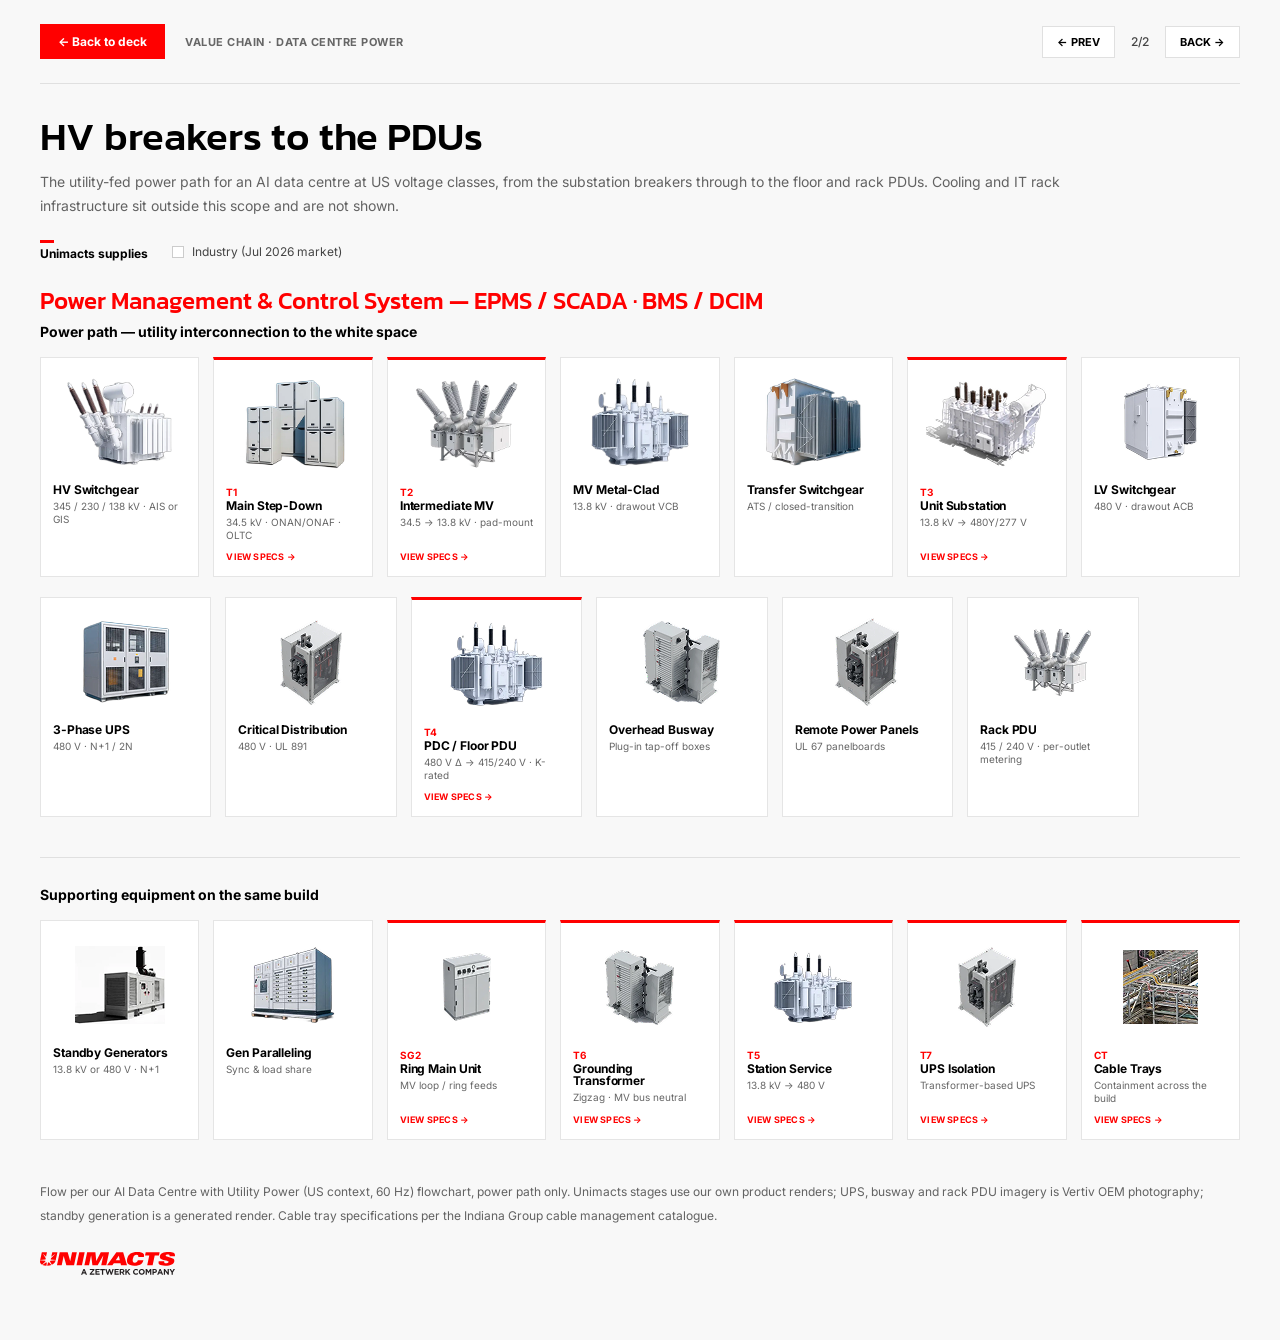
<file: hv-breakers-to-the-pdus.html>
<!DOCTYPE html>
<html lang="en">

<head>
  <meta charset="UTF-8" />
  <meta name="viewport" content="width=device-width, initial-scale=1.0" />
  <title>HV breakers to the PDUs – Unimacts Value Chain</title>
  <link rel="preconnect" href="https://fonts.googleapis.com" />
  <link rel="preconnect" href="https://fonts.gstatic.com" crossorigin />
  <link
    href="https://fonts.googleapis.com/css2?family=Kanit:wght@400;500;600&family=Inter:wght@400;500;600;700;800&display=swap"
    rel="stylesheet" />
  <style>
    * {
      box-sizing: border-box;
      margin: 0;
      padding: 0;
    }

    body {
      background-color: #F8F8F8;
      color: #000;
      font-family: 'Inter', sans-serif;
      -webkit-font-smoothing: antialiased;
      padding: 24px 40px 60px;
      min-height: 100vh;
    }

    .page-container {
      max-width: 1320px;
      margin: 0 auto;
    }

    /* Top Navigation Header */
    .top-nav {
      display: flex;
      align-items: center;
      justify-content: space-between;
      padding-bottom: 24px;
      border-bottom: 1px solid #E0E0E0;
      margin-bottom: 32px;
    }

    .top-left {
      display: flex;
      align-items: center;
      gap: 20px;
    }

    .btn-back {
      background-color: #FF0000;
      color: #FFF;
      font-family: 'Inter', sans-serif;
      font-size: 12px;
      font-weight: 700;
      text-decoration: none;
      padding: 10px 18px;
      border-radius: 0;
      display: inline-flex;
      align-items: center;
      gap: 6px;
      transition: background-color 0.2s ease;
    }

    .btn-back:hover {
      background-color: #D60000;
    }

    .nav-category {
      color: #666;
      font-size: 11px;
      font-weight: 700;
      letter-spacing: 0.5px;
      text-transform: uppercase;
    }

    .top-right-nav {
      display: flex;
      align-items: center;
      gap: 12px;
    }

    .nav-arrow-btn {
      background: #FFF;
      border: 1px solid #E0E0E0;
      color: #000;
      font-size: 11px;
      font-weight: 700;
      padding: 8px 14px;
      cursor: pointer;
      text-decoration: none;
      display: inline-flex;
      align-items: center;
      gap: 4px;
      transition: background 0.15s ease;
    }

    .nav-arrow-btn:hover {
      background: #F0F0F0;
    }

    .nav-page-num {
      font-size: 12px;
      font-weight: 500;
      color: #444;
      padding: 0 4px;
    }

    /* Title & Description */
    .title-block {
      margin-bottom: 24px;
    }

    .main-heading {
      color: #000;
      font-family: 'Kanit', sans-serif;
      font-size: 40px;
      font-style: normal;
      font-weight: 500;
      line-height: 100%;
      margin-bottom: 14px;
    }

    .main-description {
      color: #000;
      font-family: 'Inter', sans-serif;
      font-size: 14px;
      font-style: normal;
      font-weight: 400;
      line-height: 24px;
      width: 1091px;
      max-width: 100%;
      opacity: 0.6;
      margin-bottom: 24px;
    }

    /* Legend Bar */
    .legend-bar {
      display: flex;
      align-items: center;
      gap: 24px;
      margin-bottom: 28px;
    }

    .legend-item {
      display: flex;
      align-items: center;
      gap: 8px;
      font-size: 12px;
      font-weight: 700;
    }

    .legend-supplies {
      position: relative;
      padding-top: 4px;
    }

    .legend-supplies::before {
      content: "";
      display: block;
      width: 14px;
      height: 3px;
      background: #FF0000;
      position: absolute;
      top: -2px;
      left: 0;
    }

    .legend-industry {
      display: flex;
      align-items: center;
      gap: 8px;
      font-weight: 400;
      color: #444;
    }

    .legend-box {
      width: 12px;
      height: 12px;
      border: 1px solid #CCC;
      background: #FFF;
    }

    /* Red Banner & Subtitles */
    .red-banner-heading {
      color: #F00;
      font-family: 'Kanit', sans-serif;
      font-size: 24px;
      font-style: normal;
      font-weight: 500;
      line-height: 100%;
      margin-bottom: 12px;
    }

    .section-subtitle {
      color: #000;
      font-family: 'Inter', sans-serif;
      font-size: 14px;
      font-style: normal;
      font-weight: 700;
      line-height: 100%;
      margin-bottom: 18px;
    }

    /* Cards Flow Container */
    .flow-grid {
      display: flex;
      flex-direction: column;
      gap: 20px;
      margin-bottom: 40px;
    }

    .flow-row {
      display: grid;
      grid-template-columns: repeat(7, 1fr);
      gap: 14px;
    }

    .flow-row.row-2 {
      grid-template-columns: repeat(6, 1fr);
      max-width: calc((100% / 7 * 6) + 70px);
    }

    /* Stage Card */
    .stage-card {
      background: #FFF;
      border: 1px solid #E5E5E5;
      border-top: 1px solid #E5E5E5;
      padding: 14px 12px 14px;
      display: flex;
      flex-direction: column;
      min-height: 220px;
      position: relative;
      transition: transform 0.2s ease, box-shadow 0.2s ease;
    }

    .stage-card:hover {
      transform: translateY(-2px);
      box-shadow: 0 6px 16px rgba(0, 0, 0, 0.06);
    }

    .stage-card.is-unimacts {
      border-top: 3px solid #FF0000;
    }

    .stage-img-wrap {
      height: 100px;
      display: flex;
      align-items: center;
      justify-content: center;
      margin-bottom: 12px;
      background: #FFF;
    }

    .stage-img-wrap img {
      max-width: 100%;
      max-height: 90px;
      object-fit: contain;
    }

    .stage-code {
      font-size: 10px;
      font-weight: 700;
      margin-bottom: 2px;
      color: #FF0000;
    }

    .stage-title {
      color: #000;
      font-family: 'Inter', sans-serif;
      font-size: 12px;
      font-style: normal;
      font-weight: 700;
      line-height: 100%;
      letter-spacing: -0.12px;
      margin-bottom: 4px;
    }

    .stage-sub {
      color: #000;
      font-family: 'Inter', sans-serif;
      font-size: 10px;
      font-style: normal;
      font-weight: 400;
      line-height: 130%;
      color: #666;
    }

    .stage-specs-link {
      color: #FF0000;
      font-family: 'Inter', sans-serif;
      font-size: 9px;
      font-weight: 700;
      text-decoration: none;
      margin-top: auto;
      padding-top: 8px;
      display: inline-block;
      text-transform: uppercase;
      letter-spacing: 0.2px;
    }

    .stage-specs-link:hover {
      text-decoration: underline;
    }

    /* Supporting Equipment Section */
    .supporting-section {
      border-top: 1px solid #E0E0E0;
      padding-top: 30px;
      margin-bottom: 40px;
    }

    /* Footer Note & Logo */
    .page-footer {
      margin-top: 30px;
    }

    .footer-note {
      color: #000;
      font-family: 'Inter', sans-serif;
      font-size: 12px;
      font-style: normal;
      font-weight: 400;
      line-height: 24px;
      width: 1312px;
      max-width: 100%;
      opacity: 0.6;
      margin-bottom: 24px;
    }

    .footer-logo-wrap {
      display: inline-block;
    }

    .footer-logo-wrap svg {
      width: 135px;
      height: 24px;
      display: block;
    }

    /* Responsive adjustments */
    @media (max-width: 1100px) {
      .flow-row, .flow-row.row-2 {
        grid-template-columns: repeat(4, 1fr);
        max-width: 100%;
      }
    }

    @media (max-width: 768px) {
      body {
        padding: 16px 20px 40px;
      }
      .flow-row, .flow-row.row-2 {
        grid-template-columns: repeat(2, 1fr);
      }
      .main-heading {
        font-size: 28px;
      }
      .red-banner-heading {
        font-size: 18px;
      }
    }
  </style>
</head>

<body>
  <div class="page-container">

    <!-- Top Navigation Header -->
    <header class="top-nav">
      <div class="top-left">
        <a href="index.html" class="btn-back">← Back to deck</a>
        <span class="nav-category">VALUE CHAIN · DATA CENTRE POWER</span>
      </div>
      <div class="top-right-nav">
        <a href="sunlight-to-the-meter.html" class="nav-arrow-btn">← PREV</a>
        <span class="nav-page-num">2/2</span>
        <a href="index.html" class="nav-arrow-btn">BACK →</a>
      </div>
    </header>

    <!-- Main Title & Description -->
    <section class="title-block">
      <h1 class="main-heading">HV breakers to the PDUs</h1>
      <p class="main-description">
        The utility-fed power path for an AI data centre at US voltage classes, from the substation breakers through to
        the floor and rack PDUs. Cooling and IT rack infrastructure sit outside this scope and are not shown.
      </p>

      <!-- Legend -->
      <div class="legend-bar">
        <div class="legend-item legend-supplies">Unimacts supplies</div>
        <div class="legend-item legend-industry">
          <span class="legend-box"></span> Industry (Jul 2026 market)
        </div>
      </div>
    </section>

    <!-- Red Banner Title -->
    <h2 class="red-banner-heading">Power Management &amp; Control System — EPMS / SCADA · BMS / DCIM</h2>
    <h3 class="section-subtitle">Power path — utility interconnection to the white space</h3>

    <!-- Primary Power Path Cards -->
    <section class="flow-grid">
      <!-- Row 1: Cards 1 to 7 -->
      <div class="flow-row">
        <!-- 1. HV Switchgear -->
        <article class="stage-card">
          <div class="stage-img-wrap">
            <img src="public/prod1.png" alt="HV Switchgear" onerror="this.src='public/hv10.png'">
          </div>
          <h3 class="stage-title">HV Switchgear</h3>
          <p class="stage-sub">345 / 230 / 138 kV · AIS or GIS</p>
        </article>

        <!-- 2. Main Step-Down -->
        <article class="stage-card is-unimacts">
          <div class="stage-img-wrap">
            <img src="public/prod2.png" alt="Main Step-Down" onerror="this.src='public/hv10.png'">
          </div>
          <span class="stage-code">T1</span>
          <h3 class="stage-title">Main Step-Down</h3>
          <p class="stage-sub">34.5 kV · ONAN/ONAF · OLTC</p>
          <a href="#" class="stage-specs-link">VIEW SPECS →</a>
        </article>

        <!-- 3. Intermediate MV -->
        <article class="stage-card is-unimacts">
          <div class="stage-img-wrap">
            <img src="public/prod3.png" alt="Intermediate MV" onerror="this.src='public/hv10.png'">
          </div>
          <span class="stage-code">T2</span>
          <h3 class="stage-title">Intermediate MV</h3>
          <p class="stage-sub">34.5 → 13.8 kV · pad-mount</p>
          <a href="#" class="stage-specs-link">VIEW SPECS →</a>
        </article>

        <!-- 4. MV Metal-Clad -->
        <article class="stage-card">
          <div class="stage-img-wrap">
            <img src="public/prod4.png" alt="MV Metal-Clad" onerror="this.src='public/hv10.png'">
          </div>
          <h3 class="stage-title">MV Metal-Clad</h3>
          <p class="stage-sub">13.8 kV · drawout VCB</p>
        </article>

        <!-- 5. Transfer Switchgear -->
        <article class="stage-card">
          <div class="stage-img-wrap">
            <img src="public/prod5.png" alt="Transfer Switchgear" onerror="this.src='public/hv10.png'">
          </div>
          <h3 class="stage-title">Transfer Switchgear</h3>
          <p class="stage-sub">ATS / closed-transition</p>
        </article>

        <!-- 6. Unit Substation -->
        <article class="stage-card is-unimacts">
          <div class="stage-img-wrap">
            <img src="public/prod6.png" alt="Unit Substation" onerror="this.src='public/hv10.png'">
          </div>
          <span class="stage-code">T3</span>
          <h3 class="stage-title">Unit Substation</h3>
          <p class="stage-sub">13.8 kV → 480Y/277 V</p>
          <a href="#" class="stage-specs-link">VIEW SPECS →</a>
        </article>

        <!-- 7. LV Switchgear -->
        <article class="stage-card">
          <div class="stage-img-wrap">
            <img src="public/prod7.png" alt="LV Switchgear" onerror="this.src='public/hv10.png'">
          </div>
          <h3 class="stage-title">LV Switchgear</h3>
          <p class="stage-sub">480 V · drawout ACB</p>
        </article>
      </div>

      <!-- Row 2: Cards 8 to 13 -->
      <div class="flow-row row-2">
        <!-- 8. 3-Phase UPS -->
        <article class="stage-card">
          <div class="stage-img-wrap">
            <img src="public/prod8.png" alt="3-Phase UPS" onerror="this.src='public/hv10.png'">
          </div>
          <h3 class="stage-title">3-Phase UPS</h3>
          <p class="stage-sub">480 V · N+1 / 2N</p>
        </article>

        <!-- 9. Critical Distribution -->
        <article class="stage-card">
          <div class="stage-img-wrap">
            <img src="public/prod9.png" alt="Critical Distribution" onerror="this.src='public/hv10.png'">
          </div>
          <h3 class="stage-title">Critical Distribution</h3>
          <p class="stage-sub">480 V · UL 891</p>
        </article>

        <!-- 10. PDC / Floor PDU -->
        <article class="stage-card is-unimacts">
          <div class="stage-img-wrap">
            <img src="public/prod10.png" alt="PDC / Floor PDU" onerror="this.src='public/hv10.png'">
          </div>
          <span class="stage-code">T4</span>
          <h3 class="stage-title">PDC / Floor PDU</h3>
          <p class="stage-sub">480 V Δ → 415/240 V · K-rated</p>
          <a href="#" class="stage-specs-link">VIEW SPECS →</a>
        </article>

        <!-- 11. Overhead Busway -->
        <article class="stage-card">
          <div class="stage-img-wrap">
            <img src="public/prod11.png" alt="Overhead Busway" onerror="this.src='public/hv10.png'">
          </div>
          <h3 class="stage-title">Overhead Busway</h3>
          <p class="stage-sub">Plug-in tap-off boxes</p>
        </article>

        <!-- 12. Remote Power Panels -->
        <article class="stage-card">
          <div class="stage-img-wrap">
            <img src="public/prod12.png" alt="Remote Power Panels" onerror="this.src='public/hv10.png'">
          </div>
          <h3 class="stage-title">Remote Power Panels</h3>
          <p class="stage-sub">UL 67 panelboards</p>
        </article>

        <!-- 13. Rack PDU -->
        <article class="stage-card">
          <div class="stage-img-wrap">
            <img src="public/prod13.png" alt="Rack PDU" onerror="this.src='public/hv10.png'">
          </div>
          <h3 class="stage-title">Rack PDU</h3>
          <p class="stage-sub">415 / 240 V · per-outlet metering</p>
        </article>
      </div>
    </section>

    <!-- Supporting Equipment Section -->
    <section class="supporting-section">
      <h3 class="section-subtitle">Supporting equipment on the same build</h3>
      <div class="flow-row">
        <!-- 1. Standby Generators -->
        <article class="stage-card">
          <div class="stage-img-wrap">
            <img src="public/sup_hv1.png" alt="Standby Generators" onerror="this.src='public/hv10.png'">
          </div>
          <h3 class="stage-title">Standby Generators</h3>
          <p class="stage-sub">13.8 kV or 480 V · N+1</p>
        </article>

        <!-- 2. Gen Paralleling -->
        <article class="stage-card">
          <div class="stage-img-wrap">
            <img src="public/sup_hv2.png" alt="Gen Paralleling" onerror="this.src='public/hv10.png'">
          </div>
          <h3 class="stage-title">Gen Paralleling</h3>
          <p class="stage-sub">Sync &amp; load share</p>
        </article>

        <!-- 3. Ring Main Unit -->
        <article class="stage-card is-unimacts">
          <div class="stage-img-wrap">
            <img src="public/sup_hv3.png" alt="Ring Main Unit" onerror="this.src='public/hv10.png'">
          </div>
          <span class="stage-code">SG2</span>
          <h3 class="stage-title">Ring Main Unit</h3>
          <p class="stage-sub">MV loop / ring feeds</p>
          <a href="#" class="stage-specs-link">VIEW SPECS →</a>
        </article>

        <!-- 4. Grounding Transformer -->
        <article class="stage-card is-unimacts">
          <div class="stage-img-wrap">
            <img src="public/sup_hv4.png" alt="Grounding Transformer" onerror="this.src='public/hv10.png'">
          </div>
          <span class="stage-code">T6</span>
          <h3 class="stage-title">Grounding Transformer</h3>
          <p class="stage-sub">Zigzag · MV bus neutral</p>
          <a href="#" class="stage-specs-link">VIEW SPECS →</a>
        </article>

        <!-- 5. Station Service -->
        <article class="stage-card is-unimacts">
          <div class="stage-img-wrap">
            <img src="public/sup_hv5.png" alt="Station Service" onerror="this.src='public/hv10.png'">
          </div>
          <span class="stage-code">T5</span>
          <h3 class="stage-title">Station Service</h3>
          <p class="stage-sub">13.8 kV → 480 V</p>
          <a href="#" class="stage-specs-link">VIEW SPECS →</a>
        </article>

        <!-- 6. UPS Isolation -->
        <article class="stage-card is-unimacts">
          <div class="stage-img-wrap">
            <img src="public/sup_hv6.png" alt="UPS Isolation" onerror="this.src='public/hv10.png'">
          </div>
          <span class="stage-code">T7</span>
          <h3 class="stage-title">UPS Isolation</h3>
          <p class="stage-sub">Transformer-based UPS</p>
          <a href="#" class="stage-specs-link">VIEW SPECS →</a>
        </article>

        <!-- 7. Cable Trays -->
        <article class="stage-card is-unimacts">
          <div class="stage-img-wrap">
            <img src="public/sup_hv7.png" alt="Cable Trays" onerror="this.src='public/hv10.png'">
          </div>
          <span class="stage-code">CT</span>
          <h3 class="stage-title">Cable Trays</h3>
          <p class="stage-sub">Containment across the build</p>
          <a href="#" class="stage-specs-link">VIEW SPECS →</a>
        </article>
      </div>
    </section>

    <!-- Footer Note & Logo -->
    <footer class="page-footer">
      <p class="footer-note">
        Flow per our AI Data Centre with Utility Power (US context, 60 Hz) flowchart, power path only. Unimacts stages use
        our own product renders; UPS, busway and rack PDU imagery is Vertiv OEM photography; standby generation is a generated
        render. Cable tray specifications per the Indiana Group cable management catalogue.
      </p>
      <div class="footer-logo-wrap">
        <svg xmlns="http://www.w3.org/2000/svg" width="90" height="16" viewBox="0 0 90 16" fill="none">
          <path d="M28.9661 11.3018H29.7297L31.3445 15.1103H30.4796L30.1351 14.2634H28.5427L28.1981 15.1103H27.3535L28.9684 11.3018H28.9661ZM29.8355 13.527L29.3355 12.3017L28.8355 13.527H29.8378H29.8355Z" fill="#231F20"/>
          <path d="M33.1572 14.4774L35.2293 12.0585H33.2225V11.3311H36.2946V11.9617L34.2225 14.3806H36.2946V15.1103H33.1572V14.4797V14.4774Z" fill="#231F20"/>
          <path d="M36.9434 11.3291H39.7789V12.0701H37.7609V12.8358H39.5357V13.5768H37.7609V14.3696H39.806V15.1106H36.9434V11.3314V11.3291Z" fill="#231F20"/>
          <path d="M41.2909 12.0948H40.1445V11.3291H43.2661V12.0948H42.1198V15.1084H41.2909V12.0948Z" fill="#231F20"/>
          <path d="M43.4749 11.329H44.3623L45.1416 13.8875L45.9862 11.3154H46.6956L47.5402 13.8875L48.3195 11.329H49.1844L47.8983 15.1352H47.1776L46.3285 12.6623L45.4794 15.1352H44.7587L43.4727 11.329H43.4749Z" fill="#231F20"/>
          <path d="M49.667 11.3291H52.5026V12.0701H50.4846V12.8358H52.2593V13.5768H50.4846V14.3696H52.5296V15.1106H49.6692V11.3314L49.667 11.3291Z" fill="#231F20"/>
          <path d="M53.1373 11.3291H54.858C55.3355 11.3291 55.7004 11.4575 55.9549 11.712C56.1711 11.9282 56.2769 12.2165 56.2769 12.5746V12.5858C56.2769 12.8922 56.2026 13.1421 56.054 13.3336C55.9053 13.525 55.7094 13.6669 55.4707 13.757L56.3896 15.1084H55.4211L54.6125 13.8989H53.9617V15.1084H53.1328V11.3291H53.1351H53.1373ZM54.8062 13.1647C55.0112 13.1647 55.1666 13.1151 55.277 13.0183C55.3873 12.9214 55.4414 12.7908 55.4414 12.6287V12.6174C55.4414 12.4372 55.3851 12.3021 55.2702 12.212C55.1553 12.1219 54.9954 12.0768 54.7905 12.0768H53.9661V13.1624H54.8062V13.1647Z" fill="#231F20"/>
          <path d="M56.8916 11.3289H57.7204V12.9821L59.2497 11.3289H60.2497L58.7159 12.9325L60.3196 15.1082H59.324L58.1574 13.4978L57.7204 13.9505V15.1059H56.8916V11.3267V11.3289Z" fill="#231F20"/>
          <path d="M63.9302 15.1736C63.6531 15.1736 63.3987 15.124 63.1599 15.0227C62.9234 14.9213 62.7185 14.7839 62.5473 14.6105C62.3761 14.4371 62.241 14.2299 62.1441 13.9911C62.0473 13.7547 62 13.5002 62 13.2299V13.2186C62 12.9484 62.0496 12.6961 62.1441 12.4596C62.241 12.2231 63.3761 12.0159 62.5473 11.838C62.7185 11.6601 62.9257 11.5204 63.1667 11.4168C63.4077 11.3155 63.6734 11.2637 63.9617 11.2637C64.1374 11.2637 64.2973 11.2772 64.4437 11.3065C64.5901 11.3357 64.7207 11.3763 64.8378 11.4258C64.9549 11.4754 65.0653 11.5362 65.1667 11.6083C65.2658 11.6803 65.3604 11.7592 65.446 11.8447L64.9189 12.4551C64.7725 12.3222 64.6216 12.2186 64.4685 12.1421C64.3153 12.0655 64.1442 12.0294 63.955 12.0294C63.7973 12.0294 63.6509 12.061 63.5158 12.1218C63.3806 12.1826 63.2658 12.2682 63.1689 12.3763C63.0721 12.4844 62.9978 12.6105 62.9437 12.7524C62.8897 12.8943 62.8626 13.0475 62.8626 13.2096V13.2209C62.8626 13.383 62.8897 13.5362 62.9437 13.6803C62.9978 13.8245 63.0721 13.9506 63.1667 14.0587C63.2613 14.1668 63.3761 14.2522 63.5113 14.3155C63.6464 14.3785 63.7951 14.4101 63.955 14.4101C64.1712 14.4101 64.3513 14.3695 64.5 14.2907C64.6486 14.2119 64.7973 14.1038 64.9437 13.9664L65.4707 14.5002C65.3739 14.606 65.2725 14.6984 65.1689 14.7817C65.0653 14.865 64.9505 14.9348 64.8288 14.9956C64.705 15.0565 64.5698 15.1015 64.4234 15.1308C64.277 15.1623 64.1126 15.1781 63.9302 15.1781V15.1736Z" fill="#231F20"/>
          <path d="M67.8308 15.1738C67.5402 15.1738 67.2722 15.122 67.0289 15.0206C66.7834 14.9193 66.574 14.7796 66.3961 14.6062C66.2181 14.4305 66.0808 14.2278 65.9817 13.9913C65.8848 13.7548 65.833 13.5026 65.833 13.2323V13.2211C65.833 12.9508 65.8826 12.6985 65.9839 12.462C66.0853 12.2256 66.2227 12.0184 66.4006 11.8404C66.5785 11.6625 66.7902 11.5229 67.0357 11.4193C67.2812 11.3179 67.5492 11.2661 67.8398 11.2661C68.1303 11.2661 68.3983 11.3179 68.6416 11.4193C68.8871 11.5206 69.0965 11.6603 69.2745 11.8337C69.4524 12.0094 69.5898 12.2121 69.6889 12.4485C69.788 12.685 69.8375 12.9373 69.8375 13.2076V13.2188C69.8375 13.4891 69.788 13.7413 69.6866 13.9778C69.5853 14.2143 69.4479 14.4215 69.2699 14.5995C69.092 14.7774 68.8825 14.917 68.6348 15.0206C68.3893 15.122 68.1213 15.1738 67.8308 15.1738ZM67.8398 14.4057C68.0042 14.4057 68.1573 14.3742 68.297 14.3134C68.4366 14.2526 68.556 14.167 68.6551 14.0589C68.7542 13.9508 68.8307 13.8247 68.887 13.6828C68.9434 13.5409 68.9704 13.3877 68.9704 13.2256V13.2143C68.9704 13.0522 68.9434 12.899 68.887 12.7548C68.8307 12.6107 68.7519 12.4846 68.6506 12.3765C68.5492 12.2684 68.4276 12.1828 68.288 12.1197C68.1483 12.0567 67.9952 12.0251 67.8308 12.0251C67.6663 12.0251 67.5087 12.0567 67.3713 12.1175C67.2339 12.1783 67.1145 12.2639 67.0154 12.372C66.9163 12.4801 66.8398 12.6062 66.7835 12.7481C66.7271 12.89 66.7001 13.0431 66.7001 13.2053V13.2166C66.7001 13.3787 66.7271 13.5319 66.7835 13.676C66.8398 13.8202 66.9186 13.9463 67.0199 14.0544C67.1213 14.1625 67.2429 14.2481 67.3803 14.3112C67.5177 14.3742 67.6709 14.4057 67.8398 14.4057Z" fill="#231F20"/>
          <path d="M70.4395 11.3291H71.3336L72.3246 12.9282L73.3156 11.3291H74.2097V15.1084H73.3922V12.6399L72.3314 14.2548H72.3111L71.2615 12.6557V15.1084H70.444V11.3291H70.4395Z" fill="#231F20"/>
          <path d="M74.9756 11.3289H76.5139C76.7391 11.3289 76.9418 11.3604 77.1197 11.4235C77.2977 11.4866 77.4486 11.5767 77.5724 11.6893C77.6963 11.8041 77.7932 11.9438 77.8585 12.1014C77.9238 12.2591 77.9576 12.4393 77.9576 12.6329V12.6442C77.9576 12.8649 77.917 13.0564 77.8382 13.223C77.5794 13.3897 77.6513 13.5271 77.5139 13.6375C77.3765 13.7478 77.2143 13.8334 77.0296 13.8875C76.845 13.9438 76.6468 13.9708 76.435 13.9708H75.8067V15.1059H74.9778V11.3267L74.9756 11.3289ZM76.4598 13.2343C76.667 13.2343 76.8292 13.1803 76.9441 13.0699C77.0589 12.9595 77.1152 12.8244 77.1152 12.6622V12.651C77.1152 12.464 77.0567 12.3222 76.9351 12.2253C76.8157 12.1285 76.6513 12.0789 76.4441 12.0789H75.8044V13.2343H76.4598Z" fill="#231F20"/>
          <path d="M79.7249 11.3018H80.4884L82.1033 15.1103H81.2384L80.8938 14.2634H79.3015L78.9569 15.1103H78.1123L79.7272 11.3018H79.7249ZM80.5965 13.527L80.0965 12.3017L79.5965 13.527H80.5988H80.5965Z" fill="#231F20"/>
          <path d="M82.5491 11.3291H83.3126L85.0761 13.6557V11.3291H85.8937V15.1084H85.1888L83.3644 12.7052V15.1084H82.5469V11.3291H82.5491Z" fill="#231F20"/>
          <path d="M87.7255 13.6196L86.2773 11.3291H87.2458L88.1444 12.8471L89.0589 11.3291H90.0003L88.5521 13.6039V15.1106H87.7233V13.6219L87.7255 13.6196Z" fill="#231F20"/>
          <path d="M20.1168 5.99106L18.4524 0.229794H13.1416L11.3105 8.87619H14.4614L15.7655 2.71853H15.7903L17.5651 8.87394H22.7092L24.5403 0.227539H21.3894L20.1687 5.9888H20.1168V5.99106Z" fill="#FF0000"/>
          <path d="M29.7883 0.229492H26.1621L24.3311 8.87589H27.9594L29.7883 0.229492Z" fill="#FF0000"/>
          <path d="M34.9388 8.87608H38.4478L42.1888 2.37383H42.2136L40.8375 8.87833H44.2023L46.0334 0.231934H40.5086L37.5379 6.02697H37.5131L36.9388 0.231934H31.4366L29.6055 8.87833H32.6843L34.0627 2.37607H34.0987L34.9411 8.87833L34.9388 8.87608Z" fill="#FF0000"/>
          <path d="M55.4324 0.229492H50.9099L44.6914 8.87589H48.2477L49.2207 7.43895H53.6711L54 8.87589H57.9977L55.4324 0.229492ZM52.5247 2.52903L53.2229 5.54706H50.491L52.5247 2.52903Z" fill="#FF0000"/>
          <path d="M58.1192 4.55406C57.5336 7.31983 58.5764 9.10361 62.8962 9.10361C64.7453 9.10361 66.5246 8.69594 67.689 7.76125C68.4931 7.11486 68.7363 6.35811 68.9255 5.58109H65.225C64.9525 6.69595 64.3084 7.20946 63.2093 7.20946C61.8016 7.20946 61.5832 5.98874 61.8872 4.55181C61.9187 4.39865 62.1417 3.69594 62.2521 3.41892C62.6147 2.50901 63.3219 1.8919 64.3377 1.8919C65.2971 1.8919 65.653 2.3536 65.5449 3.37612C66.5111 3.36486 67.4818 3.35811 68.457 3.35135C68.7251 3.35135 68.9908 3.34684 69.2543 3.34684C69.4908 2.14414 69.4165 1.62838 68.9976 1.12613C68.3985 0.407658 66.9796 0 64.8196 0C60.8129 0 59.0696 1.7027 58.4345 3.48648C58.3422 3.74774 58.1417 4.42343 58.1147 4.55181L58.1192 4.55406Z" fill="#FF0000"/>
          <path d="M76.4794 2.3376H79.3082L79.7541 0.229492H70.4704L70.0244 2.3376H72.8533L71.4681 8.87589H75.0965L76.4816 2.3376H76.4794Z" fill="#FF0000"/>
          <path d="M86.0248 3.44594C85.009 3.1554 84.0834 2.97748 83.8784 2.73198C83.7906 2.63739 83.7793 2.46847 83.8063 2.33558C83.9009 1.89189 84.3671 1.6036 85.1306 1.6036C85.5833 1.6036 85.928 1.66441 86.1419 1.8446C86.3671 2.02478 86.4572 2.32432 86.3806 2.8018H89.937C90.2658 1.01802 89.3716 0 85.7095 0C82.2613 0 80.3514 0.85135 79.9505 2.74324C79.9212 2.87838 79.8874 3.02252 79.8874 3.16892C79.8874 3.49324 79.991 3.98424 80.2388 4.25225C81.1802 5.27027 85.2117 5.67794 85.5833 6.22974C85.6577 6.33785 85.6892 6.47072 85.6554 6.62612C85.509 7.32207 84.6599 7.50001 83.9077 7.50001C83.4302 7.50001 83.1351 7.38063 82.9437 7.15315C82.7658 6.92568 82.7433 6.57658 82.8333 6.0991H79.1329C78.8649 7.70271 78.7951 9.10587 83.473 9.10587C87.3987 9.10587 89.1351 8.0045 89.5 6.29054C89.6779 5.4527 89.4369 4.97973 89.1599 4.68468C88.6599 4.1554 86.6622 3.62612 86.0271 3.44594H86.0248Z" fill="#FF0000"/>
          <path d="M3.54281 5.80168L0.105875 5.4751L0.0653357 5.66655C-0.135115 6.60348 0.0788443 7.76563 1.36938 8.46834L3.6374 6.29492C3.57885 6.14177 3.54732 5.9751 3.54281 5.80168Z" fill="#FF0000"/>
          <path d="M4.09235 6.87793L1.63965 8.60539C2.28154 8.88917 3.15316 9.06936 4.30181 9.08963L4.54506 7.08512C4.37164 7.04233 4.22299 6.96802 4.09461 6.87793H4.09235Z" fill="#FF0000"/>
          <path d="M5.36711 7.08286L4.75 9.09188C5.90766 9.06936 6.85585 8.89143 7.61937 8.60764L5.90541 6.87793C5.73424 6.97027 5.55405 7.04007 5.36711 7.08286Z" fill="#FF0000"/>
          <path d="M6.92086 5.80168C6.83978 5.97735 6.73618 6.14402 6.6123 6.29492L7.9524 8.46834C9.54474 7.76563 10.2542 6.60348 10.4546 5.66655L10.4952 5.4751L6.92086 5.80168Z" fill="#FF0000"/>
          <path d="M7.32185 4.17319C7.25879 4.47049 7.19799 4.7475 7.14844 4.98174L10.5313 5.30157C10.957 3.31508 11.6169 0.229492 11.6169 0.229492H8.17321C8.17321 0.229492 7.84437 1.75202 7.53356 3.20021L10.5696 1.06057L7.32411 4.17093L7.32185 4.17319Z" fill="#FF0000"/>
          <path d="M3.83305 4.17337L1.91863 1.06302L4.04026 3.20265C4.34882 1.7522 4.67089 0.231934 4.67089 0.231934H1.22719C1.22719 0.231934 0.567277 3.31526 0.141602 5.304L3.66187 4.98418C3.71142 4.74769 3.76998 4.47293 3.8353 4.17563L3.83305 4.17337Z" fill="#FF0000"/>
        </svg>
      </div>
    </footer>

  </div>
</body>

</html>
</file>
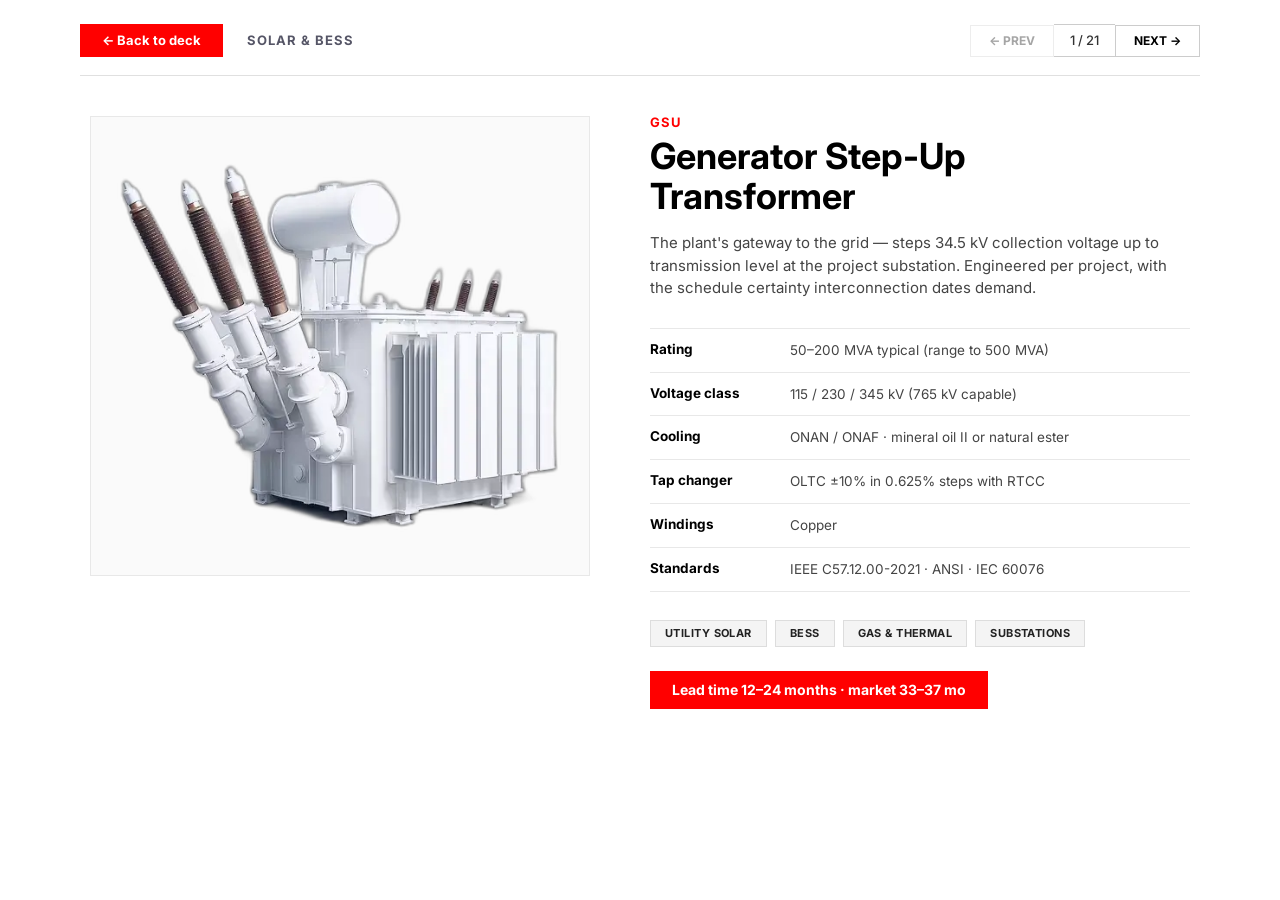
<file: product.html>
<!DOCTYPE html>
<html lang="en">

<head>
  <meta charset="UTF-8" />
  <meta name="viewport" content="width=device-width, initial-scale=1.0" />
  <title>Product Details – Unimacts</title>
  <link rel="preconnect" href="https://fonts.googleapis.com" />
  <link rel="preconnect" href="https://fonts.gstatic.com" crossorigin />
  <link
    href="https://fonts.googleapis.com/css2?family=Kanit:wght@400;500;600&family=Inter:wght@400;500;600;700;800&display=swap"
    rel="stylesheet" />
  <link rel="stylesheet" href="style.css" />
  <style>
    /* Standalone Product Page Specific Styles */
    body {
      background: #fff;
      color: #111;
      font-family: Inter, sans-serif;
      margin: 0;
      padding: 0;
      min-height: 100vh;
    }

    .product-standalone {
      width: 100%;
      max-width: 1200px;
      margin: 0 auto;
      padding: 24px 40px 60px;
      box-sizing: border-box;
    }

    .ps-header {
      display: flex;
      align-items: center;
      justify-content: space-between;
      padding-bottom: 18px;
      border-bottom: 1px solid #e0e0e0;
      margin-bottom: 40px;
    }

    .ps-back {
      background: #FF0000;
      color: #fff;
      border: none;
      padding: 10px 22px;
      font: 700 13px/1 Inter, sans-serif;
      cursor: pointer;
      text-decoration: none;
      display: inline-flex;
      align-items: center;
      gap: 6px;
      transition: background 0.15s;
    }

    .ps-back:hover {
      background: #d00000;
    }

    .ps-header-left {
      display: flex;
      align-items: center;
      gap: 24px;
    }

    .ps-category {
      font: 700 13px/1 Inter, sans-serif;
      letter-spacing: 0.08em;
      color: #555566;
      text-transform: uppercase;
    }

    .ps-nav {
      display: flex;
      align-items: center;
      gap: 0;
    }

    .ps-nav-btn {
      background: #fff;
      border: 1px solid #ccc;
      padding: 9px 18px;
      font: 700 12px/1 Inter, sans-serif;
      cursor: pointer;
      color: #000;
      text-transform: uppercase;
      transition: background 0.15s;
    }

    .ps-nav-btn:hover:not(:disabled) {
      background: #f5f5f5;
    }

    .ps-nav-btn:disabled {
      opacity: 0.35;
      cursor: default;
    }

    .ps-counter {
      border-top: 1px solid #ccc;
      border-bottom: 1px solid #ccc;
      padding: 9px 16px;
      font: 500 13px/1 Inter, sans-serif;
      color: #333;
      white-space: nowrap;
      background: #fff;
    }

    .ps-body {
      display: flex;
      align-items: flex-start;
      justify-content: center;
      gap: 60px;
    }

    .ps-image-wrap {
      flex: 0 0 500px;
      width: 500px;
      height: 460px;
      background: #fafafa;
      border: 1px solid #e8e8e8;
      display: flex;
      align-items: center;
      justify-content: center;
      padding: 24px;
      box-sizing: border-box;
    }

    .ps-image {
      max-width: 100%;
      max-height: 100%;
      object-fit: contain;
    }

    .ps-details {
      flex: 1;
      max-width: 540px;
      display: flex;
      flex-direction: column;
    }

    .ps-code {
      font: 700 13px/1 Inter, sans-serif;
      letter-spacing: 0.06em;
      color: #FF0000;
      text-transform: uppercase;
      margin-bottom: 8px;
      display: block;
    }

    .ps-name {
      font: 700 36px/1.1 Inter, sans-serif;
      color: #000;
      margin-bottom: 16px;
    }

    .ps-desc {
      font: 400 15px/1.5 Inter, sans-serif;
      color: #444;
      margin-bottom: 28px;
    }

    .ps-specs {
      width: 100%;
      border-collapse: collapse;
      margin-bottom: 28px;
    }

    .ps-specs tr {
      border-top: 1px solid #e8e8e8;
    }

    .ps-specs tr:last-child {
      border-bottom: 1px solid #e8e8e8;
    }

    .ps-spec-label {
      font: 700 13.5px/1.3 Inter, sans-serif;
      color: #000;
      padding: 12px 16px 12px 0;
      width: 140px;
      vertical-align: top;
    }

    .ps-spec-val {
      font: 400 13.5px/1.4 Inter, sans-serif;
      color: #444;
      padding: 12px 0;
    }

    .ps-tags {
      display: flex;
      flex-wrap: wrap;
      gap: 8px;
      margin-bottom: 24px;
    }

    .ps-tag {
      background: #f4f4f4;
      border: 1px solid #ddd;
      padding: 7px 14px;
      font: 700 11px/1 Inter, sans-serif;
      letter-spacing: 0.04em;
      color: #222;
      text-transform: uppercase;
    }

    .ps-lead {
      display: inline-block;
      width: fit-content;
      background: #FF0000;
      padding: 12px 22px;
      font: 700 14px/1 Inter, sans-serif;
      color: #fff;
    }

    .ps-nav-bottom {
      display: none;
    }

    /* Mobile RWD Rules */
    @media (max-width: 768px) {
      .product-standalone {
        padding: 16px 16px 40px;
      }

      .ps-header {
        padding-bottom: 12px;
        margin-bottom: 20px;
        border-bottom: 1px solid #ebebeb;
      }

      .ps-back {
        padding: 10px 16px;
        font-size: 13px;
      }

      .ps-body {
        flex-direction: column;
        gap: 20px;
        align-items: stretch;
      }

      .ps-image-wrap {
        width: 100%;
        height: 260px;
        flex: none;
        padding: 16px;
        border: none;
      }

      .ps-details {
        max-width: 100%;
      }

      .ps-name {
        font-size: 22px;
        margin-bottom: 10px;
      }

      .ps-desc {
        font-size: 13px;
        margin-bottom: 20px;
      }

      .ps-specs {
        margin-bottom: 20px;
      }

      .ps-spec-label {
        font-size: 13px;
        width: 40%;
      }

      .ps-spec-val {
        font-size: 13px;
        width: 60%;
      }

      .ps-tags {
        display: grid;
        grid-template-columns: 1fr 1fr;
        gap: 8px;
        margin-bottom: 20px;
      }

      .ps-tag {
        text-align: center;
        justify-content: center;
        padding: 10px 8px;
        border: none;
      }

      .ps-lead {
        display: block;
        width: 100%;
        text-align: center;
        box-sizing: border-box;
        margin-bottom: 20px;
      }

      .ps-category {
        display: none;
      }

      .ps-nav-top {
        display: none;
      }

      .ps-nav-bottom {
        display: flex;
        align-items: center;
        justify-content: space-between;
        padding-top: 16px;
        border-top: 1px solid #ebebeb;
        margin-top: 10px;
        width: 100%;
      }
    }
  </style>
</head>

<body>
  <div class="product-standalone">
    <header class="ps-header">
      <div class="ps-header-left">
        <a class="ps-back" href="index.html">← Back to deck</a>
        <span class="ps-category" id="ps-category">SOLAR & BESS</span>
      </div>
      <nav class="ps-nav ps-nav-top">
        <button class="ps-nav-btn" id="ps-prev">← Prev</button>
        <span class="ps-counter" id="ps-counter">1 / 21</span>
        <button class="ps-nav-btn" id="ps-next">Next →</button>
      </nav>
    </header>

    <main class="ps-body">
      <div class="ps-image-wrap">
        <img class="ps-image" id="ps-image" src="" alt="" />
      </div>
      <div class="ps-details">
        <span class="ps-code" id="ps-code"></span>
        <h2 class="ps-name" id="ps-name"></h2>
        <p class="ps-desc" id="ps-desc"></p>
        <table class="ps-specs" id="ps-specs"></table>
        <div class="ps-tags" id="ps-tags"></div>
        <div class="ps-lead" id="ps-lead"></div>

        <nav class="ps-nav ps-nav-bottom">
          <button class="ps-nav-btn" id="ps-prev-bottom">← Prev</button>
          <span class="ps-counter" id="ps-counter-bottom">1 / 21</span>
          <button class="ps-nav-btn" id="ps-next-bottom">Next →</button>
        </nav>
      </div>
    </main>
  </div>

  <script>
    (() => {
      const PRODUCTS = [
        {
          code: 'GSU', name: 'Generator Step-Up\nTransformer', category: 'SOLAR & BESS',
          desc: 'The plant\'s gateway to the grid — steps 34.5 kV collection voltage up to transmission level at the project substation. Engineered per project, with the schedule certainty interconnection dates demand.',
          specs: [
            ['Rating', '50–200 MVA typical (range to 500 MVA)'],
            ['Voltage class', '115 / 230 / 345 kV (765 kV capable)'],
            ['Cooling', 'ONAN / ONAF · mineral oil II or natural ester'],
            ['Tap changer', 'OLTC ±10% in 0.625% steps with RTCC'],
            ['Windings', 'Copper'],
            ['Standards', 'IEEE C57.12.00-2021 · ANSI · IEC 60076'],
          ],
          tags: ['UTILITY SOLAR', 'BESS', 'GAS & THERMAL', 'SUBSTATIONS'],
          lead: 'Lead time 12–24 months · market 33–37 mo',
          img: 'public/prod_big.png'
        },
        {
          code: 'MVS', name: 'MV Switchgear &\nReclosers', category: 'SOLAR & BESS',
          desc: 'Collection-system switching and protection at 34.5 kV — RMU loops, arc-resistant lineups and reclosers with IEC 61850 communication for full SCADA integration.',
          specs: [
            ['Voltage', '34.5 kV collection system'],
            ['Configuration', 'RMU, arc-resistant, load-break'],
            ['Interrupting', 'Vacuum or SF₆ · 25 kA'],
            ['Protection', 'IED relay · IEC 61850 / DNP3 SCADA ready'],
            ['Enclosure', 'NEMA 3R · stainless hardware'],
            ['Standards', 'IEEE C37 · IEC 62271'],
          ],
          tags: ['UTILITY SOLAR', 'BESS'],
          lead: 'Lead time 14–20 months · market 24–30 mo',
          img: 'public/prod_big2.png'
        },
        {
          code: 'HVS / GIS', name: 'HV Switchgear &\nBreakers', category: 'SOLAR & BESS',
          desc: 'Transmission-level interruption from 115 to 345 kV in dead-tank or GIS configurations — engineered to match interconnection queue requirements and site footprint constraints.',
          specs: [
            ['Voltage', '115–345 kV'],
            ['Type', 'Dead-tank · AIS / GIS'],
            ['Interrupting', '40–63 kA · 3-cycle'],
            ['Operation', 'Motor-operated · spring-charged mechanism'],
            ['Monitoring', 'SF₆ density, partial discharge optional'],
            ['Standards', 'IEEE C37.06 · IEC 62271-100'],
          ],
          tags: ['UTILITY SOLAR', 'GAS & THERMAL', 'SUBSTATIONS'],
          lead: 'Lead time 18–26 months · market 30–40 mo',
          img: 'public/prod_big3.png'
        },
        {
          code: 'AUX', name: 'Station-Service /\nAuxiliary', category: 'SOLAR & BESS',
          desc: 'House power for inverter skids, tracker drives and plant controls — compact pad-mount or unit-substation packages pre-tested and ready to drop on concrete pads.',
          specs: [
            ['Rating', '0.5–2 MVA'],
            ['Primary', '34.5 kV or 13.8 kV'],
            ['Secondary', '480Y/277 V or 208Y/120 V'],
            ['Type', 'Pad-mount or unit-substation'],
            ['Windings', 'Copper · aluminum available'],
            ['Standards', 'IEEE C57.12.20 · ANSI'],
          ],
          tags: ['UTILITY SOLAR', 'BESS', 'SUBSTATIONS'],
          lead: 'Lead time 8–14 months · market 16–24 mo',
          img: 'public/prod_big4.png'
        },
        {
          code: 'PMT', name: 'Pad-Mount\nDistribution', category: 'SOLAR & BESS',
          desc: 'Step-up transformers at each solar inverter or BESS container — loop-feed, radial, vegetable oil (FR3) options for environmental compliance.',
          specs: [
            ['Rating', '1–5 MVA'],
            ['Primary', '34.5 kV'],
            ['Secondary', '600 V / 800 V / 1.5 kV'],
            ['Fluid', 'FR3 natural ester / mineral oil'],
            ['Protection', 'Bay-O-Net, current-limiting fuses'],
            ['Standards', 'IEEE C57.12.34 · ANSI'],
          ],
          tags: ['UTILITY SOLAR', 'BESS'],
          lead: 'Lead time 10–16 months · market 20–28 mo',
          img: 'public/prod_big5.png'
        },
        {
          code: 'IDC', name: 'Inverter Duty\nTransformers', category: 'SOLAR & BESS',
          desc: 'Multi-winding transformers designed for non-linear harmonic loads from central PV inverters — electrostatic shielding, heavy copper windings and custom voltage taps.',
          specs: [
            ['Rating', '2.5–7.5 MVA'],
            ['Winding config', '3-winding or 4-winding (split LV)'],
            ['Primary', '34.5 kV'],
            ['Secondary', '600 V–1.5 kV inverter outputs'],
            ['Shielding', 'Electrostatic shield between HV & LV'],
            ['Standards', 'IEEE C57.159 · IEC 60076-16'],
          ],
          tags: ['UTILITY SOLAR'],
          lead: 'Lead time 12–18 months · market 24–32 mo',
          img: 'public/prod_big6.png'
        },
        {
          code: 'BXT', name: 'BESS Coupling\nTransformers', category: 'SOLAR & BESS',
          desc: 'Bidirectional power flow transformers engineered for rapid ramp-rate thermal cycling in battery storage systems — reinforced mechanical clamping and low-loss core steel.',
          specs: [
            ['Rating', '2–6 MVA'],
            ['Duty', 'Bi-directional charge / discharge'],
            ['Thermal class', '65°C rise / 80°C hot-spot rating'],
            ['Fluid', 'Synthetic ester / FR3 / mineral oil'],
            ['Taps', 'DETC ±2 × 2.5%'],
            ['Standards', 'IEEE C57.12.00 · IEC 60076'],
          ],
          tags: ['BESS'],
          lead: 'Lead time 10–16 months · market 22–30 mo',
          img: 'public/prod_big7.png'
        },
        {
          code: 'CAB', name: 'Medium Voltage\nCable & Bus', category: 'SOLAR & BESS',
          desc: '34.5 kV feeder cables, junction boxes and rigid busbar systems connecting inverter skids to the project substation — EPR / XLPE insulation with aluminum or copper conductors.',
          specs: [
            ['Voltage', '35 kV MV distribution'],
            ['Conductor', 'Copper or aluminum (MV-105)'],
            ['Insulation', 'EPR or TR-XLPE 133% insulation level'],
            ['Shielding', '5 mil copper tape / concentric neutral'],
            ['Jacket', 'PVC / PE sunlight-resistant'],
            ['Standards', 'ICEA S-94-649 · AEIC CS8 · UL 1072'],
          ],
          tags: ['UTILITY SOLAR', 'BESS', 'SUBSTATIONS'],
          lead: 'Lead time 6–10 months · market 14–20 mo',
          img: 'public/prod_big8.png'
        },
        {
          code: 'GSU-D', name: 'Generator Step-Up\n(Data Centre)', category: 'DATA CENTRES',
          desc: 'Dedicated high-reliability step-up transformers connecting hyperscale campus substations to utility 115–345 kV lines — engineered for zero unscheduled downtime.',
          specs: [
            ['Rating', '100–300 MVA'],
            ['Primary', '115 / 230 / 345 kV'],
            ['Secondary', '34.5 kV or 13.8 kV distribution'],
            ['Redundancy', 'N+1 / N+2 design alignment'],
            ['Noise level', 'Reduced sound levels (<65 dB available)'],
            ['Standards', 'IEEE C57.12.00 · ANSI'],
          ],
          tags: ['DATA CENTRES', 'SUBSTATIONS'],
          lead: 'Lead time 14–22 months · market 30–38 mo',
          img: 'public/prod_big9.png'
        },
        {
          code: 'DRY', name: 'Cast Resin Dry-Type\nTransformers', category: 'DATA CENTRES',
          desc: 'Indoor white-space power distribution transformers — epoxy cast resin insulation eliminates fire hazard, liquid leaks and toxic fumes inside server halls.',
          specs: [
            ['Rating', '500 kVA – 5 MVA'],
            ['Voltage', '15 kV / 34.5 kV primary · 480 V secondary'],
            ['Enclosure', 'NEMA 1 / NEMA 3R ventilated'],
            ['Class', 'Class H (180°C) / F (155°C)'],
            ['Fire rating', 'F1 fire behavior / C2 climatic class'],
            ['Standards', 'IEEE C57.12.01 · IEC 60076-11'],
          ],
          tags: ['DATA CENTRES'],
          lead: 'Lead time 6–12 months · market 14–22 mo',
          img: 'public/prod_big10.png'
        },
        {
          code: 'PDU', name: 'Power Distribution\nUnits (PDU)', category: 'DATA CENTRES',
          desc: 'Precision server-rack power conditioning and monitoring units — integrated isolation transformer, static switch, branch circuit monitoring and intelligent RPP outputs.',
          specs: [
            ['Rating', '100–800 kVA'],
            ['Input', '480 V 3-phase'],
            ['Output', '208Y/120 V or 415Y/240 V'],
            ['Monitoring', 'Individual breaker metering · Modbus/SNMP'],
            ['Efficiency', 'DOE 2016 high-efficiency core'],
            ['Standards', 'UL 60950-1 · UL 891 · NFPA 70'],
          ],
          tags: ['DATA CENTRES'],
          lead: 'Lead time 4–8 months · market 12–18 mo',
          img: 'public/prod_big11.png'
        },
        {
          code: 'STS', name: 'Static Transfer\nSwitches', category: 'DATA CENTRES',
          desc: 'Sub-cycle transfer switches providing seamless transfer between two independent AC sources for dual-corded server redundancy.',
          specs: [
            ['Rating', '100–1200 A'],
            ['Transfer time', '<4 ms (quarter cycle)'],
            ['Voltage', '208 V / 480 V 3-phase'],
            ['Topology', 'SCR solid-state switching'],
            ['Communication', 'Dual Ethernet · SNMP · Modbus TCP'],
            ['Standards', 'UL 1008S · IEC 62310'],
          ],
          tags: ['DATA CENTRES'],
          lead: 'Lead time 4–8 months · market 10–16 mo',
          img: 'public/prod_big12.png'
        },
        {
          code: 'UPS', name: 'Uninterruptible Power\nSupply Systems', category: 'DATA CENTRES',
          desc: 'Hyperscale modular double-conversion UPS systems — high-density VFR topology with lithium-ion battery cabinet integration for continuous mission-critical uptime.',
          specs: [
            ['Rating', '500 kW – 2.5 MW per module'],
            ['Efficiency', 'Up to 99% in ECO mode / 97% double-conv.'],
            ['Battery', 'Li-ion or VRLA cabinet compatible'],
            ['Parallel', 'Up to 8 modules (20 MW capacity)'],
            ['Standards', 'UL 1778 · IEC 62040'],
          ],
          tags: ['DATA CENTRES'],
          lead: 'Lead time 8–14 months · market 18–26 mo',
          img: 'public/prod_big13.png'
        },
        {
          code: 'BUS', name: 'High-Current Busway\n& Trackway', category: 'DATA CENTRES',
          desc: 'Overhead plug-in busway for flexible server rack power distribution — continuous open-channel track design allows instant tap-off box repositioning.',
          specs: [
            ['Rating', '800–5000 A'],
            ['Conductor', '100% copper or aluminum'],
            ['Voltage', 'Up to 600 V AC'],
            ['Short circuit', 'Up to 100 kA RMS symmetrical'],
            ['Standards', 'UL 857 · IEC 61439-6'],
          ],
          tags: ['DATA CENTRES'],
          lead: 'Lead time 4–8 months · market 10–16 mo',
          img: 'public/prod_big14.png'
        },
        {
          code: 'LVS', name: 'Low Voltage\nSwitchboards', category: 'DATA CENTRES',
          desc: 'Main distribution switchboards accepting transformer outputs and feeding PDUs, chillers and UPS trains — Drawout air circuit breakers with high interrupting capacity.',
          specs: [
            ['Rating', '2000–6000 A'],
            ['Voltage', '480 V / 600 V AC'],
            ['Breakers', 'Drawout power circuit breakers (100 kA)'],
            ['Form', 'Form 4 separation for maximum safety'],
            ['Standards', 'UL 891 · NEMA PB2 · ANSI C37.20.1'],
          ],
          tags: ['DATA CENTRES'],
          lead: 'Lead time 6–12 months · market 16–22 mo',
          img: 'public/prod_big15.png'
        },
        {
          code: 'MDS', name: 'Medium Voltage\nData Centre Sub', category: 'DATA CENTRES',
          desc: 'Turnkey indoor MV lineup for data centre central utility plants — 15–34.5 kV arc-resistant switchgear feeding multiple facility unit-substations.',
          specs: [
            ['Voltage', '13.8 kV / 34.5 kV'],
            ['Arc rating', 'Type 2B arc-resistant per IEEE C37.20.7'],
            ['Bus', '3000 A main bus · silver-plated copper'],
            ['Control', 'Dual redundant DC control power'],
            ['Standards', 'IEEE C37.20.2 · UL 1558'],
          ],
          tags: ['DATA CENTRES', 'SUBSTATIONS'],
          lead: 'Lead time 10–16 months · market 22–30 mo',
          img: 'public/prod_big16.png'
        },
        {
          code: 'GEN', name: 'Backup Diesel / Gas\nGenerator Sets', category: 'DATA CENTRES',
          desc: 'Mission-critical emergency standby generator packages — fast-start engines capable of accepting 100% block load in single step within 10 seconds.',
          specs: [
            ['Output', '2.0–4.0 MW per generator unit'],
            ['Engine', 'Tier 4 Final or EPA certified standby'],
            ['Enclosure', 'Walk-in sound-attenuated (75 dBA @ 7m)'],
            ['Fuel', 'Diesel / HVO biofuels / Natural Gas'],
            ['Standards', 'ISO 8528 · NFPA 110 Level 1'],
          ],
          tags: ['DATA CENTRES'],
          lead: 'Lead time 12–20 months · market 26–36 mo',
          img: 'public/prod_big17.png'
        },
        {
          code: 'ATS', name: 'Automatic Transfer\nSwitches', category: 'DATA CENTRES',
          desc: 'Utility-to-generator transfer switches with bypass-isolation design for maintenance without interrupting power to downstream data loads.',
          specs: [
            ['Rating', '800–4000 A'],
            ['Type', 'Bypass-isolation · open or closed transition'],
            ['Controller', 'Microprocessor touch-screen logic'],
            ['Enclosure', 'NEMA 1 / 3R stainless steel'],
            ['Standards', 'UL 1008 · NFPA 110'],
          ],
          tags: ['DATA CENTRES'],
          lead: 'Lead time 4–8 months · market 12–18 mo',
          img: 'public/prod_big18.png'
        },
        {
          code: 'CHL', name: 'Chiller Plant Power\n& Controls', category: 'DATA CENTRES',
          desc: 'Power distribution and variable frequency drive panels for data centre liquid cooling and CRAH/CRAC environmental control systems.',
          specs: [
            ['Rating', '480 V 3-phase'],
            ['Drive type', 'Active front-end VFD (low THD)'],
            ['Enclosure', 'NEMA 12 / 3R outdoor'],
            ['SCADA', 'BACnet IP / Modbus TCP integrated'],
            ['Standards', 'UL 508A · IEEE 519'],
          ],
          tags: ['DATA CENTRES'],
          lead: 'Lead time 6–10 months · market 14–20 mo',
          img: 'public/prod_big19.png'
        },
        {
          code: 'RHR', name: 'Harmonic Filters &\nReactors', category: 'DATA CENTRES',
          desc: 'Active and passive harmonic mitigation systems protecting facility power quality from VFD and UPS non-linear feedback.',
          specs: [
            ['Rating', '50–600 A active filter current'],
            ['Mitigation', '<5% THD-I compliant with IEEE 519'],
            ['Voltage', '480 V / 600 V'],
            ['Response', '<1 ms fast dynamic correction'],
            ['Standards', 'IEEE 519-2014 · UL 508'],
          ],
          tags: ['DATA CENTRES'],
          lead: 'Lead time 4–8 months · market 10–14 mo',
          img: 'public/prod_big20.png'
        },
        {
          code: 'RPP', name: 'Remote Power\nPanels (RPP)', category: 'DATA CENTRES',
          desc: 'Ultra-compact floor-mount distribution panels extending PDU capacity directly into high-density server rows.',
          specs: [
            ['Rating', '150–400 A'],
            ['Panelboards', 'Up to 4 × 42-circuit panelboards (168 ccts)'],
            ['Monitoring', 'Current, voltage, power per branch circuit'],
            ['Footprint', '24" x 24" tile-matching cabinet'],
            ['Standards', 'UL 891 · NFPA 70'],
          ],
          tags: ['DATA CENTRES'],
          lead: 'Lead time 4–8 months · market 10–14 mo',
          img: 'public/prod_big21.png'
        },
      ];

      const urlParams = new URLSearchParams(window.location.search);
      let productIdx = parseInt(urlParams.get('id') || '0', 10);
      if (isNaN(productIdx) || productIdx < 0 || productIdx >= PRODUCTS.length) {
        productIdx = 0;
      }

      const psCategory = document.getElementById('ps-category');
      const psImage = document.getElementById('ps-image');
      const psCode = document.getElementById('ps-code');
      const psName = document.getElementById('ps-name');
      const psDesc = document.getElementById('ps-desc');
      const psSpecs = document.getElementById('ps-specs');
      const psTags = document.getElementById('ps-tags');
      const psLead = document.getElementById('ps-lead');
      const psCounterTop = document.getElementById('ps-counter');
      const psCounterBottom = document.getElementById('ps-counter-bottom');
      const psPrevTop = document.getElementById('ps-prev');
      const psNextTop = document.getElementById('ps-next');
      const psPrevBottom = document.getElementById('ps-prev-bottom');
      const psNextBottom = document.getElementById('ps-next-bottom');

      function render(idx) {
        productIdx = idx;
        const p = PRODUCTS[idx];
        document.title = `${p.code} – ${p.name.replace('\n', ' ')} | Unimacts`;
        if (psCategory) psCategory.textContent = p.category;
        const countStr = `${idx + 1} / ${PRODUCTS.length}`;
        if (psCounterTop) psCounterTop.textContent = countStr;
        if (psCounterBottom) psCounterBottom.textContent = countStr;
        psImage.src = p.img;
        psImage.alt = p.name.replace('\n', ' ');
        psCode.textContent = p.code;
        psName.innerHTML = p.name.replace('\n', '<br>');
        psDesc.textContent = p.desc;

        psSpecs.innerHTML = p.specs.map(([label, val]) =>
          `<tr><td class="ps-spec-label">${label}</td><td class="ps-spec-val">${val}</td></tr>`
        ).join('');

        psTags.innerHTML = p.tags.map(t => `<span class="ps-tag">${t}</span>`).join('');
        psLead.textContent = p.lead;

        const isFirst = idx === 0;
        const isLast = idx === PRODUCTS.length - 1;
        if (psPrevTop) psPrevTop.disabled = isFirst;
        if (psNextTop) psNextTop.disabled = isLast;
        if (psPrevBottom) psPrevBottom.disabled = isFirst;
        if (psNextBottom) psNextBottom.disabled = isLast;

        // Update URL search query without full reload
        const newUrl = `${window.location.pathname}?id=${idx}`;
        window.history.replaceState({ path: newUrl }, '', newUrl);
      }

      function navigate(newIdx) {
        if (newIdx >= 0 && newIdx < PRODUCTS.length) {
          render(newIdx);
          window.scrollTo({ top: 0, behavior: 'smooth' });
        }
      }

      if (psPrevTop) psPrevTop.addEventListener('click', () => navigate(productIdx - 1));
      if (psNextTop) psNextTop.addEventListener('click', () => navigate(productIdx + 1));
      if (psPrevBottom) psPrevBottom.addEventListener('click', () => navigate(productIdx - 1));
      if (psNextBottom) psNextBottom.addEventListener('click', () => navigate(productIdx + 1));

      document.addEventListener('keydown', e => {
        if (e.key === 'ArrowRight') navigate(productIdx + 1);
        if (e.key === 'ArrowLeft') navigate(productIdx - 1);
      });

      render(productIdx);
    })();
  </script>
</body>

</html>
</file>
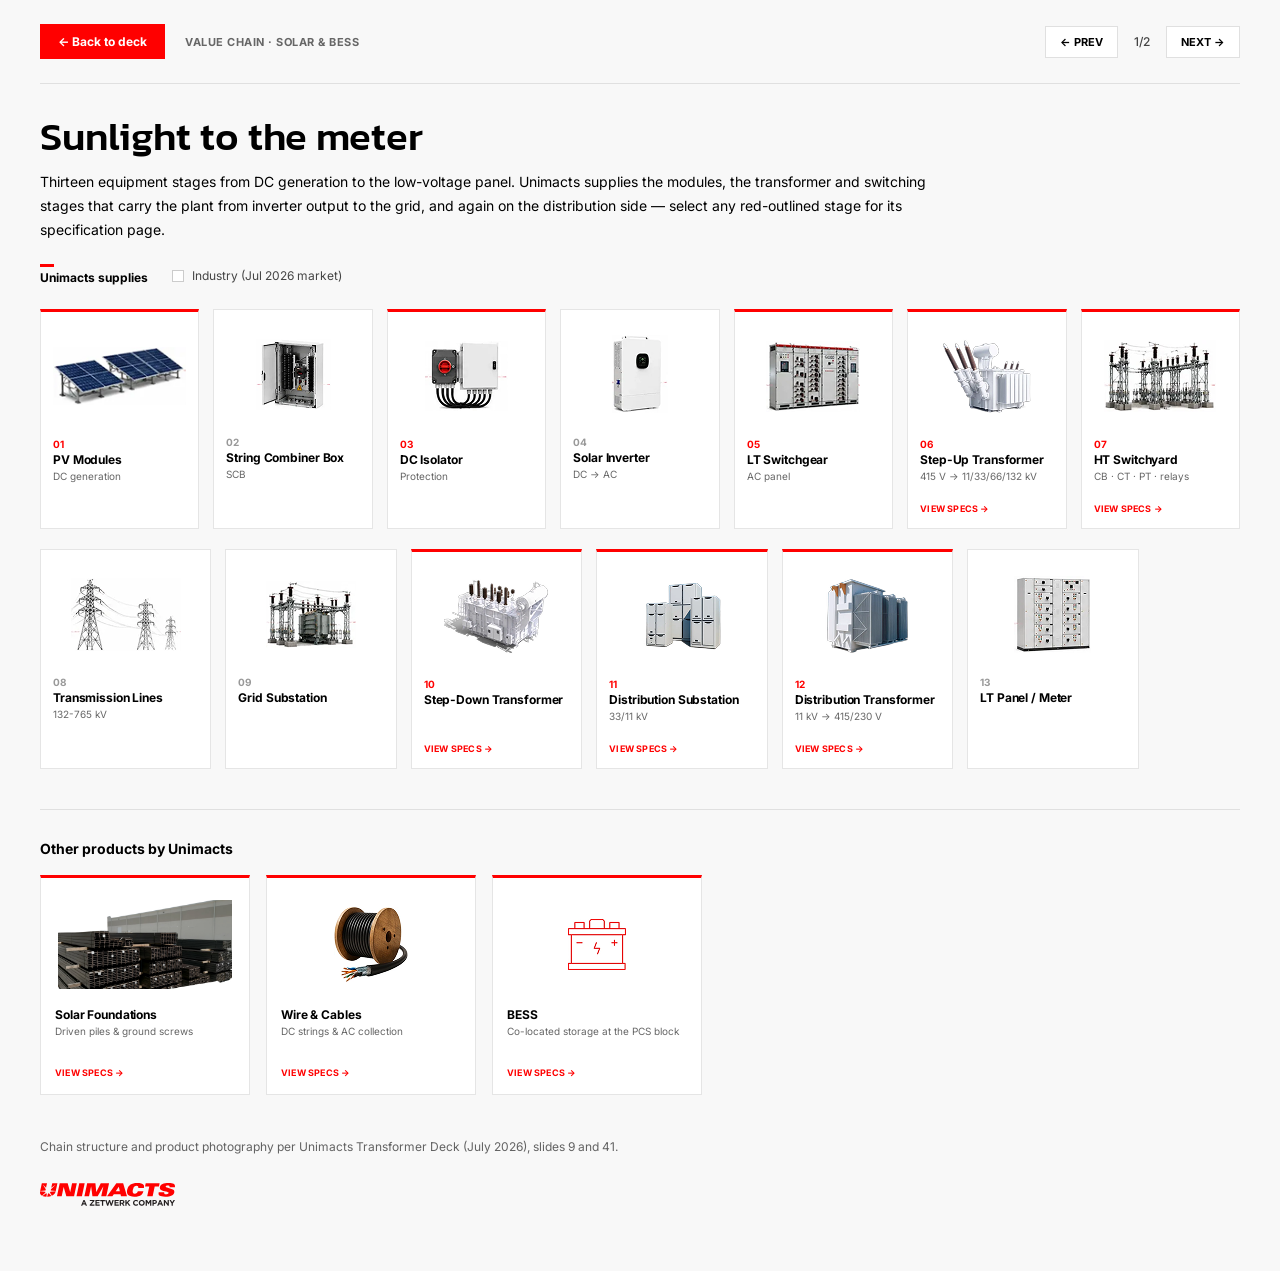
<file: sunlight-to-the-meter.html>
<!DOCTYPE html>
<html lang="en">

<head>
  <meta charset="UTF-8" />
  <meta name="viewport" content="width=device-width, initial-scale=1.0" />
  <title>Sunlight to the meter – Unimacts Value Chain</title>
  <link rel="preconnect" href="https://fonts.googleapis.com" />
  <link rel="preconnect" href="https://fonts.gstatic.com" crossorigin />
  <link
    href="https://fonts.googleapis.com/css2?family=Kanit:wght@400;500;600&family=Inter:wght@400;500;600;700;800&display=swap"
    rel="stylesheet" />
  <style>
    * {
      box-sizing: border-box;
      margin: 0;
      padding: 0;
    }

    body {
      background-color: #F8F8F8;
      color: #000;
      font-family: 'Inter', sans-serif;
      -webkit-font-smoothing: antialiased;
      padding: 24px 40px 60px;
      min-height: 100vh;
    }

    .page-container {
      max-width: 1320px;
      margin: 0 auto;
    }

    /* Top Navigation Header */
    .top-nav {
      display: flex;
      align-items: center;
      justify-content: space-between;
      padding-bottom: 24px;
      border-bottom: 1px solid #E0E0E0;
      margin-bottom: 32px;
    }

    .top-left {
      display: flex;
      align-items: center;
      gap: 20px;
    }

    .btn-back {
      background-color: #FF0000;
      color: #FFF;
      font-family: 'Inter', sans-serif;
      font-size: 12px;
      font-weight: 700;
      text-decoration: none;
      padding: 10px 18px;
      border-radius: 0;
      display: inline-flex;
      align-items: center;
      gap: 6px;
      transition: background-color 0.2s ease;
    }

    .btn-back:hover {
      background-color: #D60000;
    }

    .nav-category {
      color: #666;
      font-size: 11px;
      font-weight: 700;
      letter-spacing: 0.5px;
      text-transform: uppercase;
    }

    .top-right-nav {
      display: flex;
      align-items: center;
      gap: 12px;
    }

    .nav-arrow-btn {
      background: #FFF;
      border: 1px solid #E0E0E0;
      color: #000;
      font-size: 11px;
      font-weight: 700;
      padding: 8px 14px;
      cursor: pointer;
      text-decoration: none;
      display: inline-flex;
      align-items: center;
      gap: 4px;
      transition: background 0.15s ease;
    }

    .nav-arrow-btn:hover {
      background: #F0F0F0;
    }

    .nav-page-num {
      font-size: 12px;
      font-weight: 500;
      color: #444;
      padding: 0 4px;
    }

    /* Main Title Block */
    .title-block {
      margin-bottom: 24px;
    }

    .main-heading {
      color: #000;
      font-family: 'Kanit', sans-serif;
      font-size: 40px;
      font-style: normal;
      font-weight: 500;
      line-height: 100%;
      margin-bottom: 14px;
    }

    .main-description {
      color: #000;
      font-family: 'Inter', sans-serif;
      font-size: 14px;
      font-style: normal;
      font-weight: 400;
      line-height: 24px;
      max-width: 920px;
      margin-bottom: 24px;
    }

    /* Legend Bar */
    .legend-bar {
      display: flex;
      align-items: center;
      gap: 24px;
      margin-bottom: 20px;
    }

    .legend-item {
      display: flex;
      align-items: center;
      gap: 8px;
      font-size: 12px;
      font-weight: 700;
    }

    .legend-supplies {
      position: relative;
      padding-top: 4px;
    }

    .legend-supplies::before {
      content: "";
      display: block;
      width: 14px;
      height: 3px;
      background: #FF0000;
      position: absolute;
      top: -2px;
      left: 0;
    }

    .legend-industry {
      display: flex;
      align-items: center;
      gap: 8px;
      font-weight: 400;
      color: #444;
    }

    .legend-box {
      width: 12px;
      height: 12px;
      border: 1px solid #CCC;
      background: #FFF;
    }

    /* Cards Flow Container */
    .flow-grid {
      display: flex;
      flex-direction: column;
      gap: 20px;
      margin-bottom: 40px;
    }

    .flow-row {
      display: grid;
      grid-template-columns: repeat(7, 1fr);
      gap: 14px;
      position: relative;
    }

    .flow-row.row-2 {
      grid-template-columns: repeat(6, 1fr);
      max-width: calc((100% / 7 * 6) + 70px);
    }

    /* Stage Card */
    .stage-card {
      background: #FFF;
      border: 1px solid #E5E5E5;
      border-top: 1px solid #E5E5E5;
      padding: 14px 12px 14px;
      display: flex;
      flex-direction: column;
      min-height: 220px;
      position: relative;
      transition: transform 0.2s ease, box-shadow 0.2s ease;
    }

    .stage-card:hover {
      transform: translateY(-2px);
      box-shadow: 0 6px 16px rgba(0, 0, 0, 0.06);
    }

    .stage-card.is-unimacts {
      border-top: 3px solid #FF0000;
    }

    .stage-img-wrap {
      height: 100px;
      display: flex;
      align-items: center;
      justify-content: center;
      margin-bottom: 12px;
      background: #FFF;
    }

    .stage-img-wrap img {
      max-width: 100%;
      max-height: 90px;
      object-fit: contain;
    }

    .stage-num {
      font-size: 10px;
      font-weight: 700;
      margin-bottom: 4px;
      color: #999;
    }

    .stage-card.is-unimacts .stage-num {
      color: #FF0000;
    }

    .stage-title {
      color: #000;
      font-family: 'Inter', sans-serif;
      font-size: 12px;
      font-style: normal;
      font-weight: 700;
      line-height: 100%;
      letter-spacing: -0.12px;
      margin-bottom: 4px;
    }

    .stage-sub {
      color: #000;
      font-family: 'Inter', sans-serif;
      font-size: 10px;
      font-style: normal;
      font-weight: 400;
      line-height: 130%;
      color: #666;
    }

    .stage-specs-link {
      color: #FF0000;
      font-family: 'Inter', sans-serif;
      font-size: 9px;
      font-weight: 700;
      text-decoration: none;
      margin-top: auto;
      padding-top: 8px;
      display: inline-block;
      text-transform: uppercase;
      letter-spacing: 0.2px;
    }

    .stage-specs-link:hover {
      text-decoration: underline;
    }

    /* Other Products Section */
    .other-section {
      border-top: 1px solid #E0E0E0;
      padding-top: 30px;
      margin-bottom: 40px;
    }

    .other-title {
      font-family: 'Inter', sans-serif;
      font-size: 14px;
      font-weight: 700;
      color: #000;
      margin-bottom: 18px;
    }

    .other-grid {
      display: grid;
      grid-template-columns: repeat(3, 210px);
      gap: 16px;
    }

    .other-card {
      background: #FFF;
      border: 1px solid #E5E5E5;
      border-top: 3px solid #FF0000;
      padding: 14px 14px 16px;
      display: flex;
      flex-direction: column;
      min-height: 220px;
    }

    .other-card .stage-img-wrap {
      height: 105px;
    }

    /* Footer Details */
    .page-footer {
      margin-top: 30px;
    }

    .footer-note {
      color: #000;
      font-family: 'Inter', sans-serif;
      font-size: 12px;
      font-style: normal;
      font-weight: 400;
      line-height: 24px;
      opacity: 0.6;
      margin-bottom: 24px;
    }

    .footer-logo-wrap {
      display: inline-block;
    }

    .footer-logo-wrap svg {
      width: 135px;
      height: 24px;
      display: block;
    }

    /* Responsive scaling for mobile / tablets */
    @media (max-width: 1100px) {
      .flow-row {
        grid-template-columns: repeat(4, 1fr);
      }
      .flow-row.row-2 {
        grid-template-columns: repeat(4, 1fr);
        max-width: 100%;
      }
      .other-grid {
        grid-template-columns: repeat(3, 1fr);
      }
    }

    @media (max-width: 768px) {
      body {
        padding: 16px 20px 40px;
      }
      .flow-row, .flow-row.row-2 {
        grid-template-columns: repeat(2, 1fr);
      }
      .other-grid {
        grid-template-columns: 1fr;
      }
      .main-heading {
        font-size: 28px;
      }
    }
  </style>
</head>

<body>
  <div class="page-container">

    <!-- Top Navigation Header -->
    <header class="top-nav">
      <div class="top-left">
        <a href="index.html" class="btn-back">← Back to deck</a>
        <span class="nav-category">VALUE CHAIN · SOLAR &amp; BESS</span>
      </div>
      <div class="top-right-nav">
        <a href="#" class="nav-arrow-btn">← PREV</a>
        <span class="nav-page-num">1/2</span>
        <a href="#" class="nav-arrow-btn">NEXT →</a>
      </div>
    </header>

    <!-- Main Title & Description -->
    <section class="title-block">
      <h1 class="main-heading">Sunlight to the meter</h1>
      <p class="main-description">
        Thirteen equipment stages from DC generation to the low-voltage panel. Unimacts supplies the modules, the
        transformer and switching stages that carry the plant from inverter output to the grid, and again on the
        distribution side — select any red-outlined stage for its specification page.
      </p>

      <!-- Legend -->
      <div class="legend-bar">
        <div class="legend-item legend-supplies">Unimacts supplies</div>
        <div class="legend-item legend-industry">
          <span class="legend-box"></span> Industry (Jul 2026 market)
        </div>
      </div>
    </section>

    <!-- 13 Flow Cards Section -->
    <section class="flow-grid">
      <!-- Row 1: Stages 01 to 07 -->
      <div class="flow-row">
        <!-- 01 PV Modules -->
        <article class="stage-card is-unimacts">
          <div class="stage-img-wrap">
            <img src="public/sun1.png" alt="PV Modules">
          </div>
          <span class="stage-num">01</span>
          <h3 class="stage-title">PV Modules</h3>
          <p class="stage-sub">DC generation</p>
        </article>

        <!-- 02 String Combiner Box -->
        <article class="stage-card">
          <div class="stage-img-wrap">
            <img src="public/sun2.png" alt="String Combiner Box">
          </div>
          <span class="stage-num">02</span>
          <h3 class="stage-title">String Combiner Box</h3>
          <p class="stage-sub">SCB</p>
        </article>

        <!-- 03 DC Isolator -->
        <article class="stage-card is-unimacts">
          <div class="stage-img-wrap">
            <img src="public/sun3.png" alt="DC Isolator">
          </div>
          <span class="stage-num">03</span>
          <h3 class="stage-title">DC Isolator</h3>
          <p class="stage-sub">Protection</p>
        </article>

        <!-- 04 Solar Inverter -->
        <article class="stage-card">
          <div class="stage-img-wrap">
            <img src="public/sun4.png" alt="Solar Inverter">
          </div>
          <span class="stage-num">04</span>
          <h3 class="stage-title">Solar Inverter</h3>
          <p class="stage-sub">DC → AC</p>
        </article>

        <!-- 05 LT Switchgear -->
        <article class="stage-card is-unimacts">
          <div class="stage-img-wrap">
            <img src="public/sun5.png" alt="LT Switchgear">
          </div>
          <span class="stage-num">05</span>
          <h3 class="stage-title">LT Switchgear</h3>
          <p class="stage-sub">AC panel</p>
        </article>

        <!-- 06 Step-Up Transformer -->
        <article class="stage-card is-unimacts">
          <div class="stage-img-wrap">
            <img src="public/sun6.png" alt="Step-Up Transformer">
          </div>
          <span class="stage-num">06</span>
          <h3 class="stage-title">Step-Up Transformer</h3>
          <p class="stage-sub">415 V → 11/33/66/132 kV</p>
          <a href="#" class="stage-specs-link">VIEW SPECS →</a>
        </article>

        <!-- 07 HT Switchyard -->
        <article class="stage-card is-unimacts">
          <div class="stage-img-wrap">
            <img src="public/sun7.png" alt="HT Switchyard">
          </div>
          <span class="stage-num">07</span>
          <h3 class="stage-title">HT Switchyard</h3>
          <p class="stage-sub">CB · CT · PT · relays</p>
          <a href="#" class="stage-specs-link">VIEW SPECS →</a>
        </article>
      </div>

      <!-- Row 2: Stages 08 to 13 -->
      <div class="flow-row row-2">
        <!-- 08 Transmission Lines -->
        <article class="stage-card">
          <div class="stage-img-wrap">
            <img src="public/sun8.png" alt="Transmission Lines">
          </div>
          <span class="stage-num">08</span>
          <h3 class="stage-title">Transmission Lines</h3>
          <p class="stage-sub">132-765 kV</p>
        </article>

        <!-- 09 Grid Substation -->
        <article class="stage-card">
          <div class="stage-img-wrap">
            <img src="public/sun9.png" alt="Grid Substation">
          </div>
          <span class="stage-num">09</span>
          <h3 class="stage-title">Grid Substation</h3>
        </article>

        <!-- 10 Step-Down Transformer -->
        <article class="stage-card is-unimacts">
          <div class="stage-img-wrap">
            <img src="public/sun10.png" alt="Step-Down Transformer">
          </div>
          <span class="stage-num">10</span>
          <h3 class="stage-title">Step-Down Transformer</h3>
          <a href="#" class="stage-specs-link">VIEW SPECS →</a>
        </article>

        <!-- 11 Distribution Substation -->
        <article class="stage-card is-unimacts">
          <div class="stage-img-wrap">
            <img src="public/sun11.png" alt="Distribution Substation">
          </div>
          <span class="stage-num">11</span>
          <h3 class="stage-title">Distribution Substation</h3>
          <p class="stage-sub">33/11 kV</p>
          <a href="#" class="stage-specs-link">VIEW SPECS →</a>
        </article>

        <!-- 12 Distribution Transformer -->
        <article class="stage-card is-unimacts">
          <div class="stage-img-wrap">
            <img src="public/sun12.png" alt="Distribution Transformer">
          </div>
          <span class="stage-num">12</span>
          <h3 class="stage-title">Distribution Transformer</h3>
          <p class="stage-sub">11 kV → 415/230 V</p>
          <a href="#" class="stage-specs-link">VIEW SPECS →</a>
        </article>

        <!-- 13 LT Panel / Meter -->
        <article class="stage-card">
          <div class="stage-img-wrap">
            <img src="public/sun13.png" alt="LT Panel / Meter">
          </div>
          <span class="stage-num">13</span>
          <h3 class="stage-title">LT Panel / Meter</h3>
        </article>
      </div>
    </section>

    <!-- Other Products Section -->
    <section class="other-section">
      <h2 class="other-title">Other products by Unimacts</h2>
      <div class="other-grid">
        <!-- Product 1 -->
        <article class="other-card">
          <div class="stage-img-wrap">
            <img src="public/sun_other1.jpg" alt="Solar Foundations">
          </div>
          <h3 class="stage-title">Solar Foundations</h3>
          <p class="stage-sub">Driven piles &amp; ground screws</p>
          <a href="#" class="stage-specs-link">VIEW SPECS →</a>
        </article>

        <!-- Product 2 -->
        <article class="other-card">
          <div class="stage-img-wrap">
            <img src="public/sun_other2.png" alt="Wire &amp; Cables">
          </div>
          <h3 class="stage-title">Wire &amp; Cables</h3>
          <p class="stage-sub">DC strings &amp; AC collection</p>
          <a href="#" class="stage-specs-link">VIEW SPECS →</a>
        </article>

        <!-- Product 3 -->
        <article class="other-card">
          <div class="stage-img-wrap">
            <img src="public/sun_other3.png" alt="BESS">
          </div>
          <h3 class="stage-title">BESS</h3>
          <p class="stage-sub">Co-located storage at the PCS block</p>
          <a href="#" class="stage-specs-link">VIEW SPECS →</a>
        </article>
      </div>
    </section>

    <!-- Footer Note & Logo -->
    <footer class="page-footer">
      <p class="footer-note">Chain structure and product photography per Unimacts Transformer Deck (July 2026), slides 9 and 41.</p>
      <div class="footer-logo-wrap">
        <svg xmlns="http://www.w3.org/2000/svg" width="90" height="16" viewBox="0 0 90 16" fill="none">
          <path d="M28.9661 11.3018H29.7297L31.3445 15.1103H30.4796L30.1351 14.2634H28.5427L28.1981 15.1103H27.3535L28.9684 11.3018H28.9661ZM29.8355 13.527L29.3355 12.3017L28.8355 13.527H29.8378H29.8355Z" fill="#231F20"/>
          <path d="M33.1572 14.4774L35.2293 12.0585H33.2225V11.3311H36.2946V11.9617L34.2225 14.3806H36.2946V15.1103H33.1572V14.4797V14.4774Z" fill="#231F20"/>
          <path d="M36.9434 11.3291H39.7789V12.0701H37.7609V12.8358H39.5357V13.5768H37.7609V14.3696H39.806V15.1106H36.9434V11.3314V11.3291Z" fill="#231F20"/>
          <path d="M41.2909 12.0948H40.1445V11.3291H43.2661V12.0948H42.1198V15.1084H41.2909V12.0948Z" fill="#231F20"/>
          <path d="M43.4749 11.329H44.3623L45.1416 13.8875L45.9862 11.3154H46.6956L47.5402 13.8875L48.3195 11.329H49.1844L47.8983 15.1352H47.1776L46.3285 12.6623L45.4794 15.1352H44.7587L43.4727 11.329H43.4749Z" fill="#231F20"/>
          <path d="M49.667 11.3291H52.5026V12.0701H50.4846V12.8358H52.2593V13.5768H50.4846V14.3696H52.5296V15.1106H49.6692V11.3314L49.667 11.3291Z" fill="#231F20"/>
          <path d="M53.1373 11.3291H54.858C55.3355 11.3291 55.7004 11.4575 55.9549 11.712C56.1711 11.9282 56.2769 12.2165 56.2769 12.5746V12.5858C56.2769 12.8922 56.2026 13.1421 56.054 13.3336C55.9053 13.525 55.7094 13.6669 55.4707 13.757L56.3896 15.1084H55.4211L54.6125 13.8989H53.9617V15.1084H53.1328V11.3291H53.1351H53.1373ZM54.8062 13.1647C55.0112 13.1647 55.1666 13.1151 55.277 13.0183C55.3873 12.9214 55.4414 12.7908 55.4414 12.6287V12.6174C55.4414 12.4372 55.3851 12.3021 55.2702 12.212C55.1553 12.1219 54.9954 12.0768 54.7905 12.0768H53.9661V13.1624H54.8062V13.1647Z" fill="#231F20"/>
          <path d="M56.8916 11.3289H57.7204V12.9821L59.2497 11.3289H60.2497L58.7159 12.9325L60.3196 15.1082H59.324L58.1574 13.4978L57.7204 13.9505V15.1059H56.8916V11.3267V11.3289Z" fill="#231F20"/>
          <path d="M63.9302 15.1736C63.6531 15.1736 63.3987 15.124 63.1599 15.0227C62.9234 14.9213 62.7185 14.7839 62.5473 14.6105C62.3761 14.4371 62.241 14.2299 62.1441 13.9911C62.0473 13.7547 62 13.5002 62 13.2299V13.2186C62 12.9484 62.0496 12.6961 62.1441 12.4596C62.241 12.2231 62.3761 12.0159 62.5473 11.838C62.7185 11.6601 62.9257 11.5204 63.1667 11.4168C63.4077 11.3155 63.6734 11.2637 63.9617 11.2637C64.1374 11.2637 64.2973 11.2772 64.4437 11.3065C64.5901 11.3357 64.7207 11.3763 64.8378 11.4258C64.9549 11.4754 65.0653 11.5362 65.1667 11.6083C65.2658 11.6803 65.3604 11.7592 65.446 11.8447L64.9189 12.4551C64.7725 12.3222 64.6216 12.2186 64.4685 12.1421C64.3153 12.0655 64.1442 12.0294 63.955 12.0294C63.7973 12.0294 63.6509 12.061 63.5158 12.1218C63.3806 12.1826 63.2658 12.2682 63.1689 12.3763C63.0721 12.4844 62.9978 12.6105 62.9437 12.7524C62.8897 12.8943 62.8626 13.0475 62.8626 13.2096V13.2209C62.8626 13.383 62.8897 13.5362 62.9437 13.6803C62.9978 13.8245 63.0721 13.9506 63.1667 14.0587C63.2613 14.1668 63.3761 14.2524 63.5113 14.3155C63.6464 14.3785 63.7951 14.4101 63.955 14.4101C64.1712 14.4101 64.3513 14.3695 64.5 14.2907C64.6486 14.2119 64.7973 14.1038 64.9437 13.9664L65.4707 14.5002C65.3739 14.606 65.2725 14.6984 65.1689 14.7817C65.0653 14.865 64.9505 14.9348 64.8288 14.9956C64.705 15.0565 64.5698 15.1015 64.4234 15.1308C64.277 15.1623 64.1126 15.1781 63.9302 15.1781V15.1736Z" fill="#231F20"/>
          <path d="M67.8308 15.1738C67.5402 15.1738 67.2722 15.122 67.0289 15.0206C66.7834 14.9193 66.574 14.7796 66.3961 14.6062C66.2181 14.4305 66.0808 14.2278 65.9817 13.9913C65.8848 13.7548 65.833 13.5026 65.833 13.2323V13.2211C65.833 12.9508 65.8826 12.6985 65.9839 12.462C66.0853 12.2256 66.2227 12.0184 66.4006 11.8404C66.5785 11.6625 66.7902 11.5229 67.0357 11.4193C67.2812 11.3179 67.5492 11.2661 67.8398 11.2661C68.1303 11.2661 68.3983 11.3179 68.6416 11.4193C68.8871 11.5206 69.0965 11.6603 69.2745 11.8337C69.4524 12.0094 69.5898 12.2121 69.6889 12.4485C69.788 12.685 69.8375 12.9373 69.8375 13.2076V13.2188C69.8375 13.4891 69.788 13.7413 69.6866 13.9778C69.5853 14.2143 69.4479 14.4215 69.2699 14.5995C69.092 14.7774 68.8825 14.917 68.6348 15.0206C68.3893 15.122 68.1213 15.1738 67.8308 15.1738ZM67.8398 14.4057C68.0042 14.4057 68.1573 14.3742 68.297 14.3134C68.4366 14.2526 68.556 14.167 68.6551 14.0589C68.7542 13.9508 68.8307 13.8247 68.887 13.6828C68.9434 13.5409 68.9704 13.3877 68.9704 13.2256V13.2143C68.9704 13.0522 68.9434 12.899 68.887 12.7548C68.8307 12.6107 68.7519 12.4846 68.6506 12.3765C68.5492 12.2684 68.4276 12.1828 68.288 12.1197C68.1483 12.0567 67.9952 12.0251 67.8308 12.0251C67.6663 12.0251 67.5087 12.0567 67.3713 12.1175C67.2339 12.1783 67.1145 12.2639 67.0154 12.372C66.9163 12.4801 66.8398 12.6062 66.7835 12.7481C66.7271 12.89 66.7001 13.0431 66.7001 13.2053V13.2166C66.7001 13.3787 66.7271 13.5319 66.7835 13.676C66.8398 13.8202 66.9186 13.9463 67.0199 14.0544C67.1213 14.1625 67.2429 14.2481 67.3803 14.3112C67.5177 14.3742 67.6709 14.4057 67.8398 14.4057Z" fill="#231F20"/>
          <path d="M70.4395 11.3291H71.3336L72.3246 12.9282L73.3156 11.3291H74.2097V15.1084H73.3922V12.6399L72.3314 14.2548H72.3111L71.2615 12.6557V15.1084H70.444V11.3291H70.4395Z" fill="#231F20"/>
          <path d="M74.9756 11.3289H76.5139C76.7391 11.3289 76.9418 11.3604 77.1197 11.4235C77.2977 11.4866 77.4486 11.5767 77.5724 11.6893C77.6963 11.8041 77.7932 11.9438 77.8585 12.1014C77.9238 12.2591 77.9576 12.4393 77.9576 12.6329V12.6442C77.9576 12.8649 77.917 13.0564 77.8382 13.223C77.5794 13.3897 77.6513 13.5271 77.5139 13.6375C77.3765 13.7478 77.2143 13.8334 77.0296 13.8875C76.845 13.9438 76.6468 13.9708 76.435 13.9708H75.8067V15.1059H74.9778V11.3267L74.9756 11.3289ZM76.4598 13.2343C76.667 13.2343 76.8292 13.1803 76.9441 13.0699C77.0589 12.9595 77.1152 12.8244 77.1152 12.6622V12.651C77.1152 12.464 77.0567 12.3222 76.9351 12.2253C76.8157 12.1285 76.6513 12.0789 76.4441 12.0789H75.8044V13.2343H76.4598Z" fill="#231F20"/>
          <path d="M79.7249 11.3018H80.4884L82.1033 15.1103H81.2384L80.8938 14.2634H79.3015L78.9569 15.1103H78.1123L79.7272 11.3018H79.7249ZM80.5965 13.527L80.0965 12.3017L79.5965 13.527H80.5988H80.5965Z" fill="#231F20"/>
          <path d="M82.5491 11.3291H83.3126L85.0761 13.6557V11.3291H85.8937V15.1084H85.1888L83.3644 12.7052V15.1084H82.5469V11.3291H82.5491Z" fill="#231F20"/>
          <path d="M87.7255 13.6196L86.2773 11.3291H87.2458L88.1444 12.8471L89.0589 11.3291H90.0003L88.5521 13.6039V15.1106H87.7233V13.6219L87.7255 13.6196Z" fill="#231F20"/>
          <path d="M20.1168 5.99106L18.4524 0.229794H13.1416L11.3105 8.87619H14.4614L15.7655 2.71853H15.7903L17.5651 8.87394H22.7092L24.5403 0.227539H21.3894L20.1687 5.9888H20.1168V5.99106Z" fill="#FF0000"/>
          <path d="M29.7883 0.229492H26.1621L24.3311 8.87589H27.9594L29.7883 0.229492Z" fill="#FF0000"/>
          <path d="M34.9388 8.87608H38.4478L42.1888 2.37383H42.2136L40.8375 8.87833H44.2023L46.0334 0.231934H40.5086L37.5379 6.02697H37.5131L36.9388 0.231934H31.4366L29.6055 8.87833H32.6843L34.0627 2.37607H34.0987L34.9411 8.87833L34.9388 8.87608Z" fill="#FF0000"/>
          <path d="M55.4324 0.229492H50.9099L44.6914 8.87589H48.2477L49.2207 7.43895H53.6711L54 8.87589H57.9977L55.4324 0.229492ZM52.5247 2.52903L53.2229 5.54706H50.491L52.5247 2.52903Z" fill="#FF0000"/>
          <path d="M58.1192 4.55406C57.5336 7.31983 58.5764 9.10361 62.8962 9.10361C64.7453 9.10361 66.5246 8.69594 67.689 7.76125C68.4931 7.11486 68.7363 6.35811 68.9255 5.58109H65.225C64.9525 6.69595 64.3084 7.20946 63.2093 7.20946C61.8016 7.20946 61.5832 5.98874 61.8872 4.55181C61.9187 4.39865 62.1417 3.69594 62.2521 3.41892C62.6147 2.50901 63.3219 1.8919 64.3377 1.8919C65.2971 1.8919 65.653 2.3536 65.5449 3.37612C66.5111 3.36486 67.4818 3.35811 68.457 3.35135C68.7251 3.35135 68.9908 3.34684 69.2543 3.34684C69.4908 2.14414 69.4165 1.62838 68.9976 1.12613C68.3985 0.407658 66.9796 0 64.8196 0C60.8129 0 59.0696 1.7027 58.4345 3.48648C58.3422 3.74774 58.1417 4.42343 58.1147 4.55181L58.1192 4.55406Z" fill="#FF0000"/>
          <path d="M76.4794 2.3376H79.3082L79.7541 0.229492H70.4704L70.0244 2.3376H72.8533L71.4681 8.87589H75.0965L76.4816 2.3376H76.4794Z" fill="#FF0000"/>
          <path d="M86.0248 3.44594C85.009 3.1554 84.0834 2.97748 83.8784 2.73198C83.7906 2.63739 83.7793 2.46847 83.8063 2.33558C83.9009 1.89189 84.3671 1.6036 85.1306 1.6036C85.5833 1.6036 85.928 1.66441 86.1419 1.8446C86.3671 2.02478 86.4572 2.32432 86.3806 2.8018H89.937C90.2658 1.01802 89.3716 0 85.7095 0C82.2613 0 80.3514 0.85135 79.9505 2.74324C79.9212 2.87838 79.8874 3.02252 79.8874 3.16892C79.8874 3.49324 79.991 3.98424 80.2388 4.25225C81.1802 5.27027 85.2117 5.67794 85.5833 6.22974C85.6577 6.33785 85.6892 6.47072 85.6554 6.62612C85.509 7.32207 84.6599 7.50001 83.9077 7.50001C83.4302 7.50001 83.1351 7.38063 82.9437 7.15315C82.7658 6.92568 82.7433 6.57658 82.8333 6.0991H79.1329C78.8649 7.70271 78.7951 9.10587 83.473 9.10587C87.3987 9.10587 89.1351 8.0045 89.5 6.29054C89.6779 5.4527 89.4369 4.97973 89.1599 4.68468C88.6599 4.1554 86.6622 3.62612 86.0271 3.44594H86.0248Z" fill="#FF0000"/>
          <path d="M3.54281 5.80168L0.105875 5.4751L0.0653357 5.66655C-0.135115 6.60348 0.0788443 7.76563 1.36938 8.46834L3.6374 6.29492C3.57885 6.14177 3.54732 5.9751 3.54281 5.80168Z" fill="#FF0000"/>
          <path d="M4.09235 6.87793L1.63965 8.60539C2.28154 8.88917 3.15316 9.06936 4.30181 9.08963L4.54506 7.08512C4.37164 7.04233 4.22299 6.96802 4.09461 6.87793H4.09235Z" fill="#FF0000"/>
          <path d="M5.36711 7.08286L4.75 9.09188C5.90766 9.06936 6.85585 8.89143 7.61937 8.60764L5.90541 6.87793C5.73424 6.97027 5.55405 7.04007 5.36711 7.08286Z" fill="#FF0000"/>
          <path d="M6.92086 5.80168C6.83978 5.97735 6.73618 6.14402 6.6123 6.29492L7.9524 8.46834C9.54474 7.76563 10.2542 6.60348 10.4546 5.66655L10.4952 5.4751L6.92086 5.80168Z" fill="#FF0000"/>
          <path d="M7.32185 4.17319C7.25879 4.47049 7.19799 4.7475 7.14844 4.98174L10.5313 5.30157C10.957 3.31508 11.6169 0.229492 11.6169 0.229492H8.17321C8.17321 0.229492 7.84437 1.75202 7.53356 3.20021L10.5696 1.06057L7.32411 4.17093L7.32185 4.17319Z" fill="#FF0000"/>
          <path d="M3.83305 4.17337L1.91863 1.06302L4.04026 3.20265C4.34882 1.7522 4.67089 0.231934 4.67089 0.231934H1.22719C1.22719 0.231934 0.567277 3.31526 0.141602 5.304L3.66187 4.98418C3.71142 4.74769 3.76998 4.47293 3.8353 4.17563L3.83305 4.17337Z" fill="#FF0000"/>
        </svg>
      </div>
    </footer>

  </div>
</body>

</html>
</file>
<file: style.css>
/* ══════════════════════════════════════
   PRODUCT DETAIL OVERLAY
══════════════════════════════════════ */

.product-overlay {
  position: fixed;
  inset: 0;
  z-index: 9999;
  background: #f0f0f0;
  display: flex;
  flex-direction: column;
  font-family: Inter, Arial, sans-serif;
}

.product-overlay[hidden] {
  display: none !important;
}

.po-header {
  display: flex;
  align-items: center;
  gap: 20px;
  padding: 0 28px;
  height: 56px;
  background: #fff;
  border-bottom: 1px solid #e0e0e0;
  flex-shrink: 0;
}

.po-back {
  background: #e02020;
  color: #fff;
  border: none;
  padding: 0 18px;
  height: 36px;
  font:
    600 13px/1 Inter,
    sans-serif;
  cursor: pointer;
  white-space: nowrap;
  flex-shrink: 0;
}

.po-category {
  font:
    600 13px/1 Inter,
    sans-serif;
  letter-spacing: 0.04em;
  color: #222;
  flex: 1;
}

.po-nav {
  display: flex;
  align-items: center;
  gap: 0;
  flex-shrink: 0;
}

.po-nav-btn {
  background: #fff;
  border: 1px solid #ccc;
  padding: 0 16px;
  height: 36px;
  font:
    500 13px/1 Inter,
    sans-serif;
  cursor: pointer;
  color: #222;
  transition: background 0.15s;
}

.po-nav-btn:hover {
  background: #f5f5f5;
}

.po-nav-btn:disabled {
  opacity: 0.35;
  cursor: default;
}

.po-counter {
  border-top: 1px solid #ccc;
  border-bottom: 1px solid #ccc;
  padding: 0 18px;
  height: 36px;
  display: flex;
  align-items: center;
  font:
    400 13px/1 Inter,
    sans-serif;
  color: #444;
  white-space: nowrap;
}

.po-body {
  flex: 1;
  display: flex;
  align-items: flex-start;
  justify-content: center;
  gap: 60px;
  padding: 48px 60px;
  min-height: 0;
  overflow: auto;
}

.po-image-wrap {
  flex: 0 0 510px;
  width: 510px;
  height: 480px;
  background: #fff;
  display: flex;
  align-items: center;
  justify-content: center;
  flex-shrink: 0;
  border: 1px solid #e8e8e8;
}

.po-image {
  max-width: 90%;
  max-height: 90%;
  object-fit: contain;
}

.po-details {
  flex: 1;
  min-width: 0;
  max-width: 540px;
  display: flex;
  flex-direction: column;
}

.po-code {
  font:
    700 12px/1 Inter,
    sans-serif;
  letter-spacing: 0.08em;
  color: #e02020;
  text-transform: uppercase;
  margin-bottom: 10px;
  display: block;
}

.po-name {
  font:
    700 38px/1.1 Inter,
    sans-serif;
  color: #111;
  margin-bottom: 20px;
}

.po-desc {
  font:
    400 15px/1.55 Inter,
    sans-serif;
  color: #444;
  margin-bottom: 28px;
}

.po-specs {
  width: 100%;
  border-collapse: collapse;
  margin-bottom: 28px;
}

.po-specs tr {
  border-top: 1px solid #ddd;
}

.po-specs tr:last-child {
  border-bottom: 1px solid #ddd;
}

.po-spec-label {
  font:
    700 13.5px/1 Inter,
    sans-serif;
  color: #111;
  padding: 11px 20px 11px 0;
  width: 140px;
  vertical-align: top;
  white-space: nowrap;
}

.po-spec-val {
  font:
    400 13.5px/1.4 Inter,
    sans-serif;
  color: #444;
  padding: 11px 0;
}

.po-tags {
  display: flex;
  flex-wrap: wrap;
  gap: 8px;
  margin-bottom: 20px;
}

.po-tag {
  border: 1px solid #999;
  padding: 6px 14px;
  font:
    600 11px/1 Inter,
    sans-serif;
  letter-spacing: 0.06em;
  color: #333;
  text-transform: uppercase;
}

.po-lead {
  display: inline-block;
  background: #e02020;
  padding: 12px 22px;
  font:
    600 14px/1 Inter,
    sans-serif;
  color: #fff;
}

/* Hide main page controls when product detail overlay is open */
body.overlay-open .scroll-progress,
body.overlay-open .arrow-nav,
body.overlay-open .dot-nav {
  display: none !important;
}

/* ── Global resets ── */
*,
*::before,
*::after {
  box-sizing: border-box;
  margin: 0;
  padding: 0;
}

html {
  scroll-behavior: smooth;
}

@media (min-width: 851px) {
  html {
    scroll-snap-type: y mandatory;
  }
}

html,
body {
  margin: 0;
  min-height: 100%;
  overflow-x: hidden;
}

body {
  font-family: Inter, Arial, sans-serif;
}

/* ── Scroll progress bar ── */
.scroll-progress {
  position: fixed;
  top: 0;
  left: 0;
  height: 5px;
  width: 0%;
  background: #ff0000;
  z-index: 2147483647;
  transition: width 0.55s cubic-bezier(0.22, 1, 0.36, 1);
  pointer-events: none;
}

/* ── Bottom-right arrow navigation ── */
.arrow-nav {
  position: fixed;
  bottom: 28px;
  right: 28px;
  display: flex;
  gap: 8px;
  z-index: 2147483647;
  pointer-events: all;
}

.arrow-btn {
  width: 38px;
  height: 38px;
  display: flex;
  align-items: center;
  justify-content: center;
  background: transparent;
  border: 1px solid rgba(255, 255, 255, 0.55);
  color: #fff;
  cursor: pointer;
  transition:
    border-color 0.25s ease,
    color 0.25s ease,
    background 0.25s ease;
}

.arrow-btn:hover {
  background: rgba(255, 255, 255, 0.12);
  border-color: rgba(255, 255, 255, 0.9);
}

.arrow-btn:disabled {
  opacity: 0.25;
  cursor: default;
  pointer-events: none;
}

/* On light sections switch to dark */
.arrow-nav.on-light .arrow-btn {
  border-color: rgba(0, 0, 0, 0.4);
  color: #000;
}

.arrow-nav.on-light .arrow-btn:hover {
  background: rgba(0, 0, 0, 0.08);
  border-color: rgba(0, 0, 0, 0.85);
}

/* ── Vertical dot navigation ── */
.dot-nav {
  display: none;
}

.dot {
  width: 9px;
  height: 9px;
  border-radius: 50%;
  border: none;
  background: rgba(255, 255, 255, 0.3);
  cursor: pointer;
  padding: 0;
  transition:
    background 0.3s ease,
    transform 0.3s ease;
  flex-shrink: 0;
}

.dot:hover {
  background: rgba(255, 255, 255, 0.65);
  transform: scale(1.3);
}

.dot.is-active {
  background: #fff;
  transform: scale(1.45);
}

/* Black dots on white-background sections */
.dot-nav.on-light .dot {
  background: rgba(0, 0, 0, 0.22);
}

.dot-nav.on-light .dot:hover {
  background: rgba(0, 0, 0, 0.55);
  transform: scale(1.3);
}

.dot-nav.on-light .dot.is-active {
  background: #000;
  transform: scale(1.45);
}

/* Scroll-snap alignment */
@media (min-width: 851px) {

  body>.hero,
  body>main,
  body>section {
    scroll-snap-align: start;
    scroll-snap-stop: always;
  }
}

/* Per-element staggered reveal */
.reveal {
  opacity: 0;
  transform: translateY(15px);
  transition:
    opacity 0.2s cubic-bezier(0.16, 1, 0.3, 1),
    transform 0.2s cubic-bezier(0.16, 1, 0.3, 1);
  will-change: opacity, transform;
}

.reveal.is-visible {
  opacity: 1;
  transform: translateY(0);
}

@media (prefers-reduced-motion: reduce) {
  html {
    scroll-behavior: auto;
    scroll-snap-type: none;
  }

  .reveal {
    opacity: 1 !important;
    transform: none !important;
    transition: none !important;
  }
}

/* ══════════════════════════════════════
   SECTION 1 — HERO
══════════════════════════════════════ */

.hero {
  width: 100%;
  height: 100vh;
  background-image: url("public/Frame 1.png");
  background-size: cover;
  background-position: center;
  background-repeat: no-repeat;
  display: flex;
  align-items: stretch;
  overflow: hidden;
  position: relative;
}

.hero-container {
  width: 92%;
  max-width: 1440px;
  margin: 0 auto;
  display: flex;
  flex-direction: column;
  height: 100%;
  position: relative;
}

.hero-header {
  position: absolute;
  top: 36px;
  left: 0;
  z-index: 10;
}

.body-grid {
  flex: 1;
  position: relative;
  width: 100%;
  height: 100%;
}

.text-block {
  position: absolute;
  top: 118px;
  left: 54%;
  transform: translateX(-50%);
  z-index: 10;
  width: 820px;
  max-width: 90%;
  display: flex;
  flex-direction: column;
  align-items: center;
  text-align: center;
}

.hero-heading {
  display: block;
  visibility: visible;
  width: 100%;
  color: #fff;
  text-align: center;
  font-family: "Kanit", sans-serif;
  font-size: 42px;
  font-weight: 500;
  line-height: 95%;
  letter-spacing: -0.84px;
  text-transform: uppercase;
  margin: 0 0 14px 0;
  opacity: 1;
  transform: none;
  transition: none;
  animation: none;
}

.hero-desc {
  display: block;
  visibility: visible;
  width: 680px;
  max-width: 100%;
  color: #fff;
  text-align: center;
  font-family: "Inter", sans-serif;
  font-size: 15px;
  font-weight: 400;
  line-height: 130%;
  margin: 0;
  opacity: 1;
  transform: none;
  transition: none;
  animation: none;
}

.left-col {
  position: absolute;
  bottom: 100px;
  left: 0;
  z-index: 10;
  display: flex;
  flex-direction: column;
}

.stats {
  display: flex;
  flex-direction: column;
  gap: 26px;
}

.stat {
  display: flex;
  flex-direction: column;
  gap: 2px;
}

.stat-value {
  color: #fff;
  font-family: "Kanit", sans-serif;
  font-size: 38px;
  font-weight: 600;
  line-height: 90%;
  letter-spacing: -0.76px;
  text-transform: uppercase;
}

.stat-label {
  color: #fff;
  font-family: "Inter", sans-serif;
  font-size: 15px;
  font-weight: 400;
  line-height: 120%;
  text-transform: capitalize;
}

.bottom-logo {
  position: absolute;
  bottom: 36px;
  left: 0;
  z-index: 10;
  display: flex;
  align-items: center;
}

.right-col {
  position: absolute;
  right: -30px;
  bottom: 0;
  width: 78%;
  height: 70%;
  display: flex;
  align-items: flex-end;
  justify-content: flex-end;
  z-index: 2;
  pointer-events: none;
}

.image-wrap {
  width: 100%;
  height: 100%;
  display: flex;
  align-items: flex-end;
  justify-content: flex-end;
}

.transformer-img {
  max-width: 100%;
  max-height: 100%;
  object-fit: contain;
  display: block;
  filter: drop-shadow(0 20px 40px rgba(0, 0, 0, 0.3));
}

/* ══════════════════════════════════════
   SECTION 2 — US PRESENCE
══════════════════════════════════════ */

.presence {
  min-height: 100vh;
  padding: 46px 0 38px;
  overflow: hidden;
  background: #fff;
  position: relative;
  color: #070707;
}

.presence::after {
  content: "";
  position: absolute;
  right: -1%;
  top: -10%;
  width: 45%;
  height: 66%;
  opacity: 1;
  background: url("public/bg_map_us.png") right top / contain no-repeat;
  pointer-events: none;
}

.container {
  width: 95%;
  max-width: 1339px;
  margin: auto;
  position: relative;
  z-index: 1;
}

.section-head {
  display: flex;
  align-items: center;
  gap: 27px;
  font-size: 24px;
  line-height: 1;
  font-weight: 700;
  margin: 1px 0 30px;
}

.section-head i {
  height: 2px;
  flex: 1;
  background: #ed1017;
}

.presence h1 {
  font-size: 37px;
  line-height: 1.1;
  letter-spacing: 0;
  margin: 0 0 18px;
  font-weight: 700;
}

.presence h1 strong {
  color: #ff0808;
  font-weight: 700;
}

.cards {
  display: grid;
  grid-template-columns: 1fr 1fr;
  gap: 21px;
}

.unimacts-card,
.zetwerk-card {
  height: 489px;
  padding: 20px;
  position: relative;
}

.unimacts-card {
  background: #f5f5f5;
}

.unimacts-mark,
.footer-mark {
  display: inline-flex;
  flex-direction: column;
  line-height: 0.85;
}

.unimacts-mark b,
.footer-mark b {
  color: #f10d15;
  font-size: 25px;
  font-weight: 800;
  font-style: italic;
  letter-spacing: -1px;
}

.unimacts-mark small,
.footer-mark small {
  color: #222;
  font-size: 7px;
  font-style: italic;
  font-weight: 700;
  text-align: right;
}

.unimacts-card h2,
.zetwerk-card h2 {
  color: #ff0b14;
  font-size: 15px;
  line-height: 1;
  margin: 27px 0 25px;
  font-weight: 800;
}

.metric-grid,
.zetwerk-metrics {
  display: grid;
  grid-template-columns: 1fr 1fr;
  row-gap: 20px;
  column-gap: 26px;
}

.metric,
.zmetric {
  display: flex;
  align-items: center;
  min-width: 0;
  gap: 9px;
}

.metric svg,
.zmetric svg {
  flex: 0 0 39px;
  width: 39px;
  height: 39px;
  fill: none;
  stroke: currentColor;
  stroke-width: 1;
}

.metric {
  color: #fb0a0a;
}

.metric.people svg {
  flex-basis: 44px;
  width: 44px;
  height: 32px;
  margin-left: -6px;
  margin-top: -6px;
}

.metric div,
.zmetric div {
  color: #090909;
  display: flex;
  flex-direction: column;
  min-width: 0;
}

.metric b,
.zmetric b {
  font-size: 29px;
  font-weight: 500;
  line-height: 1.05;
  letter-spacing: -1px;
  white-space: nowrap;
}

.metric span,
.zmetric span {
  font-size: 14px;
  line-height: 1.15;
  white-space: nowrap;
}

.story-list,
.zetwerk-list {
  list-style: none;
  margin: 28px 0 0;
  padding: 0;
  border-top: 1px solid #c9c9c9;
}

.story-list li {
  border-bottom: 1px solid #c9c9c9;
  padding: 12px 0 11px 23px;
  font-size: 14px;
  line-height: 1.35;
  position: relative;
}

.story-list li::before {
  content: "";
  position: absolute;
  width: 12px;
  height: 12px;
  border-radius: 50%;
  background: #ff0911;
  left: 0;
  top: 15px;
}

.zetwerk-card {
  color: white;
  background: #040c3c;
  overflow: hidden;
  padding: 31px 19px 18px;
}

.zetwerk-name {
  font-size: 25px;
  font-weight: 800;
  letter-spacing: -1.4px;
  position: relative;
  z-index: 1;
  margin-top: -15px;
}

.zetwerk-name sup {
  font-size: 11px;
  position: relative;
  top: -12px;
  left: 1px;
}

.zetwerk-card h2 {
  color: #d2e823;
  margin: 27px 0 20px;
  font-size: 14px;
  position: relative;
  z-index: 1;
}

.watermark {
  position: absolute;
  right: 0;
  top: 0;
  width: 221px;
  height: 79px;
  pointer-events: none;
}

.watermark svg {
  width: 100%;
  height: 100%;
  display: block;
}

.zmetric {
  color: #d2e823;
  gap: 13px;
}

.zmetric.rise svg {
  height: 30px;
}

.zmetric div {
  color: #fff;
}

.zmetric b {
  font-size: 29px;
}

.zmetric span {
  color: #f0f0f4;
}

.zetwerk-list {
  border-color: #27315b;
  margin-top: 28px;
}

.zetwerk-list li {
  padding: 12px 0 11px 20px;
  border-bottom: 1px solid #27315b;
  font-size: 14px;
  line-height: 1.25;
  position: relative;
}

.zetwerk-list li::before {
  content: "◎";
  color: #d2e823;
  position: absolute;
  left: 0;
  top: 10px;
  font-size: 17px;
}

.backed {
  margin-top: 20px;
  color: #8f96b5;
  font-size: 14px;
}

.backed>b {
  display: flex;
  margin-bottom: 11px;
  justify-content: center;
}

.backed div {
  display: flex;
  align-items: center;
  justify-content: space-between;
  gap: 12px;
}

.backed div img {
  object-fit: contain;
  opacity: 0.85;
}

.backed div img:nth-child(1) {
  width: 99px !important;
  height: 33px !important;
  aspect-ratio: 3/1;
}

/* khosla ventures */
.backed div img:nth-child(2) {
  width: 89.674px !important;
  height: 12.913px !important;
  aspect-ratio: 125/18;
}

/* Greenoaks */
.backed div img:nth-child(3) {
  width: 49.462px !important;
  height: 16.391px !important;
  aspect-ratio: 49.46/16.39;
}

/* Accel */
.backed div img:nth-child(4) {
  width: 57.444px !important;
  height: 25.838px !important;
  aspect-ratio: 57.44/25.84;
}

/* Peak XV */
.backed div img:nth-child(5) {
  width: 82.578px !important;
  height: 20.778px !important;
  aspect-ratio: 155/39;
}

/* Lightspeed */
.backed div img:nth-child(6) {
  width: 50.217px !important;
  height: 21.522px !important;
  aspect-ratio: 7/3;
}

/* D1 Capital */
.backed div img:nth-child(7) {
  width: 58.222px !important;
  height: 16.011px !important;
  aspect-ratio: 40/11;
}

/* Avenir */
.backed span {
  font-family: Georgia, serif;
  font-size: 16px;
  font-weight: 600;
}

.backed span:first-child {
  font-family: Inter, sans-serif;
  font-size: 12px;
  font-weight: 400;
}

.backed small {
  font-size: 7px;
  line-height: 1;
}

.footer-mark {
  margin: 20px 0 0 3px;
  transform: scale(0.72);
  transform-origin: left top;
}

/* ══════════════════════════════════════
   SECTION 3 — CUSTOMERS
══════════════════════════════════════ */

.customers {
  height: 100vh;
  overflow: hidden;
  background: #fff;
  color: #000;
  padding: 24px 0 31px;
}

.customers-container {
  width: 95%;
  max-width: 1340px;
  height: calc(100vh - 55px);
  margin: 0 auto;
  position: relative;
}

.customers-head {
  display: flex;
  align-items: center;
  gap: 27px;
  font:
    500 26px/normal Kanit,
    sans-serif;
  text-transform: uppercase;
}

.customers-head i {
  height: 2px;
  flex: 1;
  background: #ed1017;
}

.customers-intro {
  margin: clamp(42px, 7.8vh, 82px) 0 17px;
}

.customers-intro h2 {
  font:
    500 40px/100% Kanit,
    sans-serif;
  margin: 0 0 9px;
}

.customers-intro p {
  font:
    400 14px/24px Inter,
    sans-serif;
  margin: 0;
}

.customer-groups {
  max-width: 1224px;
}

.customer-row {
  display: grid;
  grid-template-columns: 220px 1fr;
  min-height: clamp(65px, 9vh, 115px);
  border-bottom: 1px dashed #ff2a2a;
}

.customer-row h3 {
  align-self: center;
  margin: 0;
  padding-right: 30px;
  color: #ff0710;
  font:
    700 17px/16px Inter,
    sans-serif;
}

.logo-grid {
  border-left: 2px dotted #ff2a2a;
  display: flex;
  align-items: center;
  flex-wrap: wrap;
  gap: 30px;
  padding: clamp(8px, 1.5vh, 16px) 34px;
}

.logo-grid img {
  display: block;
  width: auto;
  height: auto;
  max-height: clamp(30px, 5.5vh, 56px);
  max-width: 147px;
  object-fit: contain;
  flex: 0 0 auto;
  transition: transform 0.22s ease;
}

.logo-grid img:hover {
  transform: translateY(-3px) scale(1.04);
}

.six-logos {
  gap: 28px;
  padding-right: 0;
}

.seven-logos {
  gap: 29px;
}

.technology-row {
  min-height: clamp(90px, 13vh, 132px);
  border-bottom: 0;
}

.technology-row h3 {
  margin-top: 0;
}

.technology-logos {
  align-content: center;
  column-gap: 28px;
  row-gap: 16px;
  padding-top: clamp(15px, 2.5vh, 25px);
  padding-bottom: clamp(10px, 1.7vh, 17px);
}

.technology-logos img {
  max-height: clamp(25px, 5vh, 50px);
}

.customers-footer {
  position: absolute;
  bottom: 0;
  left: 2px;
  display: inline-flex;
  margin: 0;
}

.customers-footer svg {
  width: 135px;
  height: 24px;
}

/* ══════════════════════════════════════
   SECTION 4 — GW BLUEPRINT
══════════════════════════════════════ */

.gw-blueprint {
  min-height: 768px;
  background: #000;
  color: #fff;
  padding: 48px 0 26px;
}

.blueprint-container {
  width: 95%;
  max-width: 1406px;
  min-height: 694px;
  margin: 0 auto;
  position: relative;
}

.blueprint-head {
  display: flex;
  align-items: center;
  gap: 18px;
  font:
    500 26px/normal Kanit,
    sans-serif;
  text-transform: uppercase;
  position: relative;
  z-index: 2;
}

.blueprint-head i {
  height: 2px;
  flex: 1;
  background: #f00;
}

.blueprint-layout {
  display: grid;
  grid-template-columns: 43% 57%;
  position: relative;
}

.blueprint-copy {
  position: relative;
  z-index: 1;
  padding-top: 32px;
}

.blueprint-copy h2 {
  width: 570px;
  max-width: 100%;
  margin: 0;
  font:
    500 40px/100% Kanit,
    sans-serif;
}

.blueprint-tabs {
  display: flex;
  gap: 12px;
  margin-top: 22px;
}

.blueprint-tabs button {
  width: 223px;
  height: 60px;
  border: 1px solid #454545;
  background: transparent;
  color: #3f3f3f;
  font:
    700 16px/normal Inter,
    sans-serif;
  cursor: pointer;
}

.blueprint-tabs button.is-active {
  background: #f10b0b;
  border-color: #f10b0b;
  color: #fff;
}

.blueprint-gw {
  display: flex;
  flex-direction: column;
  margin-top: clamp(20px, 4.5vh, 45px);
}

.blueprint-gw b {
  color: #f00;
  font:
    500 64px/100% Kanit,
    sans-serif;
}

.blueprint-gw span {
  margin-top: 10px;
  font:
    400 14px/130% Inter,
    sans-serif;
}

.blueprint-stats {
  display: flex;
  margin-top: 40px;
}

.blueprint-stats>div {
  display: flex;
  flex-direction: column;
  min-width: 94px;
  padding: 22px 20px 0 4px;
  border-top: 1px solid #303030;
}

.blueprint-stats>div+div {
  padding-left: 8px;
  border-left: 1px solid #303030;
}

.blueprint-stats b {
  white-space: nowrap;
  font:
    600 40px/90% Kanit,
    sans-serif;
  letter-spacing: -0.8px;
  text-transform: uppercase;
}

.blueprint-stats span {
  margin-top: 8px;
  white-space: nowrap;
  font:
    400 16px/120% Inter,
    sans-serif;
  text-transform: capitalize;
}

.blueprint-map {
  position: relative;
  align-self: start;
  width: 100%;
  margin-top: 32px;
}

.blueprint-map-img {
  width: 100%;
  height: auto;
  display: block;
  border-radius: 4px;
}

.blueprint-map-img,
.blueprint-gw,
.blueprint-stats {
  transition:
    opacity 0.2s ease-in-out,
    transform 0.2s ease-in-out;
}

.gw-blueprint.is-switching .blueprint-map-img,
.gw-blueprint.is-switching .blueprint-gw,
.gw-blueprint.is-switching .blueprint-stats {
  opacity: 0;
  transform: translateY(5px);
}

.blueprint-note {
  position: absolute;
  bottom: 43px;
  left: 0;
  margin: 0;
  color: #818181;
  font:
    400 12px/15px Inter,
    sans-serif;
}

.blueprint-logo {
  position: absolute;
  left: 0;
  bottom: 0;
  width: 90px;
  height: auto;
}

/* Manufacturing view: shares the delivery view's panel geometry. */
.gw-blueprint.is-build {
  overflow: hidden;
}

.gw-blueprint.is-build .blueprint-note,
.gw-blueprint.is-build .blueprint-logo {
  z-index: 1;
}

.gw-blueprint.is-build .blueprint-map {
  position: absolute;
  z-index: 0;
  top: -31px;
  left: 28%;
  width: calc(72% + 100px);
  margin: 0;
  pointer-events: none;
}

.gw-blueprint.is-build .blueprint-stats {
  display: grid;
  grid-template-columns: 166px 169px 1fr;
  width: 570px;
}

.gw-blueprint.is-build .blueprint-stats>div {
  min-width: 0;
  padding: 17px 0 0 4px;
}

.gw-blueprint.is-build .blueprint-stats>div+div {
  padding-left: 16px;
}

.gw-blueprint.is-build .blueprint-stats b {
  font-size: 40px;
}

.gw-blueprint.is-build .blueprint-stats span {
  font-size: 16px;
}

/* ══════════════════════════════════════
   SECTION 5 — TEAM
══════════════════════════════════════ */

.team {
  height: 100vh;
  min-height: 622px;
  overflow: hidden;
  background: #fff;
  color: #000;
  padding: 42px 0 20px;
}

.team-container {
  width: 95%;
  max-width: none;
  margin: 0 auto;
}

.team-head {
  display: flex;
  align-items: center;
  gap: 20px;
  font:
    500 20px/normal Kanit,
    sans-serif;
  text-transform: uppercase;
}

.team-head i {
  height: 2px;
  flex: 1;
  background: #f00;
}

.team-summary {
  display: flex;
  align-items: center;
  justify-content: space-between;
  margin: clamp(10px, 2.5vh, 26px) 0 clamp(4px, 0.7vh, 7px);
}

.team-summary h2 {
  margin: 0;
  font:
    500 31px/100% Kanit,
    sans-serif;
}

.team-summary>div {
  display: flex;
  align-items: center;
  gap: 13px;
}

.team-summary b {
  color: #f00;
  font:
    500 31px/100% Kanit,
    sans-serif;
  white-space: nowrap;
}

.team-summary span {
  color: #696969;
  font:
    400 11px/13px Inter,
    sans-serif;
}

.team-brands {
  display: flex;
  align-items: center;
  gap: 2.3vw;
  height: clamp(35px, 5.5vh, 60px);
  margin: 0 calc(50% - 50vw);
  padding: 0 2.5vw;
  border-top: 1px solid #d5d5d5;
}

.team-brands b {
  color: #f00;
  white-space: nowrap;
  font:
    700 11px/12px Inter,
    sans-serif;
}

.brands-marquee {
  overflow: hidden;
  flex: 1;
  display: flex;
}

.brands-track {
  display: flex;
  gap: clamp(15px, 2.3vw, 40px);
  align-items: center;
  width: max-content;
  animation: marquee 25s linear infinite;
}

.brands-track img {
  display: block;
  width: auto;
  max-width: 84px;
  max-height: clamp(20px, 3.5vh, 31px);
  object-fit: contain;
  flex-shrink: 0;
}

@keyframes marquee {
  0% {
    transform: translateX(0);
  }

  100% {
    transform: translateX(-50%);
  }
}

.team-grid {
  display: grid;
  grid-template-columns: repeat(8, minmax(0, 1fr));
  gap: clamp(10px, 2vh, 22px) clamp(10px, 2vw, 23px);
  margin-top: clamp(15px, 3.5vh, 42px);
  max-width: 920px;
}

.member {
  min-width: 0;
  text-align: center;
  padding: 0 6px;
  transition: transform 0.22s ease;
  cursor: default;
}

.member:hover {
  transform: translateY(-3px);
}

.member .portrait {
  width: clamp(35px, 5vh, 60px);
  height: clamp(35px, 5vh, 60px);
  margin: 0 auto 7px;
  border-radius: 50%;
  object-fit: cover;
  display: block;
  background: #e8e8e8;
}

.team-footer svg {
  width: 135px;
  height: 24px;
  display: block;
}

.value-chain-footer {
  display: inline-flex;
  flex-direction: column;
  margin: clamp(10px, 2vh, 32px) 0 0 2px;
  line-height: 0.85;
}

.value-chain-footer svg {
  width: 135px;
  height: 24px;
  display: block;
}

.member h3 {
  margin: 0;
  font:
    700 10px/100% Inter,
    sans-serif;
  white-space: nowrap;
}

.member p {
  min-height: 21px;
  margin: 4px 0 0;
  color: #6a6a6a;
  font:
    400 8px/120% Inter,
    sans-serif;
  text-transform: capitalize;
}

.previous {
  min-height: clamp(24px, 3.2vh, 33px);
  display: flex;
  align-items: center;
  justify-content: center;
  gap: 4px;
  flex-wrap: wrap;
  margin-top: 4px;
  padding-top: 5px;
  border-top: 1px solid #d8d8d8;
  color: #6b6b6b;
  font:
    700 8px/100% Inter,
    sans-serif;
}

.previous img {
  width: auto;
  max-width: 34px;
  max-height: 11px;
  object-fit: contain;
  filter: grayscale(1);
}

.previous strong {
  display: block;
  width: 100%;
  color: #3f4143;
  font-size: 11px;
  letter-spacing: 1px;
}

.previous.is-wordmark {
  flex-direction: column;
}

.team-footer {
  display: inline-flex;
  flex-direction: column;
  height: auto;
  margin: clamp(10px, 2.2vh, 24px) 0 0 2px;
  line-height: 0.85;
}

.team-footer b {
  color: #f10d15;
  font:
    italic 800 25px/1 Inter,
    sans-serif;
  letter-spacing: -1px;
}

.team-footer small {
  color: #222;
  font:
    italic 700 7px/1 Inter,
    sans-serif;
  text-align: right;
}

/* Scale the complete desktop composition with the viewport, preserving the
   proportions of the supplied 1218px-wide reference. */
@media (min-width: 531px) {
  .team {
    height: max(100vh, 51.07vw);
    min-height: 622px;
    padding: 3.45vw 0 1.64vw;
  }

  .team-container {
    width: 95%;
    max-width: none;
  }

  .team-head {
    gap: 1.64vw;
    font-size: 1.64vw;
  }

  .team-summary {
    margin: 2.14vw 0 0.57vw;
  }

  .team-summary h2,
  .team-summary b {
    font-size: 2.55vw;
  }

  .team-summary>div {
    gap: 1.07vw;
  }

  .team-summary span {
    font-size: 0.9vw;
    line-height: 1.07vw;
  }

  .team-brands {
    gap: 2.3vw;
    height: 5.01vw;
    padding: 0 2.5vw;
  }

  .team-brands b {
    font-size: 0.9vw;
    line-height: 0.99vw;
  }

  .team-brands img {
    max-width: 6.9vw;
    max-height: 2.55vw;
  }

  .team-grid {
    width: 75.5vw;
    max-width: none;
    gap: 1.8vw 1.89vw;
    margin-top: 3.45vw;
  }

  .member {
    padding: 0 0.49vw;
  }

  .member .portrait {
    width: 4.93vw;
    height: 4.93vw;
    margin-bottom: 0.57vw;
  }

  .member h3 {
    font-size: 0.82vw;
  }

  .member p {
    min-height: 1.72vw;
    margin-top: 0.33vw;
    font-size: 0.66vw;
  }

  .previous {
    min-height: 2.71vw;
    gap: 0.33vw;
    margin-top: 0.33vw;
    padding-top: 0.41vw;
    font-size: 0.66vw;
  }

  .previous img {
    max-width: 2.79vw;
    max-height: 0.9vw;
  }

  .previous strong {
    font-size: 0.9vw;
  }

  .team-footer {
    height: 1.31vw;
    margin: 1.97vw 0 0 0.16vw;
  }

  .team-footer b {
    font-size: 2.05vw;
  }

  .team-footer small {
    font-size: 0.57vw;
  }
}

/* ══════════════════════════════════════
   SECTION 6 — VALUE CHAIN
══════════════════════════════════════ */

.value-chain {
  background: #fff;
  color: #000;
  padding: 40px 0 60px;
}

.value-chain-container {
  width: 95%;
  max-width: 1406px;
  margin: 0 auto;
}

.value-chain-head {
  display: flex;
  align-items: center;
  gap: 27px;
  font:
    500 26px/normal Kanit,
    sans-serif;
  text-transform: uppercase;
}

.value-chain-head i {
  height: 2px;
  flex: 1;
  background: #f00;
}

.value-chain h2 {
  margin: 36px 0 8px;
  font:
    600 38px/100% Kanit,
    sans-serif;
  color: #000;
}

.value-chain-sub {
  font-family: "Inter", sans-serif;
  font-size: 14px;
  font-weight: 400;
  color: #333;
  margin: 0 0 32px;
}

.value-chain-cards {
  display: flex;
  flex-direction: column;
  gap: 24px;
  margin-bottom: 32px;
}

.vc-card {
  background: #fff;
  border: 1px solid #e0e0e0;
  border-radius: 4px;
  padding: 32px 36px;
  display: flex;
  align-items: center;
  justify-content: space-between;
  gap: 40px;
}

.vc-left {
  display: flex;
  align-items: flex-start;
  gap: 24px;
  min-width: 320px;
}

.vc-icon-wrap {
  width: 56px;
  height: 56px;
  flex-shrink: 0;
  display: flex;
  align-items: center;
  justify-content: center;
}

.vc-icon {
  width: 48px;
  height: 48px;
}

.vc-details {
  display: flex;
  flex-direction: column;
}

.vc-eyebrow {
  color: #f00;
  font-family: "Inter", sans-serif;
  font-size: 11px;
  font-weight: 800;
  letter-spacing: 0.06em;
  text-transform: uppercase;
}

.vc-title {
  color: #000;
  font-family: "Inter", sans-serif;
  font-size: 24px;
  font-weight: 800;
  line-height: 110%;
  margin: 6px 0 4px;
}

.vc-desc {
  color: #777;
  font-family: "Inter", sans-serif;
  font-size: 13px;
  font-weight: 400;
  margin: 0 0 20px;
}

.vc-link {
  color: #f00;
  font-family: "Inter", sans-serif;
  font-size: 12px;
  font-weight: 800;
  letter-spacing: 0.05em;
  text-decoration: none;
  text-transform: uppercase;
  display: inline-flex;
  align-items: center;
  gap: 6px;
  transition: opacity 0.15s;
}

.vc-link:hover {
  opacity: 0.8;
}

.vc-right {
  flex: 1;
  display: flex;
  justify-content: flex-end;
}

.vc-flow-chain {
  display: flex;
  align-items: center;
  gap: 0;
}

.vc-pill {
  padding: 18px 22px;
  font-family: "Inter", sans-serif;
  font-size: 12px;
  font-weight: 800;
  letter-spacing: 0.03em;
  text-transform: uppercase;
  text-align: center;
  white-space: nowrap;
  border-radius: 2px;
}

.vc-pill.is-red {
  background: #f00;
  color: #fff;
}

.vc-pill.is-gray {
  background: #f2f2f4;
  color: #000;
}

.vc-connector {
  width: 28px;
  height: 0;
  border-top: 1.5px dotted #b0b0b0;
  flex-shrink: 0;
}

.value-chain-footer {
  display: inline-flex;
  flex-direction: column;
  margin: clamp(10px, 2vh, 32px) 0 0 2px;
  line-height: 0.85;
  transform: scale(0.72);
  transform-origin: left top;
}

.value-chain-footer b {
  color: #f10d15;
  font:
    italic 800 25px/1 Inter,
    sans-serif;
  letter-spacing: -1px;
}

.value-chain-footer small {
  color: #222;
  font:
    italic 700 7px/1 Inter,
    sans-serif;
  text-align: right;
}

/* ══════════════════════════════════════
   SECTION 7 — PRODUCT PORTFOLIO
══════════════════════════════════════ */

.product-portfolio {
  min-height: 808px;
  background: #fff;
  color: #000;
  padding: 10px 0;
}

.portfolio-container {
  width: 95%;
  max-width: 1406px;
  margin: 0 auto;
}

.portfolio-head {
  display: flex;
  align-items: center;
  gap: 22px;
  font:
    500 26px/normal Kanit,
    sans-serif;
  text-transform: uppercase;
}

.portfolio-head i {
  height: 2px;
  flex: 1;
  background: #f00;
}

.portfolio-intro {
  margin: clamp(20px, 4.8vh, 52px) 0 clamp(10px, 2.8vh, 30px);
}

.portfolio-intro h2 {
  margin: 0;
  font:
    500 40px/100% Kanit,
    sans-serif;
}

.portfolio-intro p {
  margin: 7px 0 0;
  font:
    400 15px/1 Inter,
    sans-serif;
}

.product-grid {
  display: grid;
  grid-template-columns: repeat(5, minmax(0, 1fr));
  gap: 16px;
}

.product-card {
  height: clamp(220px, 30vh, 386px);
  border: 1px solid #ddd;
  display: flex;
  flex-direction: column;
  transition:
    transform 0.22s ease,
    box-shadow 0.22s ease,
    border-color 0.22s ease;
}

.product-card:hover {
  transform: translateY(-3px);
  box-shadow: 0 8px 24px rgba(0, 0, 0, 0.13);
}

.product-image {
  height: clamp(80px, 12vh, 165px);
  display: flex;
  align-items: center;
  justify-content: center;
  background: #fafafa;
  border-bottom: 1px solid #eee;
}

.product-image img {
  max-width: 82%;
  max-height: 82%;
  object-fit: contain;
}

.product-detail {
  min-height: 0;
  flex: 1;
  padding: clamp(8px, 1.2vh, 17px) clamp(8px, 1vw, 14px) clamp(6px, 1vh, 13px);
  display: flex;
  flex-direction: column;
}

.product-detail>b {
  color: #f00;
  font:
    700 13px/1 Inter,
    sans-serif;
}

.product-detail h3 {
  margin: 4px 0 10px;
  font:
    700 18px/17px Inter,
    sans-serif;
  letter-spacing: -0.4px;
}

.product-detail h3::after {
  content: "";
  display: block;
  width: 17px;
  height: 2px;
  margin-top: 4px;
  background: #f00;
}

.product-detail p {
  margin: 0;
  color: #696969;
  font:
    400 13px/18px Inter,
    sans-serif;
}

.product-detail button {
  margin-top: auto;
  padding: 12px 0 2px;
  border: 0;
  border-top: 1px solid #ddd;
  background: transparent;
  color: #f00;
  text-align: left;
  font:
    700 14px/1 Inter,
    sans-serif;
  cursor: pointer;
}

.product-detail button span {
  font-size: 20px;
  vertical-align: -1px;
}

.portfolio-note {
  min-height: clamp(38px, 5vh, 61px);
  display: flex;
  align-items: center;
  margin-top: clamp(10px, 2vh, 27px);
  padding: 0 18px;
  border-left: 11px solid #f00;
  background: #000;
  color: #fff;
  font:
    400 18px/1 Inter,
    sans-serif;
}

.portfolio-footer {
  display: inline-flex;
  flex-direction: column;
  margin: clamp(20px, 4.5vh, 50px) 0 0 2px;
  line-height: 0.85;
  transform: scale(0.72);
  transform-origin: left top;
}

.portfolio-footer b {
  color: #f10d15;
  font:
    italic 800 25px/1 Inter,
    sans-serif;
  letter-spacing: -1px;
}

.portfolio-footer small {
  color: #222;
  font:
    italic 700 7px/1 Inter,
    sans-serif;
  text-align: right;
}

/* ══════════════════════════════════════
   SECTION 8 — DATA CENTRES PORTFOLIO
══════════════════════════════════════ */

.data-portfolio {
  min-height: 762px;
  background: #fff;
  color: #000;
  padding: 25px 0 0px;
}

.data-portfolio-container {
  width: 95%;
  max-width: 1406px;
  margin: 0 auto;
}

.data-portfolio-head {
  display: flex;
  align-items: center;
  gap: 22px;
  font:
    500 26px/normal Kanit,
    sans-serif;
  text-transform: uppercase;
}

.data-portfolio-head i {
  height: 2px;
  flex: 1;
  background: #f00;
}

.data-portfolio-intro {
  margin: clamp(20px, 4.8vh, 51px) 0 clamp(15px, 3vh, 35px);
}

.data-portfolio-intro h2 {
  margin: 0;
  font:
    500 40px/100% Kanit,
    sans-serif;
}

.data-portfolio-intro p {
  margin: 7px 0 0;
  font:
    400 15px/1 Inter,
    sans-serif;
}

.data-product-row {
  display: grid;
  gap: 15px;
}

.data-transformers {
  grid-template-columns: repeat(7, minmax(0, 1fr));
}

.data-switchgear {
  grid-template-columns: repeat(9, minmax(0, 1fr));
  margin-top: 15px;
}

.data-product-row article {
  min-height: clamp(130px, 18vh, 232px);
  padding: 8px;
  border: 1px solid #e2e2e2;
  display: flex;
  flex-direction: column;
  position: relative;
  transition:
    transform 0.22s ease,
    box-shadow 0.22s ease,
    border-color 0.22s ease;
}

.data-product-row article:hover {
  transform: translateY(-3px);
  box-shadow: 0 8px 24px rgba(0, 0, 0, 0.13);
}

.data-product-row article>img {
  width: 100%;
  height: clamp(50px, 7vh, 90px);
  margin: -8px -8px 8px;
  width: calc(100% + 16px);
  object-fit: contain;
  background: #fafafa;
}

.data-product-row b {
  color: #f00;
  font:
    700 11px/1 Inter,
    sans-serif;
}

.data-product-row h3 {
  margin: 4px 0 8px;
  font:
    700 13px/13px Inter,
    sans-serif;
}

.data-product-row h3::after {
  content: "";
  display: block;
  width: 12px;
  height: 1px;
  margin-top: 6px;
  background: #f00;
}

.data-product-row p {
  margin: 0;
  color: #696969;
  font:
    400 11px/14px Inter,
    sans-serif;
}

.data-product-row button {
  margin-top: auto;
  padding: 10px 0 0;
  border: 0;
  border-top: 1px solid #e2e2e2;
  background: transparent;
  color: #f00;
  text-align: left;
  font:
    700 9px/1 Inter,
    sans-serif;
  cursor: pointer;
}

.data-switchgear article {
  min-height: clamp(110px, 15vh, 212px);
}

.data-emphasis {
  border: 2px solid #f00 !important;
}

.data-portfolio-footer {
  display: inline-flex;
  flex-direction: column;
  margin: clamp(20px, 4.8vh, 52px) 0 0 2px;
  line-height: 0.85;
  transform: scale(0.72);
  transform-origin: left top;
}

.data-portfolio-footer b {
  color: #f10d15;
  font:
    italic 800 25px/1 Inter,
    sans-serif;
  letter-spacing: -1px;
}

.data-portfolio-footer small {
  color: #222;
  font:
    italic 700 7px/1 Inter,
    sans-serif;
  text-align: right;
}

/* ══════════════════════════════════════
   SECTION 9 — LEAD TIMES
══════════════════════════════════════ */

.lead-times {
  min-height: 720px;
  background: #fff;
  color: #000;
  padding: 26px 0 13px;
}

.lead-times-container {
  width: 95%;
  max-width: 1394px;
  margin: 0 auto;
}

.lead-times-head {
  display: flex;
  align-items: center;
  gap: 20px;
  font:
    500 26px/normal Kanit,
    sans-serif;
  text-transform: uppercase;
}

.lead-times-head i {
  height: 2px;
  flex: 1;
  background: #f00;
}

.lead-times h2 {
  margin: clamp(10px, 2.2vh, 24px) 0 clamp(8px, 1.2vh, 14px);
  font:
    500 40px/100% Kanit,
    sans-serif;
}

.lead-legend {
  display: flex;
  gap: 30px;
  margin-bottom: 14px;
  font:
    700 13px/1 Inter,
    sans-serif;
}

.lead-legend span {
  display: flex;
  align-items: center;
  gap: 8px;
}

.lead-legend i {
  width: 13px;
  height: 13px;
}

.red-key {
  background: #f00;
}

.gray-key {
  background: #e4e4e4;
}

.lead-table {
  border-bottom: 1px solid #ddd;
}

.lead-row {
  min-height: clamp(55px, 7.2vh, 80px);
  display: grid;
  grid-template-columns: 253px 1fr 245px;
  align-items: center;
  border-top: 1px solid #ddd;
}

.lead-row h3 {
  margin: 0 0 5px;
  font:
    700 13px/1 Inter,
    sans-serif;
}

.lead-row p {
  margin: 0;
  font:
    400 11px/1 Inter,
    sans-serif;
}

.lead-bars {
  position: relative;
  height: 40px;
}

.lead-bars::before,
.lead-bars::after {
  content: "";
  position: absolute;
  left: 0;
  height: 16px;
}

.lead-bars::before {
  top: 2px;
  width: var(--unimacts);
  background: #f00;
}

.lead-bars::after {
  top: 22px;
  width: var(--market);
  background: #e3e3e3;
}

@keyframes bar-grow-red {
  from {
    width: 0;
  }

  to {
    width: var(--unimacts);
  }
}

@keyframes bar-grow-gray {
  from {
    width: 0;
  }

  to {
    width: var(--market);
  }
}

.lead-table.is-visible .lead-bars::before {
  animation: bar-grow-red 0.85s cubic-bezier(0.22, 1, 0.36, 1) both;
}

.lead-table.is-visible .lead-bars::after {
  animation: bar-grow-gray 0.85s cubic-bezier(0.22, 1, 0.36, 1) both;
}

.lead-table.is-visible .lead-row:nth-child(1) .lead-bars::before,
.lead-table.is-visible .lead-row:nth-child(1) .lead-bars::after {
  animation-delay: 0s;
}

.lead-table.is-visible .lead-row:nth-child(2) .lead-bars::before,
.lead-table.is-visible .lead-row:nth-child(2) .lead-bars::after {
  animation-delay: 0.09s;
}

.lead-table.is-visible .lead-row:nth-child(3) .lead-bars::before,
.lead-table.is-visible .lead-row:nth-child(3) .lead-bars::after {
  animation-delay: 0.18s;
}

.lead-table.is-visible .lead-row:nth-child(4) .lead-bars::before,
.lead-table.is-visible .lead-row:nth-child(4) .lead-bars::after {
  animation-delay: 0.27s;
}

.lead-table.is-visible .lead-row:nth-child(5) .lead-bars::before,
.lead-table.is-visible .lead-row:nth-child(5) .lead-bars::after {
  animation-delay: 0.36s;
}

.lead-table.is-visible .lead-row:nth-child(6) .lead-bars::before,
.lead-table.is-visible .lead-row:nth-child(6) .lead-bars::after {
  animation-delay: 0.45s;
}

.lead-table.is-visible .lead-row:nth-child(7) .lead-bars::before,
.lead-table.is-visible .lead-row:nth-child(7) .lead-bars::after {
  animation-delay: 0.54s;
}

.lead-table.is-visible .lead-row:nth-child(8) .lead-bars::before,
.lead-table.is-visible .lead-row:nth-child(8) .lead-bars::after {
  animation-delay: 0.63s;
}

.lead-result {
  display: grid;
  grid-template-columns: 1fr auto;
  align-items: center;
  gap: 2px 11px;
  text-align: right;
}

.lead-result b {
  font:
    700 13px/1 Inter,
    sans-serif;
}

.lead-result strong {
  padding: 7px 9px;
  background: #f00;
  color: #fff;
  font:
    700 12px/1 Inter,
    sans-serif;
}

.lead-result span {
  grid-column: 1 / -1;
  color: #262626;
  font:
    400 11px/1 Inter,
    sans-serif;
}

.lead-note {
  margin: clamp(15px, 3vh, 35px) 0 0;
  color: #737373;
  font:
    400 11px/13px Inter,
    sans-serif;
}

.lead-times-footer {
  display: inline-flex;
  flex-direction: column;
  margin: clamp(10px, 1.8vh, 20px) 0 0 2px;
  line-height: 0.85;
  transform: scale(0.72);
  transform-origin: left top;
}

.lead-times-footer b {
  color: #f10d15;
  font:
    italic 800 25px/1 Inter,
    sans-serif;
  letter-spacing: -1px;
}

.lead-times-footer small {
  color: #222;
  font:
    italic 700 7px/1 Inter,
    sans-serif;
  text-align: right;
}

/* ══════════════════════════════════════
   SECTION 10 — CONTACT
══════════════════════════════════════ */

.contact {
  min-height: 746px;
  background: #130000 url("public/background_footer.png") center / cover no-repeat;
  color: #fff;
  padding: 50px 0 20px;
}

.contact-container {
  width: 95%;
  max-width: 1343px;
  min-height: 690px;
  margin: 0 auto;
  position: relative;
}

.contact-head {
  display: flex;
  align-items: center;
  gap: 21px;
  font:
    500 26px/normal Kanit,
    sans-serif;
  text-transform: uppercase;
}

.contact-head i {
  height: 2px;
  flex: 1;
  background: #f00;
}

.contact-logo {
  position: absolute;
  top: 32px;
  right: 0;
  width: 239px;
  height: auto;
}

.contact h2 {
  margin: 30px 0 17px;
  font:
    500 40px/100% Kanit,
    sans-serif;
}

.contact-intro {
  margin: 0;
  font:
    400 15px/19px Inter,
    sans-serif;
}

.contact-cards {
  display: grid;
  grid-template-columns: 1fr 1fr 1fr;
  gap: 22px;
  margin-top: 31px;
}

.contact-card {
  min-height: clamp(150px, 22vh, 221px);
  border: 1px solid #3d3d3d;
  background: #000;
  padding: clamp(15px, 2vh, 26px) clamp(15px, 2vw, 24px);
  display: flex;
  flex-direction: column;
}

.contact-card>b {
  color: #8a8a8a;
  font:
    700 12px/16px Inter,
    sans-serif;
}

.contact-card h3 {
  margin: 16px 0 24px;
  font:
    700 25px/1 Inter,
    sans-serif;
}

.contact-card h3::after {
  content: "";
  display: block;
  width: 36px;
  height: 2px;
  margin-top: 7px;
  background: #f00;
}

.contact-card a {
  display: flex;
  align-items: center;
  gap: 11px;
  margin-top: 11px;
  color: #e7e7e7;
  text-decoration: none;
  font:
    400 15px/1 Inter,
    sans-serif;
}

.contact-card a span {
  color: #f00;
  font-size: 22px;
  line-height: 16px;
}

.contact-card.headquarters {
  padding-top: 42px;
}

.contact-card.headquarters h3 {
  margin-top: 16px;
}

.contact-bottom {
  display: flex;
  align-items: center;
  gap: 66px;
  margin-top: clamp(20px, 5.8vh, 62px);
}

.contact-stats {
  display: flex;
  gap: 64px;
}

.contact-stats div {
  display: flex;
  flex-direction: column;
}

.contact-stats b {
  font:
    600 40px/90% Kanit,
    sans-serif;
  letter-spacing: -0.8px;
}

.contact-stats span {
  margin-top: 8px;
  font:
    400 16px/120% Inter,
    sans-serif;
}

.contact-cta {
  width: 230px;
  height: 61px;
  display: flex;
  align-items: center;
  justify-content: center;
  gap: 13px;
  background: #f00;
  color: #fff;
  text-decoration: none;
  font:
    700 16px/1 Inter,
    sans-serif;
}

.contact-cta span {
  font-size: 24px;
}

.contact-footer-logo {
  position: absolute;
  bottom: 0;
  left: 0;
  width: 96px;
  height: auto;
}

/* Desktop sections behave as self-contained, full-viewport panels. When a
   viewport is short, only the active panel scrolls, keeping adjacent sections
   out of view. */
@media (min-width: 851px) {

  body>section,
  body>main {
    height: 100dvh;
    min-height: 0;
    overflow-x: hidden;
    overflow-y: auto;
    display: flex;
    flex-direction: column;
    justify-content: center;
    box-sizing: border-box;
  }

  .presence .container,
  .customers-container,
  .blueprint-container,
  .team-container,
  .value-chain-container,
  .portfolio-container,
  .data-portfolio-container,
  .lead-times-container,
  .contact-container {
    height: 100%;
    max-height: 100%;
    display: flex;
    flex-direction: column;
    justify-content: space-between;
    box-sizing: border-box;
  }

  /* Specific internal alignment for centered, full-height sections */
  .blueprint-layout {
    flex-grow: 1;
    align-items: center;
  }

  .customer-groups {
    flex-grow: 1;
    display: flex;
    flex-direction: column;
    justify-content: center;
    gap: clamp(10px, 3vh, 30px);
  }

  .contact-container {
    padding-bottom: 55px;
    /* Push stats up to make room for logo */
  }

  .contact-cards {
    margin-top: clamp(15px, 2.8vh, 31px);
  }

  .contact h2 {
    margin: clamp(15px, 2.5vh, 30px) 0 clamp(8px, 1.5vh, 17px);
  }

  /* Compact spacing for Value Chain (Solar & BESS) */
  .value-chain-container {
    padding-bottom: 30px;
  }

  .value-chain h2 {
    margin: clamp(20px, 4vh, 42px) 0 clamp(10px, 2vh, 20px);
  }

  .power-paths {
    margin-top: clamp(10px, 2vh, 26px);
  }

  .unimacts-angle {
    margin-top: clamp(8px, 1.5vh, 19px);
  }

  /* Compact spacing for Product Portfolio */
  .portfolio-container {
    padding-bottom: 50px;
  }

  .portfolio-intro {
    margin: clamp(15px, 3vh, 38px) 0 clamp(8px, 1.8vh, 22px);
  }

  .portfolio-note {
    margin-top: clamp(8px, 1.5vh, 20px);
  }

  .portfolio-footer {
    margin: clamp(10px, 2.5vh, 30px) 0 0 2px;
  }

  .product-grid {
    grid-template-columns: repeat(5, 250px);
    justify-content: center;
  }

  .product-card {
    width: 250px;
    height: 360px;
    cursor: pointer;
  }

  .product-image {
    height: 165px;
  }

  .product-image img {
    width: 158.159px;
    height: 132.306px;
    aspect-ratio: 104/87;
    object-fit: contain;
  }

  .data-transformers {
    grid-template-columns: repeat(7, minmax(0, 1fr));
  }

  .data-transformers article {
    height: 230px;
    background: linear-gradient(to bottom, #fafafa 100px, transparent 100px);
  }

  .data-transformers article>img {
    margin-top: 2px;
    height: 100px;
    margin-bottom: 20px;
  }

  .data-switchgear {
    grid-template-columns: repeat(9, minmax(0, 1fr));
  }

  .data-switchgear article {
    height: 201px;
    background: linear-gradient(to bottom, #fafafa 80px, transparent 80px);
  }

  .data-switchgear article>img {
    height: 60px;
    margin-bottom: 20px;
    margin-top: 2px;
  }
}

@media (max-width: 850px) {
  .presence {
    padding-top: 28px;
    overflow: visible;
  }

  .cards {
    grid-template-columns: 1fr;
  }

  .unimacts-card,
  .zetwerk-card {
    height: auto;
    min-height: 489px;
  }

  .presence::after {
    width: 70%;
  }

  .customers {
    height: auto;
    overflow: visible;
  }

  .customers-container {
    height: auto;
  }

  .customers-footer {
    position: static;
    margin: 80px 0 0 2px;
    transform-origin: left top;
  }

  .reveal {
    transition-duration: 0.35s;
    transform: translateY(15px);
  }
}

@media (max-width: 530px) {
  /* ── Mobile RWD Product Detail Overlay ── */
  .product-overlay {
    position: fixed;
    inset: 0;
    z-index: 99999;
    background: #fff;
    display: block;
    overflow-y: auto;
    overflow-x: hidden;
    -webkit-overflow-scrolling: touch;
    padding: 16px;
    box-sizing: border-box;
  }

  .po-header {
    display: flex;
    align-items: center;
    justify-content: space-between;
    padding-bottom: 12px;
    margin-bottom: 16px;
    border-bottom: 1px solid #ebebeb;
    width: 100%;
    height: auto;
    background: #fff;
  }

  .po-back {
    display: inline-flex;
    align-items: center;
    justify-content: center;
    background: #FF0000;
    color: #fff;
    border: none;
    padding: 10px 16px;
    height: auto;
    font: 700 13px/1 Inter, sans-serif;
    cursor: pointer;
    border-radius: 0;
    margin: 0;
  }

  .po-category {
    display: none;
  }

  .po-nav-top {
    display: flex;
    align-items: center;
    gap: 0;
    flex-shrink: 0;
  }

  .po-body {
    display: flex;
    flex-direction: column;
    gap: 16px;
    padding: 0;
    background: #fff;
    width: 100%;
  }

  .po-image-wrap {
    width: 100%;
    height: 260px;
    flex: none;
    background: #fafafa;
    border: none;
    display: flex;
    align-items: center;
    justify-content: center;
    padding: 20px;
    box-sizing: border-box;
  }

  .po-image {
    max-width: 100%;
    max-height: 100%;
    object-fit: contain;
  }

  .po-details {
    width: 100%;
    max-width: 100%;
    flex: none;
    display: flex;
    flex-direction: column;
    padding: 0;
  }

  .po-code {
    font: 700 12px/1 Inter, sans-serif;
    letter-spacing: 0.04em;
    color: #FF0000;
    text-transform: uppercase;
    margin-bottom: 6px;
    display: block;
  }

  .po-name {
    font: 700 22px/1.2 Inter, sans-serif;
    color: #000;
    margin-bottom: 12px;
  }

  .po-desc {
    font: 400 13px/1.45 Inter, sans-serif;
    color: #333;
    margin-bottom: 20px;
  }

  .po-specs {
    width: 100%;
    border-collapse: collapse;
    margin-bottom: 20px;
  }

  .po-specs tr {
    border-top: 1px solid #ebebeb;
    border-bottom: none;
  }

  .po-specs tr:last-child {
    border-bottom: 1px solid #ebebeb;
  }

  .po-spec-label {
    font: 700 13px/1.3 Inter, sans-serif;
    color: #000;
    padding: 12px 10px 12px 0;
    width: 40%;
    vertical-align: top;
    white-space: normal;
  }

  .po-spec-val {
    font: 400 13px/1.4 Inter, sans-serif;
    color: #333;
    padding: 12px 0;
    width: 60%;
  }

  .po-tags {
    display: grid;
    grid-template-columns: 1fr 1fr;
    gap: 8px;
    margin-bottom: 20px;
    width: 100%;
  }

  .po-tag {
    background: #f4f4f4;
    border: none;
    padding: 10px 8px;
    font: 700 11px/1 Inter, sans-serif;
    letter-spacing: 0.04em;
    color: #000;
    text-transform: uppercase;
    text-align: center;
    display: flex;
    align-items: center;
    justify-content: center;
    width: 100%;
    box-sizing: border-box;
  }

  .po-lead {
    display: block;
    width: 100%;
    background: #FF0000;
    padding: 14px 16px;
    font: 700 13.5px/1 Inter, sans-serif;
    color: #fff;
    text-align: center;
    box-sizing: border-box;
    margin-bottom: 20px;
  }

  .po-nav-bottom {
    display: flex;
    align-items: center;
    justify-content: space-between;
    padding-top: 16px;
    border-top: 1px solid #ebebeb;
    margin-top: 10px;
    margin-bottom: 24px;
    width: 100%;
    flex: none;
  }

  .po-nav-btn {
    background: #f4f4f4;
    border: none;
    padding: 10px 18px;
    height: auto;
    font: 700 12px/1 Inter, sans-serif;
    color: #000;
    cursor: pointer;
    text-transform: uppercase;
  }

  .po-nav-btn:hover {
    background: #e8e8e8;
  }

  .po-counter {
    border: none;
    padding: 0 10px;
    height: auto;
    font: 500 13px/1 Inter, sans-serif;
    color: #000;
  }
  .hero-header svg {
    width: 124px;
    height: 20.912px;
  }

  .text-block {
    margin-top: 40px;
    margin-left: -15px;
    top: 60px;
    max-width: 95%;
  }

  .stats {
    display: flex;
    flex-direction: column;
    gap: 26px;
    margin-bottom: 64px;
  }

  .right-col {
    position: absolute;
    right: -30px;
    bottom: 0;
    width: 100%;
    height: 100%;
    display: flex;
    align-items: flex-end;
    justify-content: flex-end;
    z-index: 2;
    pointer-events: none;
    margin-bottom: -250px;
  }

  .hero-heading {
    color: #FFF;
    text-align: center;
    font-family: "Kanit", sans-serif;
    font-size: 24px;
    font-style: normal;
    font-weight: 500;
    line-height: 90%;
    letter-spacing: -0.48px;
    text-transform: uppercase;
  }

  .hero-desc {
    color: #FFF;
    text-align: center;
    font-family: "Inter", sans-serif;
    font-size: 14px;
    font-style: normal;
    font-weight: 400;
    line-height: 120%;
  }

  .bottom-logo {
    display: none;
  }

  .stat {
    display: flex;
    flex-direction: column;
    align-items: flex-start;
    text-align: left;
  }

  .stat-value {
    color: #FFF;
    font-family: "Kanit", sans-serif;
    font-size: 26px;
    font-style: normal;
    font-weight: 600;
    line-height: 90%;
    letter-spacing: -0.52px;
    text-transform: uppercase;
    text-align: left;
  }

  .stat-label {
    color: #FFF;
    text-align: left;
    font-family: "Inter", sans-serif;
    font-size: 12px;
    font-style: normal;
    font-weight: 400;
    line-height: 120%;
    text-transform: capitalize;
  }





  .container {
    width: 95%;
  }

  .section-head {
    font-size: 18px;
    margin-bottom: 25px;
    gap: 18px;
  }

  .presence .section-head span {
    color: #000;
    text-align: center;
    font-family: "Kanit", sans-serif;
    font-size: 16px;
    font-style: normal;
    font-weight: 500;
    line-height: normal;
    text-transform: uppercase;
  }

  .presence h1 {
    font-family: "Kanit", sans-serif;
    font-size: 20px;
    font-style: normal;
    font-weight: 500;
    line-height: 100%;
  }

  .presence h1 strong {
    color: #FF000E;
    font-weight: 500;
  }

  .unimacts-card,
  .zetwerk-card {
    padding: 18px 15px;
  }

  .unimacts-card h2 {
    width: 204px;
    height: 26px;
    color: #FF000E;
    font-family: "Inter", sans-serif;
    font-size: 12px;
    font-style: normal;
    font-weight: 700;
    line-height: 100%;
    text-transform: uppercase;
  }

  .zetwerk-card h2 {
    color: #D2E823;
    font-family: "Inter", sans-serif;
    font-size: 12px;
    font-style: normal;
    font-weight: 700;
    line-height: 100%;
    text-transform: uppercase;
  }

  .metric-grid,
  .zetwerk-metrics {
    display: grid;
    grid-template-columns: 1fr 1fr;
    row-gap: 20px;
    column-gap: 15px;
  }

  .metric svg,
  .zmetric svg {
    flex: 0 0 32px;
    width: 32px;
    height: 32px;
  }

  .metric.people svg {
    flex-basis: 36px;
    width: 36px;
    height: 26px;
    margin-left: -4px;
    margin-top: -3px;
  }

  .metric b,
  .zmetric b {
    font-family: "Kanit", sans-serif;
    font-size: 24px;
    font-style: normal;
    font-weight: 400;
    line-height: 90%;
    letter-spacing: -0.48px;
    text-transform: uppercase;
  }

  .metric b {
    color: #000;
  }

  .zmetric b {
    color: #FFF;
  }

  .metric span,
  .zmetric span {
    font-family: "Inter", sans-serif;
    font-size: 11px;
    font-style: normal;
    font-weight: 400;
    line-height: 120%;
    white-space: normal;
  }

  .metric span {
    width: 100%;
    height: 100%;
    color: #000;
  }

  .zmetric span {
    width: 100%;
    height: 100%;
    color: #FFF;
  }

  .story-list {
    margin-top: 20px;
  }

  .story-list li {
    width: 100%;
    max-width: none;
    color: #000;
    font-family: "Inter", sans-serif;
    font-size: 12px;
    font-style: normal;
    font-weight: 400;
    line-height: 130%;
    padding: 12px 0 11px 18px;
  }

  .zetwerk-list li {
    width: 100%;
    height: 100%;
    color: #FFF;
    font-family: "Inter", sans-serif;
    font-size: 12px;
    font-style: normal;
    font-weight: 400;
    line-height: 130%;
  }

  .story-list li::before {
    width: 6px;
    height: 6px;
    left: 0;
    top: 17px;
  }

  .zetwerk-list li br {
    display: none;
  }

  .backed div {
    flex-wrap: wrap;
    gap: 3px;
  }

  .customers-head {
    font-family: "Kanit", sans-serif;
    font-size: 16px;
    font-style: normal;
    font-weight: 500;
    line-height: normal;
    text-transform: uppercase;
    color: #000;
  }

  .customers-intro {
    margin-top: 20px;
  }

  .customers-intro h2 {
    width: 254px;
    color: #000;
    font-family: "Kanit", sans-serif;
    font-size: 20px;
    font-style: normal;
    font-weight: 500;
    line-height: 100%;
    margin: 0 0 9px;
  }

  .customers-intro p {
    width: 278px;
    color: #000;
    font-family: "Inter", sans-serif;
    font-size: 12px;
    font-style: normal;
    font-weight: 400;
    line-height: 130%;
    margin: 0;
  }

  .customer-row {
    grid-template-columns: 1fr;
    border-bottom: none;
    padding: 24px 0 10px;
  }

  .customer-row:not(:first-child) {
    border-top: 1px dashed #ff2a2a;
  }

  .customer-row h3 {
    color: #FF000E;
    font-family: "Inter", sans-serif;
    font-size: 14px;
    font-style: normal;
    font-weight: 700;
    line-height: 100%;
    text-transform: uppercase;
    margin: 0 0 10px;
    padding: 0;
  }

  .customer-row h3 br {
    display: none;
  }

  .technology-row h3 {
    margin-top: 0;
  }

  .logo-grid {
    display: grid;
    grid-template-columns: repeat(4, 1fr);
    gap: 16px 20px;
    padding: 16px 0 0;
    border-left: 0;
    border-top: 0;
  }

  .logo-grid img {
    width: 100%;
    height: auto;
    max-height: 38px;
    object-fit: contain;
  }

  .six-logos img:nth-child(3) {
    transform: scale(0.6);
    transform-origin: center;
  }

  .gw-blueprint {
    min-height: auto;
    padding: 30px 0;
  }

  .blueprint-head span {
    color: #FFF;
    font-family: "Kanit", sans-serif;
    font-size: 16px;
    font-style: normal;
    font-weight: 500;
    line-height: normal;
    text-transform: uppercase;
  }

  .blueprint-layout {
    display: grid;
    grid-template-columns: 1fr;
  }

  .blueprint-copy {
    display: contents;
  }

  .blueprint-copy h2 {
    order: 1;
  }

  .blueprint-tabs {
    order: 2;
  }

  .blueprint-gw {
    order: 3;
    margin-top: 45px;
  }

  .blueprint-map {
    position: relative;
    top: auto;
    left: auto;
    width: 85%;
    margin: 35px auto 0;
    order: 4;
  }

  .blueprint-map-img {
    width: 100%;
    height: auto;
    display: block;
    border-radius: 4px;
  }

  .blueprint-stats {
    order: 5;
    margin-top: 35px;
    display: grid;
    grid-template-columns: 1fr auto 1fr;
    align-items: start;
    gap: 0;
  }

  .blueprint-stats>div {
    border-top: 1px solid #303030;
    padding: 14px 8px 0;
    min-width: 0;
  }

  .blueprint-stats>div+div {
    border-left: 1px solid #303030;
  }

  .blueprint-stats b {
    white-space: nowrap;
  }

  .gw-blueprint.is-build .blueprint-container {
    width: 95%;
  }

  .gw-blueprint.is-build .blueprint-layout {
    grid-template-columns: 1fr;
  }

  .gw-blueprint.is-build .blueprint-copy h2 {
    width: 100%;
    max-width: 100%;
  }

  .gw-blueprint.is-build .blueprint-map {
    position: relative;
    top: auto;
    left: auto;
    width: 85%;
    margin: 35px auto 0;
    order: 4;
  }

  .gw-blueprint.is-build .blueprint-stats {
    width: 100%;
    display: grid;
    grid-template-columns: repeat(2, 1fr);
    align-items: stretch;
    gap: 0;
    order: 5;
  }

  .gw-blueprint.is-build .blueprint-stats>div:nth-child(1),
  .gw-blueprint.is-build .blueprint-stats>div:nth-child(2) {
    padding-bottom: 12px;
  }

  .gw-blueprint.is-build .blueprint-stats>div:nth-child(1) {
    padding-left: 0;
  }

  .gw-blueprint.is-build .blueprint-stats>div:nth-child(2) {
    border-left: 1px solid #303030;
    padding-left: 12px;
  }

  .gw-blueprint.is-build .blueprint-stats>div:nth-child(3) {
    grid-column: span 2;
    border-left: none;
    border-top: 1px solid #303030;
    padding-left: 0;
    padding-top: 12px;
    margin-top: 0;
  }

  .gw-blueprint.is-build .blueprint-stats span {
    white-space: normal;
  }

  .blueprint-copy h2 {
    color: #FFF;
    font-family: "Kanit", sans-serif;
    font-size: 20px;
    font-style: normal;
    font-weight: 500;
    line-height: 100%;
    order: 1;
  }

  .blueprint-tabs button {
    width: 136.332px;
    height: 36.681px;
    border: 1px solid #454545;
    background: transparent;
    color: #888;
    font-family: "Inter", sans-serif;
    font-size: 10px;
    font-style: normal;
    font-weight: 700;
    line-height: normal;
  }

  .blueprint-tabs button.is-active {
    background: var(--color-1, #F00);
    border-color: var(--color-1, #F00);
    color: var(--color-6, #FFF);
  }

  .blueprint-gw {
    margin-top: 45px;
  }

  .blueprint-gw b {
    color: #F00;
    font-family: "Kanit", sans-serif;
    font-size: 36px;
    font-style: normal;
    font-weight: 500;
    line-height: 100%;
  }

  .blueprint-gw span {
    color: #FFF;
    font-family: "Inter", sans-serif;
    font-size: 12px;
    font-style: normal;
    font-weight: 400;
    line-height: 130%;
  }

  .blueprint-map {
    margin-top: 35px;
  }

  .blueprint-stats b,
  .gw-blueprint.is-build .blueprint-stats b {
    color: #FFF;
    font-family: "Kanit", sans-serif;
    font-size: 26px;
    font-style: normal;
    font-weight: 600;
    line-height: 90%;
    letter-spacing: -0.52px;
    text-transform: uppercase;
    white-space: normal;
  }

  .blueprint-stats span,
  .gw-blueprint.is-build .blueprint-stats span {
    color: #FFF;
    font-family: "Inter", sans-serif;
    font-size: 12px;
    font-style: normal;
    font-weight: 400;
    line-height: 120%;
    text-transform: capitalize;
    white-space: normal;
  }

  .blueprint-note,
  .blueprint-logo {
    position: static;
  }

  .blueprint-note {
    margin-top: 35px;
    color: #FFF;
    font-family: "Inter", sans-serif;
    font-size: 11px;
    font-style: normal;
    font-weight: 400;
    line-height: 120%;
    text-transform: capitalize;
    opacity: 0.6;
  }

  .blueprint-note br {
    display: none;
  }

  .blueprint-logo {
    margin-top: 26px;
  }

  .reveal.is-visible {
    opacity: 1;
    transform: translateY(0);
    width: 100%;
    height: 100%;
  }

  .team {
    height: auto;
    min-height: 0;
    overflow: visible;
    padding-top: 32px;
  }

  .team-container {
    min-height: 0;
    height: auto;
  }

  .team-summary {
    align-items: flex-start;
    gap: 24px;
    flex-direction: column;
  }

  .team-summary>div {
    display: flex;
    flex-direction: column;
    align-items: flex-start;
    gap: 6px;
  }

  .team-head span {
    color: #000;
    font-family: "Kanit", sans-serif;
    font-size: 16px;
    font-style: normal;
    font-weight: 500;
    line-height: normal;
    text-transform: uppercase;
  }

  .team-summary h2 {
    color: #000;
    font-family: "Kanit", sans-serif;
    font-size: 20px;
    font-style: normal;
    font-weight: 500;
    line-height: 100%;
  }

  .team-summary b {
    color: #F00;
    font-family: "Kanit", sans-serif;
    font-size: 24px;
    font-style: normal;
    font-weight: 500;
    line-height: 100%;
  }

  .team-summary span {
    color: #000;
    font-family: "Inter", sans-serif;
    font-size: 12px;
    font-style: normal;
    font-weight: 400;
    line-height: 120%;
    text-transform: capitalize;
    opacity: 0.6;
    max-width: 240px;
  }

  .team-summary span br {
    display: none;
  }

  .team-brands {
    display: flex;
    flex-direction: column;
    align-items: flex-start;
    gap: 15px;
    height: auto;
    overflow: hidden;
    margin: 20px 0 0;
    padding: 20px 0 0;
    border-top: 1px solid #d5d5d5;
  }

  .team-brands b {
    color: #FF000E;
    font-family: "Inter", sans-serif;
    font-size: 12px;
    font-style: normal;
    font-weight: 700;
    line-height: 130%;
    text-transform: uppercase;
    margin-left: 0;
  }

  .team-brands .brands-marquee {
    width: 100%;
  }

  .team-grid {
    display: grid;
    grid-template-columns: repeat(2, minmax(0, 1fr));
    grid-auto-rows: 1fr;
    gap: 32px 18px;
    align-items: stretch;
    margin-top: 40px;
  }

  .member {
    display: flex;
    flex-direction: column;
    align-items: center;
    text-align: center;
    height: 100%;
  }

  .member .portrait {
    width: 77.72px;
    height: 77.72px;
    flex-shrink: 0;
    margin-bottom: 8px;
  }

  .member h3 {
    color: #000;
    font-family: "Inter", sans-serif;
    font-size: 14px;
    font-style: normal;
    font-weight: 700;
    line-height: 115%;
    width: 125px;
    height: 32px;
    min-height: 32px;
    display: flex;
    align-items: center;
    justify-content: center;
    white-space: normal;
    word-break: break-word;
    text-align: center;
    margin: 0 0 6px;
  }

  .member p {
    color: #000;
    text-align: center;
    font-family: "Inter", sans-serif;
    font-size: 11.5px;
    font-style: normal;
    font-weight: 400;
    line-height: 115%;
    text-transform: capitalize;
    width: 125px;
    height: 50px;
    min-height: 50px;
    display: flex;
    align-items: flex-start;
    justify-content: center;
    margin: 0 0 10px;
    overflow: hidden;
  }

  .value-chain-cards {
    gap: 16px;
  }

  .vc-card {
    flex-direction: column;
    align-items: stretch;
    padding: 24px 20px;
    gap: 20px;
    border: 1px solid #e0e0e0;
    border-radius: 4px;
    background: #fff;
  }

  .vc-left {
    display: grid;
    grid-template-columns: auto 1fr;
    column-gap: 20px;
    row-gap: 20px;
    align-items: flex-start;
    width: 100%;
    min-width: 0;
  }

  .vc-icon-wrap {
    grid-column: 1;
    grid-row: 1;
    width: 44px;
    height: 44px;
  }

  .vc-details {
    grid-column: 2;
    grid-row: 1;
    display: flex;
    flex-direction: column;
    gap: 6px;
  }

  .vc-icon {
    width: 40px;
    height: 40px;
  }

  .vc-eyebrow {
    color: #FF000E;
    font-family: "Inter", sans-serif;
    font-size: 8px;
    font-style: normal;
    font-weight: 700;
    line-height: 130%;
    text-transform: uppercase;
    margin-bottom: 2px;
  }

  .vc-title {
    color: #000;
    font-family: "Inter", sans-serif;
    font-size: 18px;
    font-style: normal;
    font-weight: 700;
    line-height: 115%;
    letter-spacing: -0.18px;
    margin: 4px 0 6px;
  }

  .vc-desc {
    color: #000;
    font-family: "Inter", sans-serif;
    font-size: 14px;
    font-style: normal;
    font-weight: 400;
    line-height: 125%;
    opacity: 0.6;
    margin: 0;
  }

  .vc-link {
    grid-column: 1 / -1;
    grid-row: 2;
    color: #FF000E;
    font-family: "Inter", sans-serif;
    font-size: 12px;
    font-style: normal;
    font-weight: 700;
    line-height: 130%;
    text-transform: uppercase;
    margin-top: 12px;
    margin-left: -57px;
    display: flex;
    justify-content: flex-start;
    align-items: flex-start;
  }

  .vc-right {
    width: 100%;
    display: flex;
    justify-content: center;
    overflow: visible;
    padding-bottom: 0;
    margin-top: 10px;
  }

  .vc-flow-chain {
    display: flex;
    flex-direction: column;
    align-items: center;
    width: 100%;
    max-width: 250px;
    margin: 0 auto;
  }

  .vc-pill {
    width: 100%;
    box-sizing: border-box;
    padding: 12px 14px;
    font-family: "Inter", sans-serif;
    font-size: 12px;
    font-style: normal;
    font-weight: 700;
    line-height: 130%;
    text-transform: uppercase;
    text-align: center;
    border-radius: 2px;
    display: flex;
    align-items: center;
    justify-content: center;
  }

  .vc-pill.is-red {
    background: #FF000E;
    color: #ffffff;
  }

  .vc-pill.is-gray {
    background: #f4f4f4;
    color: #000000;
  }

  .vc-connector {
    width: 0;
    height: 16px;
    border-top: none;
    border-left: 1.5px dotted #b0b0b0;
    margin: 0 auto;
    flex-shrink: 0;
  }

  .previous {
    font-size: 0;
    color: transparent;
    display: flex;
    flex-wrap: wrap;
    align-items: center;
    justify-content: center;
    gap: 4px 8px;
    width: 125px;
    height: 52px;
    min-height: 52px;
    margin-top: auto;
    padding-top: 8px;
    border-top: 1px solid #d8d8d8;
    box-sizing: border-box;
  }

  .previous::before {
    content: "Previously";
    display: block;
    width: 100%;
    text-align: center;
    font-family: "Inter", sans-serif;
    font-size: 11px;
    font-weight: 700;
    line-height: 120%;
    color: #696969;
    margin-bottom: 2px;
  }

  .previous strong {
    font-family: "Inter", sans-serif;
    font-size: 11px;
    font-weight: 700;
    color: #000;
    letter-spacing: 0.5px;
  }

  .previous img {
    max-height: 16px;
    max-width: 55px;
    object-fit: contain;
  }

  .team-footer {
    position: static;
    height: auto;
    margin: 36px 0 0 2px;
    transform-origin: left top;
  }

  .value-chain {
    padding-top: 28px;
  }

  .value-chain-head span {
    color: #000;
    font-family: "Kanit", sans-serif;
    font-size: 16px;
    font-style: normal;
    font-weight: 500;
    line-height: 100%;
    text-transform: uppercase;
  }

  .value-chain h2 {
    color: #000;
    font-family: "Kanit", sans-serif;
    font-size: 20px;
    font-style: normal;
    font-weight: 500;
    line-height: 100%;
    margin: 20px 0 8px;
  }

  .value-chain-sub {
    color: #000;
    font-family: "Inter", sans-serif;
    font-size: 12px;
    font-style: normal;
    font-weight: 400;
    line-height: 130%;
    margin: 0 0 24px;
  }

  .chain-stages {
    display: grid;
    grid-template-columns: repeat(2, 1fr);
    justify-content: center;
    gap: 27px 17px;
    width: 100%;
    margin: 30px auto 0;
  }

  .power-paths {
    grid-template-columns: 1fr;
  }

  .chain-stage {
    display: flex;
    flex-direction: column;
    align-items: flex-start;
    width: 100%;
    height: auto;
    aspect-ratio: 1 / 1;
    padding: 12px 10px;
    box-sizing: border-box;
  }

  .stage-icon {
    width: 24px;
    height: 24px;
  }

  .chain-stage:nth-child(1) {
    grid-column: 1;
    grid-row: 1;
  }

  .chain-stage:nth-child(2) {
    grid-column: 2;
    grid-row: 1;
  }

  .chain-stage:nth-child(3) {
    grid-column: 2;
    grid-row: 2;
  }

  .chain-stage:nth-child(4) {
    grid-column: 1;
    grid-row: 2;
  }

  .chain-stage:nth-child(5) {
    grid-column: 1;
    grid-row: 3;
  }

  .chain-stage h3 {
    color: #000;
    font-family: "Inter", sans-serif;
    font-size: 14px;
    font-style: normal;
    font-weight: 700;
    line-height: 100%;
    letter-spacing: -0.12px;
    margin: 6px 0 4px;
  }

  .chain-stage b {
    color: #FF000E;
    font-family: "Inter", sans-serif;
    font-size: 10px;
    font-style: normal;
    font-weight: 700;
    line-height: 130%;
    text-transform: uppercase;
    display: block;
    margin-bottom: 4px;
  }

  .chain-stage p {
    position: static;
    color: #000;
    font-family: "Inter", sans-serif;
    font-size: 8px;
    font-style: normal;
    font-weight: 400;
    line-height: 130%;
    margin: 0;
  }

  .chain-stage.is-primary {
    background: #FF000E;
  }

  .chain-stage.is-primary h3,
  .chain-stage.is-primary p {
    color: #FFF;
  }

  .chain-stage.is-primary b {
    color: #FFF;
  }

  .chain-stage:not(:last-child)::after {
    content: "";
    position: absolute;
    background-size: contain;
    background-repeat: no-repeat;
    background-position: center;
  }

  /* Arrow 1: Pointing right from Item 1 to Item 2 */
  .chain-stage:nth-child(1)::after {
    width: 17px;
    height: 18px;
    top: calc(50% - 9px);
    right: -17px;
    left: auto;
    bottom: auto;
    transform: none;
  }

  /* Arrow 2: Pointing down from Item 2 to Item 3 */
  .chain-stage:nth-child(2)::after {
    width: 18px;
    height: 27px;
    bottom: -27px;
    left: calc(50% - 9px);
    right: auto;
    top: auto;
    transform: rotate(90deg);
  }

  /* Arrow 3: Pointing left from Item 3 to Item 4 */
  .chain-stage:nth-child(3)::after {
    width: 17px;
    height: 18px;
    top: calc(50% - 9px);
    left: -17px;
    right: auto;
    bottom: auto;
    transform: rotate(180deg);
  }

  /* Arrow 4: Pointing down from Item 4 to Item 5 */
  .chain-stage:nth-child(4)::after {
    width: 18px;
    height: 27px;
    bottom: -27px;
    left: calc(50% - 9px);
    right: auto;
    top: auto;
    transform: rotate(90deg);
  }

  .power-path {
    min-height: 0;
    padding: 20px 15px;
  }

  .power-path h3 {
    color: #FF000E;
    font-family: "Inter", sans-serif;
    font-size: 12px;
    font-style: normal;
    font-weight: 700;
    line-height: 130%;
    text-transform: uppercase;
  }

  .path-flow {
    display: flex;
    flex-direction: column;
    align-items: flex-start;
    gap: 7px;
    margin-top: 15px;
  }

  .path-flow b {
    color: #000;
    font-family: "Inter", sans-serif;
    font-size: 12px;
    font-style: normal;
    font-weight: 700;
    line-height: 130%;
    text-transform: uppercase;
    white-space: normal;
    display: inline-flex;
    padding: 10px;
    justify-content: center;
    align-items: center;
    gap: 10px;
    border: 1px solid #EBEBEB;
    background: var(--color-10, #F6F6F6);
    margin: 0;
  }

  .path-flow i {
    width: 14px;
    height: 14px;
    clip-path: none;
    background-image: url('[data-uri]');
    background-size: contain;
    background-repeat: no-repeat;
    background-position: center;
    transform: none;
    align-self: flex-start;
    margin: 4px 0 4px 20px;
  }

  .unimacts-angle {
    border-left: none;
    border-top: 6px solid #FF000E;
    background: #000;
    color: #FFF;
    font-family: "Inter", sans-serif;
    font-size: 12px;
    font-style: normal;
    font-weight: 400;
    line-height: 120%;
    text-transform: capitalize;
    padding: 20px 15px;
    margin-top: 25px;
    display: block;
  }

  .unimacts-angle strong {
    color: #F00;
    font-family: "Inter", sans-serif;
    font-size: 12px;
    font-style: normal;
    font-weight: 700;
    line-height: 120%;
    text-transform: capitalize;
    margin-right: 5px;
  }

  .product-portfolio {
    padding-top: 32px;
  }

  .portfolio-head span {
    color: #000;
    font-family: "Kanit", sans-serif;
    font-size: 17px;
    font-style: normal;
    font-weight: 500;
    line-height: 100%;
    text-transform: uppercase;
  }

  .portfolio-intro {
    margin-top: 25px;
  }

  .portfolio-intro h2 {
    color: #000;
    font-family: "Kanit", sans-serif;
    font-size: 21px;
    font-style: normal;
    font-weight: 500;
    line-height: 100%;
    margin-bottom: 8px;
  }

  .portfolio-intro p {
    color: #000;
    font-family: "Inter", sans-serif;
    font-size: 13px;
    font-style: normal;
    font-weight: 400;
    line-height: 130%;
    margin: 0;
  }

  .product-grid {
    display: grid;
    grid-template-columns: repeat(2, 1fr);
    gap: 16px 12px;
    margin-top: 20px;
  }

  .product-card {
    height: auto;
    min-height: 0;
    border: 0.417px solid #DBDBDB;
    background: #FFF;
    display: flex;
    flex-direction: column;
  }

  .product-image {
    height: 90px;
    background: #fafafa;
    border-bottom: 0.417px solid #DBDBDB;
  }

  .product-detail {
    padding: 8px 10px;
    display: flex;
    flex-direction: column;
    flex: 1;
  }

  .product-detail b {
    color: #F00;
    font-family: "Inter", sans-serif;
    font-size: 9px;
    font-style: normal;
    font-weight: 700;
    line-height: 10.009px;
  }

  .product-detail h3 {
    color: #000;
    font-family: "Inter", sans-serif;
    font-size: 9px;
    font-style: normal;
    font-weight: 700;
    line-height: 100%;
    letter-spacing: -0.08px;
    margin: 4px 0 6px;
  }

  .product-detail h3::after {
    width: 12px;
    height: 1px;
    margin-top: 3px;
    background: #F00;
  }

  .product-detail p {
    color: #000;
    font-family: "Inter", sans-serif;
    font-size: 9px;
    font-style: normal;
    font-weight: 400;
    line-height: 130%;
    margin: 0;
    flex: 1;
  }

  .product-detail button {
    color: #FF000E;
    font-family: "Inter", sans-serif;
    font-size: 10px;
    font-style: normal;
    font-weight: 700;
    line-height: 130%;
    text-transform: uppercase;
    border: 0;
    border-top: 0.417px solid #DBDBDB;
    background: transparent;
    padding: 8px 0 0;
    margin-top: 10px;
    text-align: left;
    width: 100%;
    display: flex;
    justify-content: space-between;
    align-items: center;
  }

  .product-detail button span {
    font-size: 10px;
  }

  .portfolio-note {
    border-left: none;
    border-top: 6px solid #FF000E;
    background: #000;
    color: #FFF;
    font-family: "Inter", sans-serif;
    font-size: 13px;
    font-style: normal;
    font-weight: 700;
    line-height: 120%;
    padding: 20px 15px;
    margin-top: 25px;
    min-height: 0;
    display: block;
  }

  .data-portfolio {
    padding-top: 32px;
  }

  .data-portfolio-container {
    display: grid;
    grid-template-columns: repeat(2, 1fr);
    gap: 16px 12px;
  }

  .data-portfolio-head {
    grid-column: span 2;
  }

  .data-portfolio-head span {
    color: #000;
    font-family: "Kanit", sans-serif;
    font-size: 17px;
    font-style: normal;
    font-weight: 500;
    line-height: 100%;
    text-transform: uppercase;
  }

  .data-portfolio-intro {
    grid-column: span 2;
    margin-top: 25px;
  }

  .data-portfolio-intro h2 {
    color: #000;
    font-family: "Kanit", sans-serif;
    font-size: 21px;
    font-style: normal;
    font-weight: 500;
    line-height: 100%;
    margin-bottom: 8px;
  }

  .data-portfolio-intro p {
    color: #000;
    font-family: "Inter", sans-serif;
    font-size: 13px;
    font-style: normal;
    font-weight: 400;
    line-height: 130%;
    margin: 0;
  }

  .data-transformers,
  .data-switchgear {
    display: contents;
  }

  .data-portfolio-footer {
    grid-column: span 2;
  }

  .data-product-row article {
    height: auto;
    min-height: 0;
    padding: 0 10px 8px;
    border: 0.417px solid #DBDBDB;
    background: linear-gradient(to bottom, #fafafa 95px, #FFF 95px);
    display: flex;
    flex-direction: column;
  }

  .data-product-row article>img {
    height: 90px;
    margin: 5px -10px 8px;
    width: calc(100% + 20px);
    object-fit: contain;
    background: #fafafa;
    border-bottom: 0.417px solid #DBDBDB;
  }

  .data-product-row b {
    color: #F00;
    font-family: "Inter", sans-serif;
    font-size: 9px;
    font-style: normal;
    font-weight: 700;
    line-height: 10.009px;
  }

  .data-product-row h3 {
    color: #000;
    font-family: "Inter", sans-serif;
    font-size: 9px;
    font-style: normal;
    font-weight: 700;
    line-height: 100%;
    letter-spacing: -0.08px;
    margin: 4px 0 6px;
  }

  .data-product-row h3::after {
    width: 12px;
    height: 1px;
    margin-top: 3px;
    background: #F00;
  }

  .data-product-row p {
    color: #000;
    font-family: "Inter", sans-serif;
    font-size: 9px;
    font-style: normal;
    font-weight: 400;
    line-height: 130%;
    margin: 0;
    flex: 1;
  }

  .data-product-row button {
    color: #FF000E;
    font-family: "Inter", sans-serif;
    font-size: 10px;
    font-style: normal;
    font-weight: 700;
    line-height: 130%;
    text-transform: uppercase;
    border: 0;
    border-top: 0.417px solid #DBDBDB;
    background: transparent;
    padding: 8px 0 0;
    margin-top: 10px;
    text-align: left;
    width: 100%;
    display: flex;
    justify-content: space-between;
    align-items: center;
  }

  .lead-times {
    padding-top: 32px;
  }

  .lead-times-head span {
    color: #000;
    font-family: "Kanit", sans-serif;
    font-size: 16px;
    font-style: normal;
    font-weight: 500;
    line-height: normal;
    text-transform: uppercase;
  }

  .lead-times h2 {
    color: #000;
    font-family: "Kanit", sans-serif;
    font-size: 20px;
    font-style: normal;
    font-weight: 500;
    line-height: 100%;
    margin-bottom: 12px;
  }

  .lead-legend span {
    color: #000;
    font-family: "Inter", sans-serif;
    font-size: 10px;
    font-style: normal;
    font-weight: 700;
    line-height: 100%;
  }

  .lead-row {
    display: grid;
    grid-template-columns: 1fr 111.5px;
    align-items: center;
    gap: 8px 12px;
    padding: 16px 2.5vw;
    margin-left: -2.5vw;
    margin-right: -2.5vw;
    border-top: 1px solid #EBEBEB;
  }

  .lead-row>div:first-child {
    grid-column: span 2;
    order: 1;
  }

  .lead-row h3 {
    color: #000;
    font-family: "Inter", sans-serif;
    font-size: 14px;
    font-style: normal;
    font-weight: 700;
    line-height: 100%;
    margin: 0 0 4px;
  }

  .lead-row p {
    font-family: "Inter", sans-serif;
    font-size: 10px;
    margin: 0;
  }

  .lead-result {
    display: contents;
  }

  .lead-result b {
    grid-column: 1;
    order: 2;
    color: #000;
    font-family: "Inter", sans-serif;
    font-size: 14px;
    font-style: normal;
    font-weight: 700;
    line-height: 100%;
    text-align: left;
    align-self: center;
    margin-top: 8px;
  }

  .lead-result strong {
    grid-column: 2;
    order: 3;
    display: flex;
    width: 111.5px;
    height: 26.684px;
    padding: 5.718px 9.53px;
    justify-content: center;
    align-items: center;
    gap: 9.53px;
    box-sizing: border-box;
    background: #f00;
    color: #FFF;
    font-family: "Inter", sans-serif;
    font-size: 11px;
    font-style: normal;
    font-weight: 700;
    line-height: 130%;
    text-transform: uppercase;
    justify-self: end;
    margin-top: 8px;
  }

  .lead-bars {
    grid-column: span 2;
    order: 4;
    width: 100%;
    height: 31px;
    margin: 10px 0 0;
    border-top: 1px solid #EBEBEB;
  }

  .lead-bars::before,
  .lead-bars::after {
    height: 8.066px;
  }

  .lead-bars::before {
    top: 10px;
  }

  .lead-bars::after {
    top: 21px;
  }

  /* Mobile RWD Graph Bar Lengths & Heights */
  .lead-row:nth-child(1) .lead-bars { --unimacts: 190.123px !important; --market: 280px !important; }
  .lead-table.is-visible .lead-row:nth-child(1) .lead-bars::before,
  .lead-row:nth-child(1) .lead-bars::before { width: 190.123px !important; height: 8.066px !important; }
  .lead-table.is-visible .lead-row:nth-child(1) .lead-bars::after,
  .lead-row:nth-child(1) .lead-bars::after { width: 280px !important; height: 8.066px !important; }

  .lead-row:nth-child(2) .lead-bars { --unimacts: 130px !important; --market: 174px !important; }
  .lead-table.is-visible .lead-row:nth-child(2) .lead-bars::before,
  .lead-row:nth-child(2) .lead-bars::before { width: 130px !important; height: 8px !important; }
  .lead-table.is-visible .lead-row:nth-child(2) .lead-bars::after,
  .lead-row:nth-child(2) .lead-bars::after { width: 174px !important; height: 8px !important; }

  .lead-row:nth-child(3) .lead-bars { --unimacts: 155px !important; --market: 209px !important; }
  .lead-table.is-visible .lead-row:nth-child(3) .lead-bars::before,
  .lead-row:nth-child(3) .lead-bars::before { width: 155px !important; height: 8px !important; }
  .lead-table.is-visible .lead-row:nth-child(3) .lead-bars::after,
  .lead-row:nth-child(3) .lead-bars::after { width: 209px !important; height: 8px !important; }

  .lead-row:nth-child(4) .lead-bars { --unimacts: 153px !important; --market: 225px !important; }
  .lead-table.is-visible .lead-row:nth-child(4) .lead-bars::before,
  .lead-row:nth-child(4) .lead-bars::before { width: 153px !important; height: 8px !important; }
  .lead-table.is-visible .lead-row:nth-child(4) .lead-bars::after,
  .lead-row:nth-child(4) .lead-bars::after { width: 225px !important; height: 8px !important; }

  .lead-row:nth-child(5) .lead-bars { --unimacts: 130px !important; --market: 174px !important; }
  .lead-table.is-visible .lead-row:nth-child(5) .lead-bars::before,
  .lead-row:nth-child(5) .lead-bars::before { width: 130px !important; height: 8px !important; }
  .lead-table.is-visible .lead-row:nth-child(5) .lead-bars::after,
  .lead-row:nth-child(5) .lead-bars::after { width: 174px !important; height: 8px !important; }

  .lead-row:nth-child(6) .lead-bars { --unimacts: 174px !important; --market: 190px !important; }
  .lead-table.is-visible .lead-row:nth-child(6) .lead-bars::before,
  .lead-row:nth-child(6) .lead-bars::before { width: 174px !important; height: 8px !important; }
  .lead-table.is-visible .lead-row:nth-child(6) .lead-bars::after,
  .lead-row:nth-child(6) .lead-bars::after { width: 190px !important; height: 8px !important; }

  .lead-row:nth-child(7) .lead-bars { --unimacts: 127px !important; --market: 153px !important; }
  .lead-table.is-visible .lead-row:nth-child(7) .lead-bars::before,
  .lead-row:nth-child(7) .lead-bars::before { width: 127px !important; height: 8px !important; }
  .lead-table.is-visible .lead-row:nth-child(7) .lead-bars::after,
  .lead-row:nth-child(7) .lead-bars::after { width: 153px !important; height: 8px !important; }

  .lead-row:nth-child(8) .lead-bars { --unimacts: 139px !important; --market: 167px !important; }
  .lead-table.is-visible .lead-row:nth-child(8) .lead-bars::before,
  .lead-row:nth-child(8) .lead-bars::before { width: 139px !important; height: 8px !important; }
  .lead-table.is-visible .lead-row:nth-child(8) .lead-bars::after,
  .lead-row:nth-child(8) .lead-bars::after { width: 167px !important; height: 8px !important; }

  .lead-result span {
    grid-column: span 2;
    order: 5;
    color: #000;
    font-family: "Inter", sans-serif;
    font-size: 12px;
    font-style: normal;
    font-weight: 400;
    line-height: 100%;
    text-align: left;
    margin: 4px 0 0;
  }

  .lead-note {
    margin-top: 25px;
  }

  .contact {
    min-height: auto;
    padding-top: 32px;
  }

  .contact-head span {
    color: #FFF;
    font-family: "Kanit", sans-serif;
    font-size: 16px;
    font-style: normal;
    font-weight: 500;
    line-height: normal;
    text-transform: uppercase;
  }

  .contact-logo {
    position: static;
    margin-top: 28px;
    width: 180px;
  }

  .contact h2 {
    color: #FFF;
    font-family: "Kanit", sans-serif;
    font-size: 20px;
    font-style: normal;
    font-weight: 500;
    line-height: 100%;
  }

  .contact-intro {
    color: #FFF;
    font-family: "Inter", sans-serif;
    font-size: 12px;
    font-style: normal;
    font-weight: 400;
    line-height: 130%;
  }

  .contact-intro br {
    display: none;
  }

  .contact-cards {
    grid-template-columns: 1fr;
  }

  .contact-card b {
    color: var(--color-9, #E6E6E6);
    font-family: "Inter", sans-serif;
    font-size: 12px;
    font-style: normal;
    font-weight: 700;
    line-height: 130%;
    text-transform: uppercase;
  }

  .contact-card h3 {
    color: #FFF;
    font-family: "Inter", sans-serif;
    font-size: 20px;
    font-style: normal;
    font-weight: 700;
    line-height: 100%;
  }

  .contact-card a {
    color: #FFF;
    font-family: "Inter", sans-serif;
    font-size: 12px;
    font-style: normal;
    font-weight: 400;
    line-height: 130%;
  }

  .contact-bottom {
    align-items: flex-start;
    flex-direction: column;
    gap: 35px;
    margin-top: 40px;
  }

  .contact-stats {
    display: flex;
    flex-direction: column;
    gap: 20px;
  }

  .contact-stats b {
    color: #FFF;
    font-family: "Kanit", sans-serif;
    font-size: 36px;
    font-style: normal;
    font-weight: 600;
    line-height: 90%;
    letter-spacing: -0.72px;
  }

  .contact-stats span {
    color: #FFF;
    font-family: "Inter", sans-serif;
    font-size: 14px;
    font-style: normal;
    font-weight: 400;
    line-height: 120%;
    text-transform: capitalize;
  }

  .contact-cta {
    background: var(--color-1, #F00);
    width: 223px;
    height: 60px;
    color: var(--color-6, #FFF);
    font-family: "Inter", sans-serif;
    font-size: 16px;
    font-style: normal;
    font-weight: 700;
    line-height: normal;
    display: inline-flex;
    align-items: center;
    justify-content: center;
    gap: 8px;
    box-sizing: border-box;
    border: 0;
    text-decoration: none;
  }

  .contact-cta span {
    font-size: 18px;
    vertical-align: middle;
  }

  .contact-footer-logo {
    position: static;
    margin-top: 45px;
  }


}
</file>
